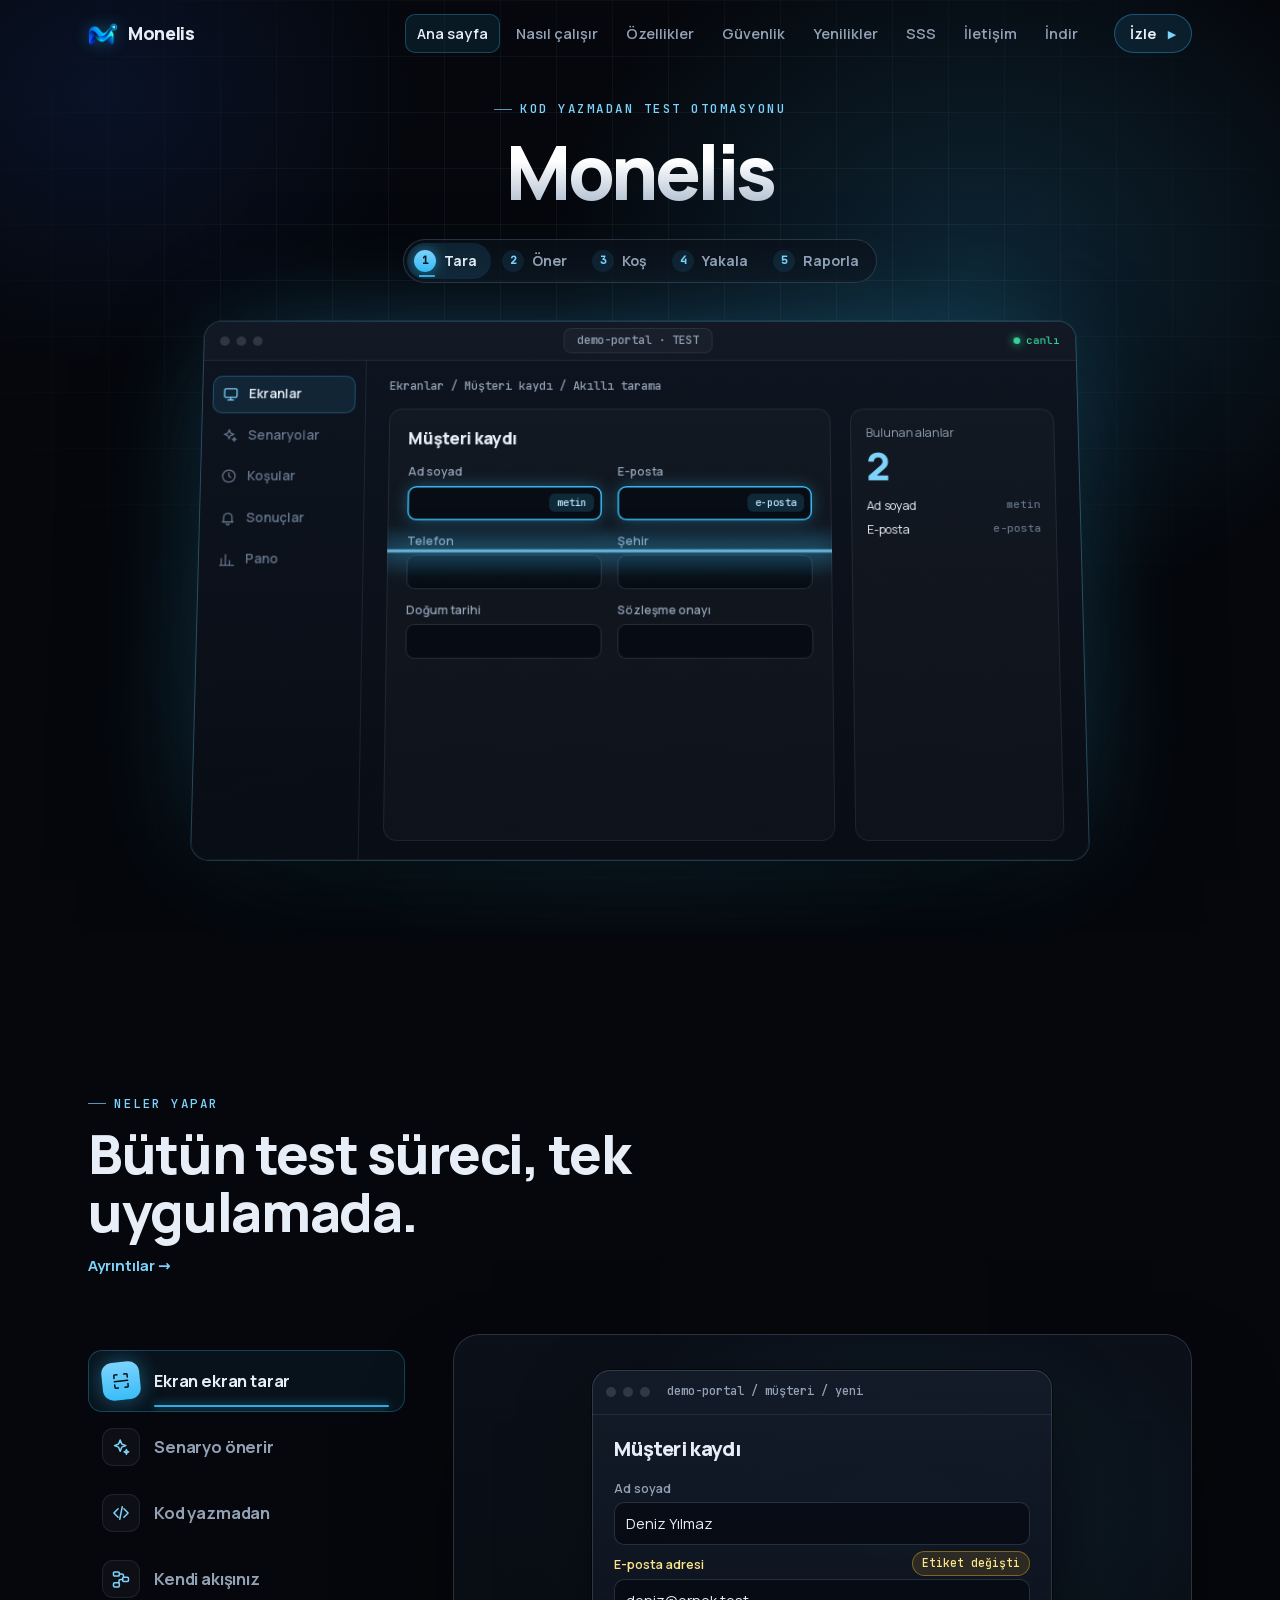
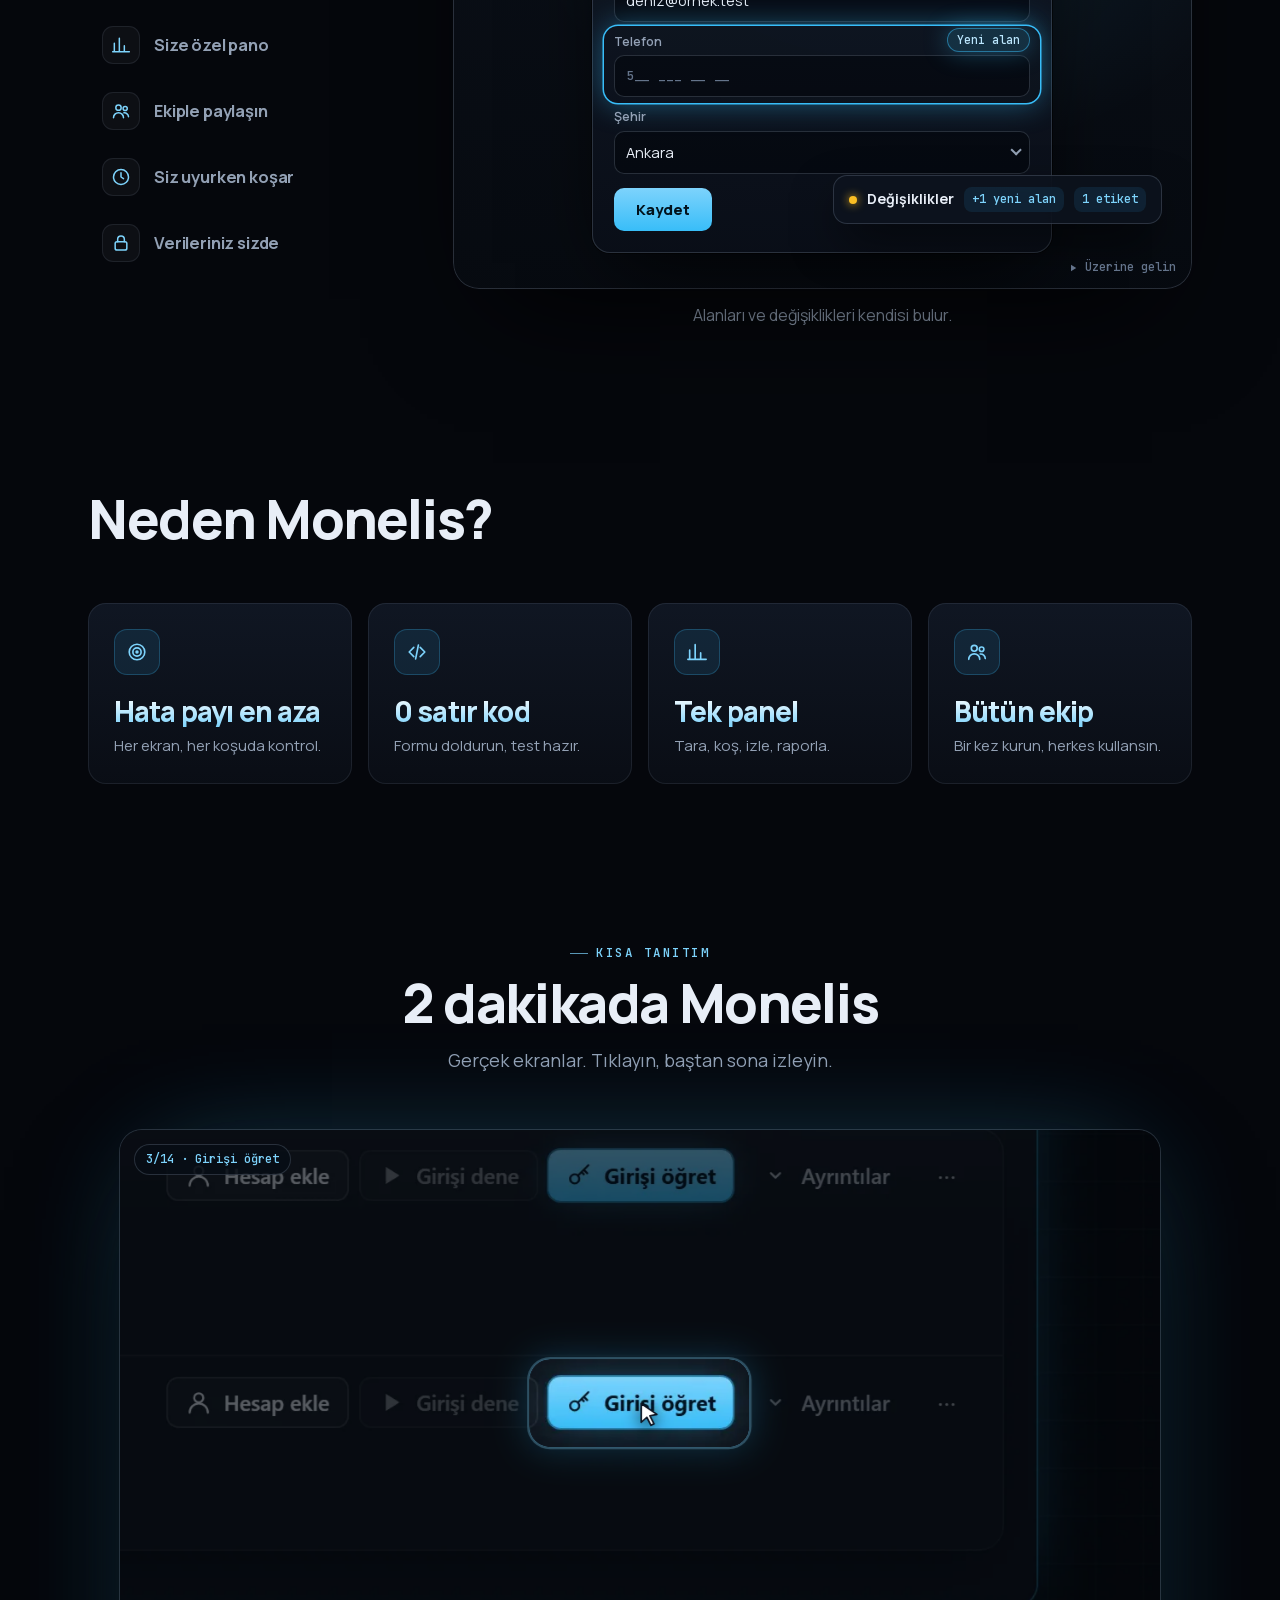
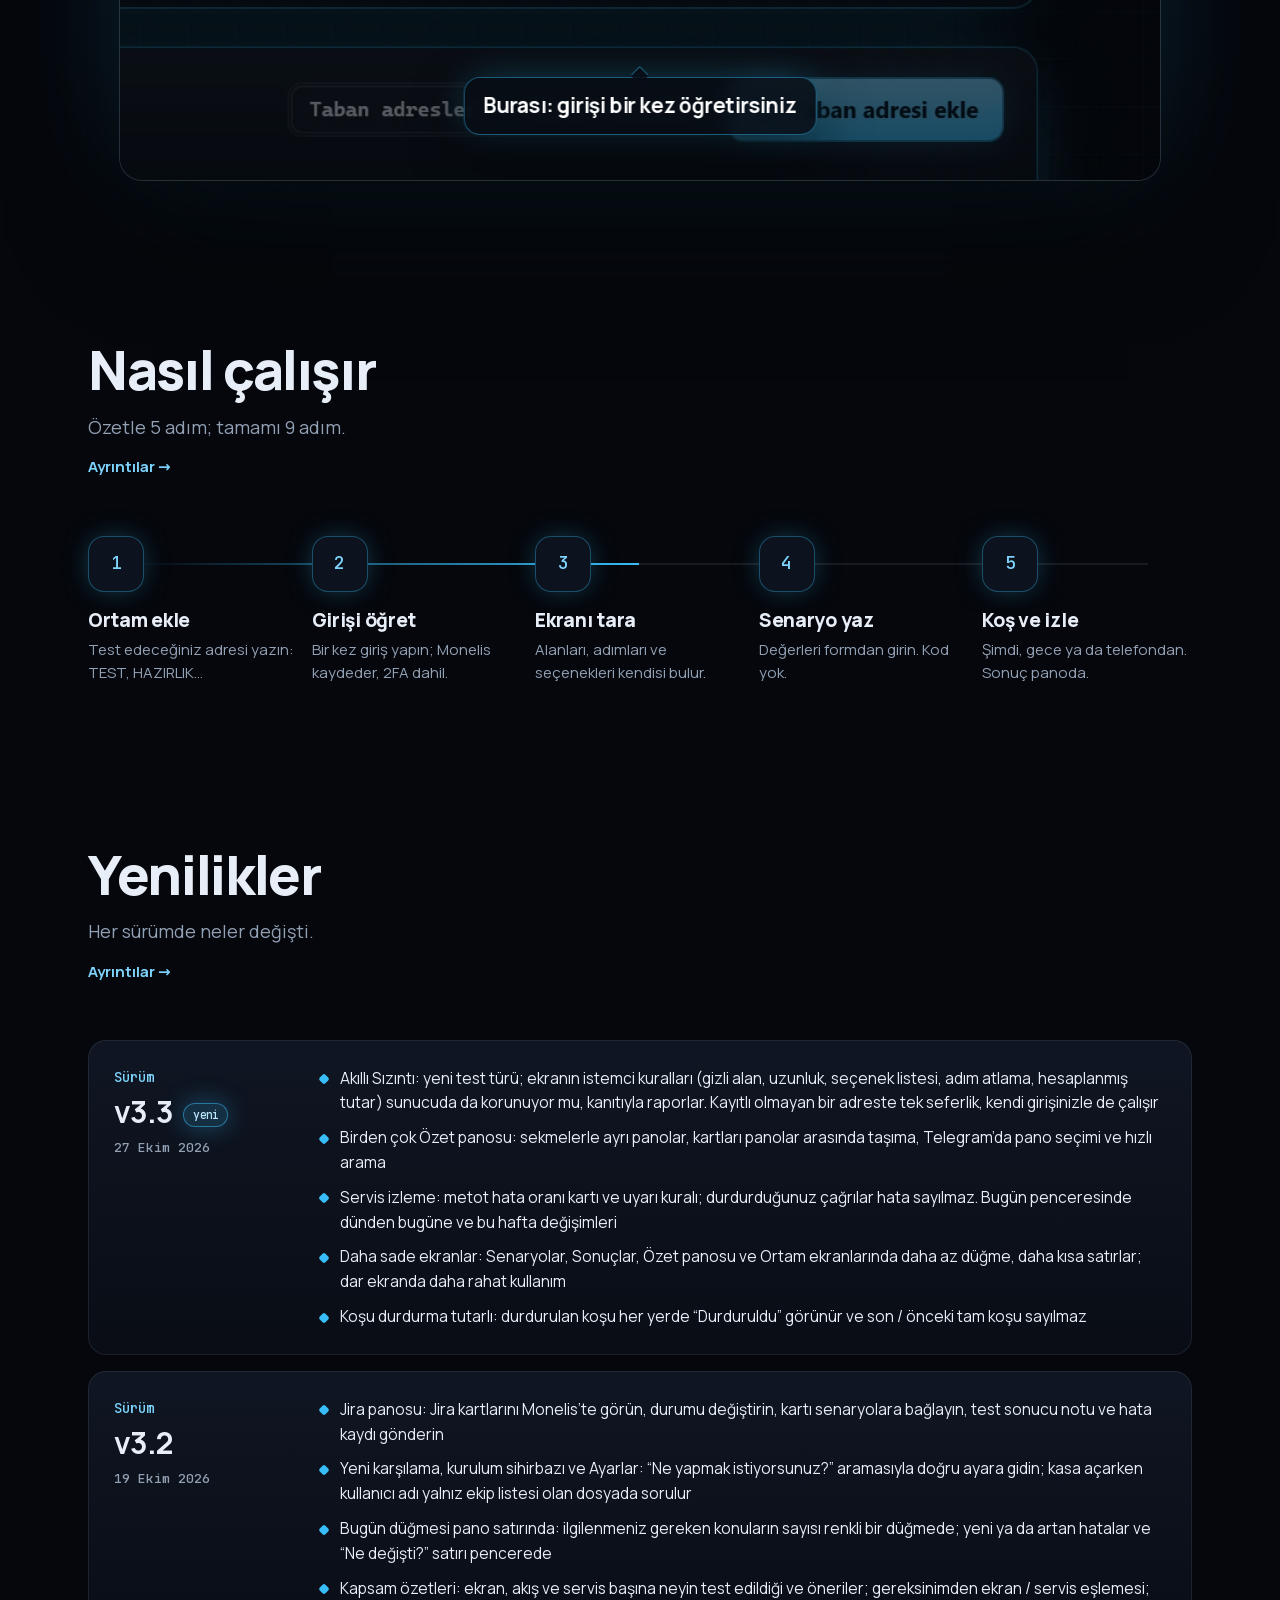
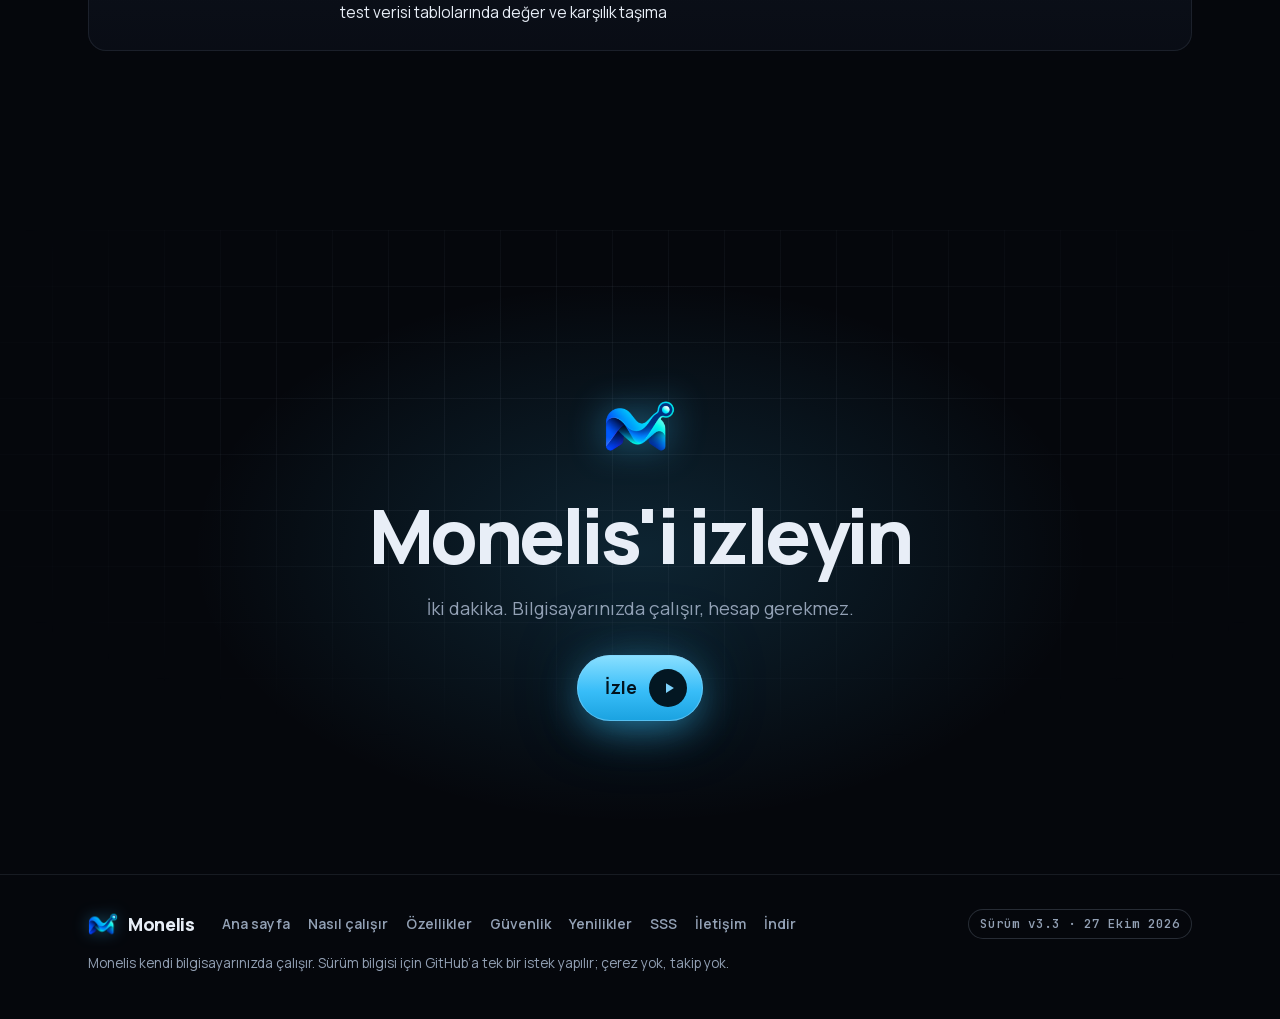
<file: index.html>
<!doctype html>
<html lang="tr">
<head>
  <meta charset="utf-8">
  <meta name="viewport" content="width=device-width, initial-scale=1, viewport-fit=cover">
  <title>Monelis</title>
  <meta name="description" content="Monelis: kod yazmadan web ekranı, SOAP/REST servis ve SQL testleri. Ekran değişikliklerini fark eder, gece koşar, sonucu telefonunuza gönderir. Kendi bilgisayarınızda, şifreli ve bulutsuz.">
  <meta name="theme-color" content="#05070c">
  <meta name="color-scheme" content="dark">
  <meta property="og:title" content="Monelis">
  <meta property="og:description" content="Kod yazmadan test otomasyonu. Kendi bilgisayarınızda, şifreli, bulutsuz.">
  <meta property="og:type" content="website">
  <meta property="og:image" content="assets/paylasim.png">
  <link rel="icon" href="assets/favicon.ico" sizes="16x16 32x32 48x48">
  <link rel="icon" type="image/png" sizes="32x32" href="assets/favicon-32.png">
  <link rel="icon" type="image/png" sizes="16x16" href="assets/favicon-16.png">
  <link rel="icon" type="image/png" sizes="48x48" href="assets/favicon-48.png">
  <link rel="preload" href="assets/yazitipleri/manrope-latin.woff2" as="font" type="font/woff2" crossorigin>
  <link rel="preload" href="assets/yazitipleri/manrope-latin-ext.woff2" as="font" type="font/woff2" crossorigin>
  <link rel="stylesheet" href="css/site.css">
  <script src="icerik.js" defer></script>
  <script src="assets/ekranlar/konumlar.js" defer></script>
  <script src="js/tur.js" defer></script>
  <script src="js/site.js" defer></script>
</head>
<body data-sayfa="ana">
  <a class="atla" href="#ana">İçeriğe geç</a>

  <!-- Monelis logosu (tekrar kullanılır; raster: assets/monelis-logo.png) -->
  <svg width="0" height="0" style="position:absolute" aria-hidden="true" focusable="false">
    <defs>
      <linearGradient id="kalkan-g" x1="0" y1="0" x2="1" y2="1">
        <stop offset="0" stop-color="#7dd3fc"/><stop offset=".55" stop-color="#38bdf8"/><stop offset="1" stop-color="#2563eb"/>
      </linearGradient>
      <symbol id="kalkan" viewBox="0 0 48 48"><image href="assets/monelis-logo.png" width="48" height="48"/></symbol>
      <symbol id="imlec" viewBox="0 0 24 24"><path d="M5 3l13.5 9.2-6.1 1.2 3.6 6.9-2.6 1.3-3.6-6.9L5 19z" fill="#fff" stroke="#0b1220" stroke-width="1.4" stroke-linejoin="round"/></symbol>
    </defs>
  </svg>

  <header class="ust" id="ust"></header>

  <main id="ana">
    <!-- ================= KAHRAMAN ================= -->
    <section class="kahraman" id="kahraman" aria-labelledby="kahraman-baslik">
      <div class="izgara-zemin" aria-hidden="true"></div>
      <div class="imlec-isigi" aria-hidden="true"></div>
      <div class="kahraman-ust">
        <span class="ust-etiket kahraman-etiket" data-metin="kahraman.etiket"></span>
        <h1 id="kahraman-baslik" class="kahraman-baslik" data-metin="kahraman.baslik">Monelis</h1>
      </div>
      <!-- Canlı demo: Monelis penceresinde tüm iş akışı döngüde oynar (Tara → Öner → Koş → Yakala → Raporla). -->
      <div class="demo" id="demo" aria-hidden="true">
        <ol class="demo-adimlar" id="demo-adimlar"></ol>
        <div class="demo-cerceve" id="demo-cerceve">
          <div class="demo-sahne" id="demo-sahne"></div>
        </div>
      </div>
    </section>

    <!-- ================= NELER YAPAR (üzerine gelince oynayan vitrin) ================= -->
    <section class="bolum vitrin" id="vitrin" aria-labelledby="vitrin-baslik">
      <div class="bolum-bas gorun" data-devami="ozellikler.html"><span class="ust-etiket" data-metin="vitrin.ust"></span><h2 id="vitrin-baslik" data-metin="vitrin.baslik"></h2></div>
      <div class="vitrin-kap gorun">
        <ol class="vitrin-liste" id="vitrin-liste" role="tablist" aria-label="Özellikler"></ol>
        <p class="vitrin-not" id="vitrin-not" aria-live="polite"></p>
        <div class="vitrin-sahne" id="vitrin-sahne">
          <div class="vitrin-panel" data-sahne="tarama" id="vitrin-tarama" role="tabpanel">
            <div class="sahne-gorsel tarama-gorsel" aria-hidden="true">
              <div class="pencere form-pencere">
                <div class="pencere-ust"><i></i><i></i><i></i><span class="pencere-adi">demo-portal / müşteri / yeni</span></div>
                <div class="form-govde">
                  <div class="form-baslik">Müşteri kaydı</div>
                  <div class="alan"><label>Ad soyad</label><div class="girdi">Deniz Yılmaz</div></div>
                  <div class="alan alan-etiket"><label><span class="eski">E-posta</span><span class="yeni">E-posta adresi</span></label><div class="girdi">deniz@ornek.test</div><span class="rozet rozet-sari">Etiket değişti</span></div>
                  <div class="alan alan-yeni"><div class="alan-ic"><label>Telefon</label><div class="girdi bos">5__ ___ __ __</div></div><span class="rozet rozet-mavi" data-metin="vitrin.liste.0.rozet">Yeni alan</span></div>
                  <div class="alan"><label>Şehir</label><div class="girdi secim">Ankara</div></div>
                  <div class="form-dugme">Kaydet</div>
                  <div class="tarama-isini"></div>
                </div>
              </div>
              <div class="fark-ozeti">
                <span class="nokta"></span><b>Değişiklikler</b>
                <span class="fark-cip" data-i="1">+1 yeni alan</span><span class="fark-cip" data-i="2">1 etiket</span>
              </div>
            </div>
          </div>
          <div class="vitrin-panel" data-sahne="oneri" id="vitrin-oneri" role="tabpanel">
            <div class="sahne-gorsel oneri-gorsel" aria-hidden="true">

            </div>
          </div>
          <div class="vitrin-panel" data-sahne="kodsuz" id="vitrin-kodsuz" role="tabpanel">
            <div class="sahne-gorsel kodsuz-gorsel" aria-hidden="true">
              <div class="pencere giris-pencere">
                <div class="pencere-ust"><i></i><i></i><i></i><span class="pencere-adi">demo-portal / giriş</span></div>
                <div class="giris-govde">
                  <svg class="giris-logo"><use href="#kalkan"/></svg>
                  <div class="alan"><label>Kullanıcı adı</label><div class="girdi" id="k-kullanici"><span class="yazi"></span><span class="imlec-cizgi"></span></div></div>
                  <div class="alan"><label>Parola</label><div class="girdi" id="k-parola"><span class="yazi"></span></div></div>
                  <div class="form-dugme giris-dugme">Giriş yap<span class="dalga"></span></div>
                </div>
                <svg class="sanal-imlec" id="k-imlec"><use href="#imlec"/></svg>
              </div>
              <div class="tarif-kart">
                <div class="tarif-baslik"><span class="kayit-nokta"></span>Giriş tarifi · TEST</div>
                <ol>
                  <li><b>1</b>Adres<code>/giris</code></li>
                  <li><b>2</b>Kullanıcı adı<code>#kullanici</code></li>
                  <li><b>3</b>Parola<code>#parola</code><em>kasada</em></li>
                  <li><b>4</b>Giriş düğmesi<code>button</code></li>
                  <li class="tamam"><b>✓</b>Başarı: “Oturumu kapat”</li>
                </ol>
              </div>
            </div>
          </div>
          <div class="vitrin-panel" data-sahne="akis" id="vitrin-akis" role="tabpanel">
            <div class="sahne-gorsel akis-gorsel" aria-hidden="true">

            </div>
          </div>
          <div class="vitrin-panel" data-sahne="pano" id="vitrin-pano" role="tabpanel">
            <div class="sahne-gorsel pano-gorsel" aria-hidden="true">

            </div>
          </div>
          <div class="vitrin-panel" data-sahne="ekip" id="vitrin-ekip" role="tabpanel">
            <div class="sahne-gorsel ekip-gorsel" aria-hidden="true">

            </div>
          </div>
          <div class="vitrin-panel" data-sahne="gece" id="vitrin-gece" role="tabpanel">
            <div class="sahne-gorsel gece-gorsel" aria-hidden="true">
              <div class="saat-kart">
                <div class="kadran">
                  <i class="akrep"></i><i class="yelkovan"></i><i class="merkez"></i>
                  <span class="ce c12"></span><span class="ce c3"></span><span class="ce c6"></span><span class="ce c9"></span>
                </div>
                <div class="dijital" id="g-saat">23:00</div>
                <ul class="plan-listesi">
                  <li data-i="0"><span class="durum"></span>Ekranlar<small>11 senaryo</small></li>
                  <li data-i="1"><span class="durum"></span>Servisler<small>SiparisServisi · Stok API</small></li>
                  <li data-i="2"><span class="durum"></span>SQL kontrolleri<small>3 sorgu</small></li>
                </ul>
              </div>
              <div class="pano-kart">
                <div class="pano-ust"><span>Koşu trendi</span><small>son 14 gece</small></div>
                <div class="cubuklar" id="g-cubuklar"></div>
              </div>
              <div class="sabah-kart">
                <span class="gunes"></span>
                <div><b data-metin="vitrin.liste.6.sabah.baslik"></b><span data-metin="vitrin.liste.6.sabah.satir"></span><small data-metin="vitrin.liste.6.sabah.dikkat"></small></div>
              </div>
            </div>
          </div>
          <div class="vitrin-panel" data-sahne="kasa" id="vitrin-kasa" role="tabpanel">
            <div class="sahne-gorsel kasa-gorsel" aria-hidden="true">
              <div class="kasa-sahne">
                <svg class="baglanti" viewBox="0 0 300 200" preserveAspectRatio="none"><path d="M4 196 C 90 180, 200 110, 296 6" fill="none" stroke="currentColor" stroke-width="2" stroke-dasharray="6 8" vector-effect="non-scaling-stroke"/></svg>
                <span class="kesik" aria-hidden="true">✕</span>
                <div class="bulut">
                  <svg viewBox="0 0 120 80"><path d="M32 68h58a20 20 0 0 0 2-39.9A28 28 0 0 0 38.5 22 23 23 0 0 0 32 68Z" fill="rgba(148,163,184,.06)" stroke="currentColor" stroke-width="3" stroke-linejoin="round"/></svg>
                  <span class="parca" style="--x:-40px;--y:-30px"></span><span class="parca" style="--x:30px;--y:-46px"></span><span class="parca" style="--x:52px;--y:10px"></span>
                  <span class="parca" style="--x:-56px;--y:16px"></span><span class="parca" style="--x:6px;--y:-60px"></span><span class="parca" style="--x:-14px;--y:40px"></span>
                </div>
                <div class="bilgisayar">
                  <div class="ekran-cerceve">
                    <div class="kasa">
                      <svg viewBox="0 0 120 140">
                        <path class="kilit-kol" d="M34 64V44a26 26 0 0 1 52 0v20" fill="none" stroke="url(#kalkan-g)" stroke-width="9" stroke-linecap="round"/>
                        <rect x="16" y="62" width="88" height="70" rx="16" fill="rgba(56,189,248,.1)" stroke="url(#kalkan-g)" stroke-width="3"/>
                        <circle cx="60" cy="92" r="8" fill="#38bdf8"/><path d="M60 98v14" stroke="#38bdf8" stroke-width="6" stroke-linecap="round"/>
                      </svg>
                      <span class="kasa-halka"></span>
                    </div>
                    <span class="kasa-etiket">AES-256</span>
                  </div>
                  <div class="taban"></div>
                  <small>Sizin bilgisayarınız</small>
                </div>
              </div>
            </div>
          </div>
          <span class="vitrin-ipucu" id="vitrin-ipucu" aria-hidden="true"><svg viewBox="0 0 24 24"><path d="M8 5.5v13l10.5-6.5z" fill="currentColor"/></svg><span></span></span>
        </div>
      </div>
    </section>

    <!-- ================= NEDEN MONELIS ================= -->
    <section class="bolum faydalar" id="faydalar" aria-labelledby="faydalar-baslik">
      <div class="bolum-bas gorun"><h2 id="faydalar-baslik" data-metin="faydalar.baslik"></h2></div>
      <div class="fayda-izgara" id="fayda-izgara"></div>
    </section>

    <!-- ================= KISA TANITIM (otomatik döngü) ================= -->
    <section class="tanitim bolum gorun" id="tanitim" aria-labelledby="tanitim-baslik">
      <div class="bolum-bas">
        <span class="ust-etiket" data-metin="tanitim.etiket"></span>
        <h2 id="tanitim-baslik" data-metin="tanitim.baslik"></h2>
        <p data-metin="tanitim.alt"></p>
      </div>
      <button class="tanitim-cerceve egik" type="button" id="tanitim-cerceve" data-egik aria-label="Tanıtım turunu oynat">
        <div class="tanitim-sahne" id="tanitim-sahne"></div>
        <span class="tanitim-oynat" aria-hidden="true"><svg viewBox="0 0 24 24"><path d="M8 5.5v13l10.5-6.5z" fill="currentColor"/></svg></span>
      </button>
    </section>

    <section class="bolum nasil" id="nasil" aria-labelledby="nasil-baslik">
      <div class="bolum-bas gorun" data-devami="nasil-calisir.html"><h2 id="nasil-baslik" data-metin="nasil.baslik"></h2><p data-metin="nasil.alt"></p></div>
      <ol class="surec" id="surec"></ol>
    </section>

    <section class="bolum yenilikler" id="yenilikler" aria-labelledby="yenilikler-baslik">
      <div class="bolum-bas gorun" data-devami="yenilikler.html"><h2 id="yenilikler-baslik" data-metin="yenilikler.baslik"></h2><p data-metin="yenilikler.alt"></p></div>
      <div class="surum-listesi" id="surum-listesi"></div>
    </section>

    <!-- 6) Kapanış -->
    <section class="kapanis" id="kapanis" aria-labelledby="kapanis-baslik">
      <div class="izgara-zemin" aria-hidden="true"></div>
      <div class="kapanis-ic gorun">
        <svg class="kalkan-buyuk kapanis-kalkan" aria-hidden="true"><use href="#kalkan"/></svg>
        <h2 id="kapanis-baslik" data-metin="kapanis.baslik"></h2>
        <p data-metin="kapanis.alt"></p>
        <button class="dugme dugme-ana izle-ac" type="button" data-manyetik>
          <span data-metin="kapanis.dugme">İzle</span>
          <span class="oynat-daire" aria-hidden="true"><svg viewBox="0 0 24 24"><path d="M8 5.5v13l10.5-6.5z" fill="currentColor"/></svg></span>
        </button>
      </div>
    </section>
  </main>

  <footer class="alt" id="alt"></footer>


  <noscript><p class="noscript">Monelis: kod yazmadan web, servis ve SQL testleri; kendi bilgisayarınızda, şifreli ve bulutsuz. Bu sayfanın animasyonları için JavaScript gerekir.</p></noscript>
</body>
</html>
</file>
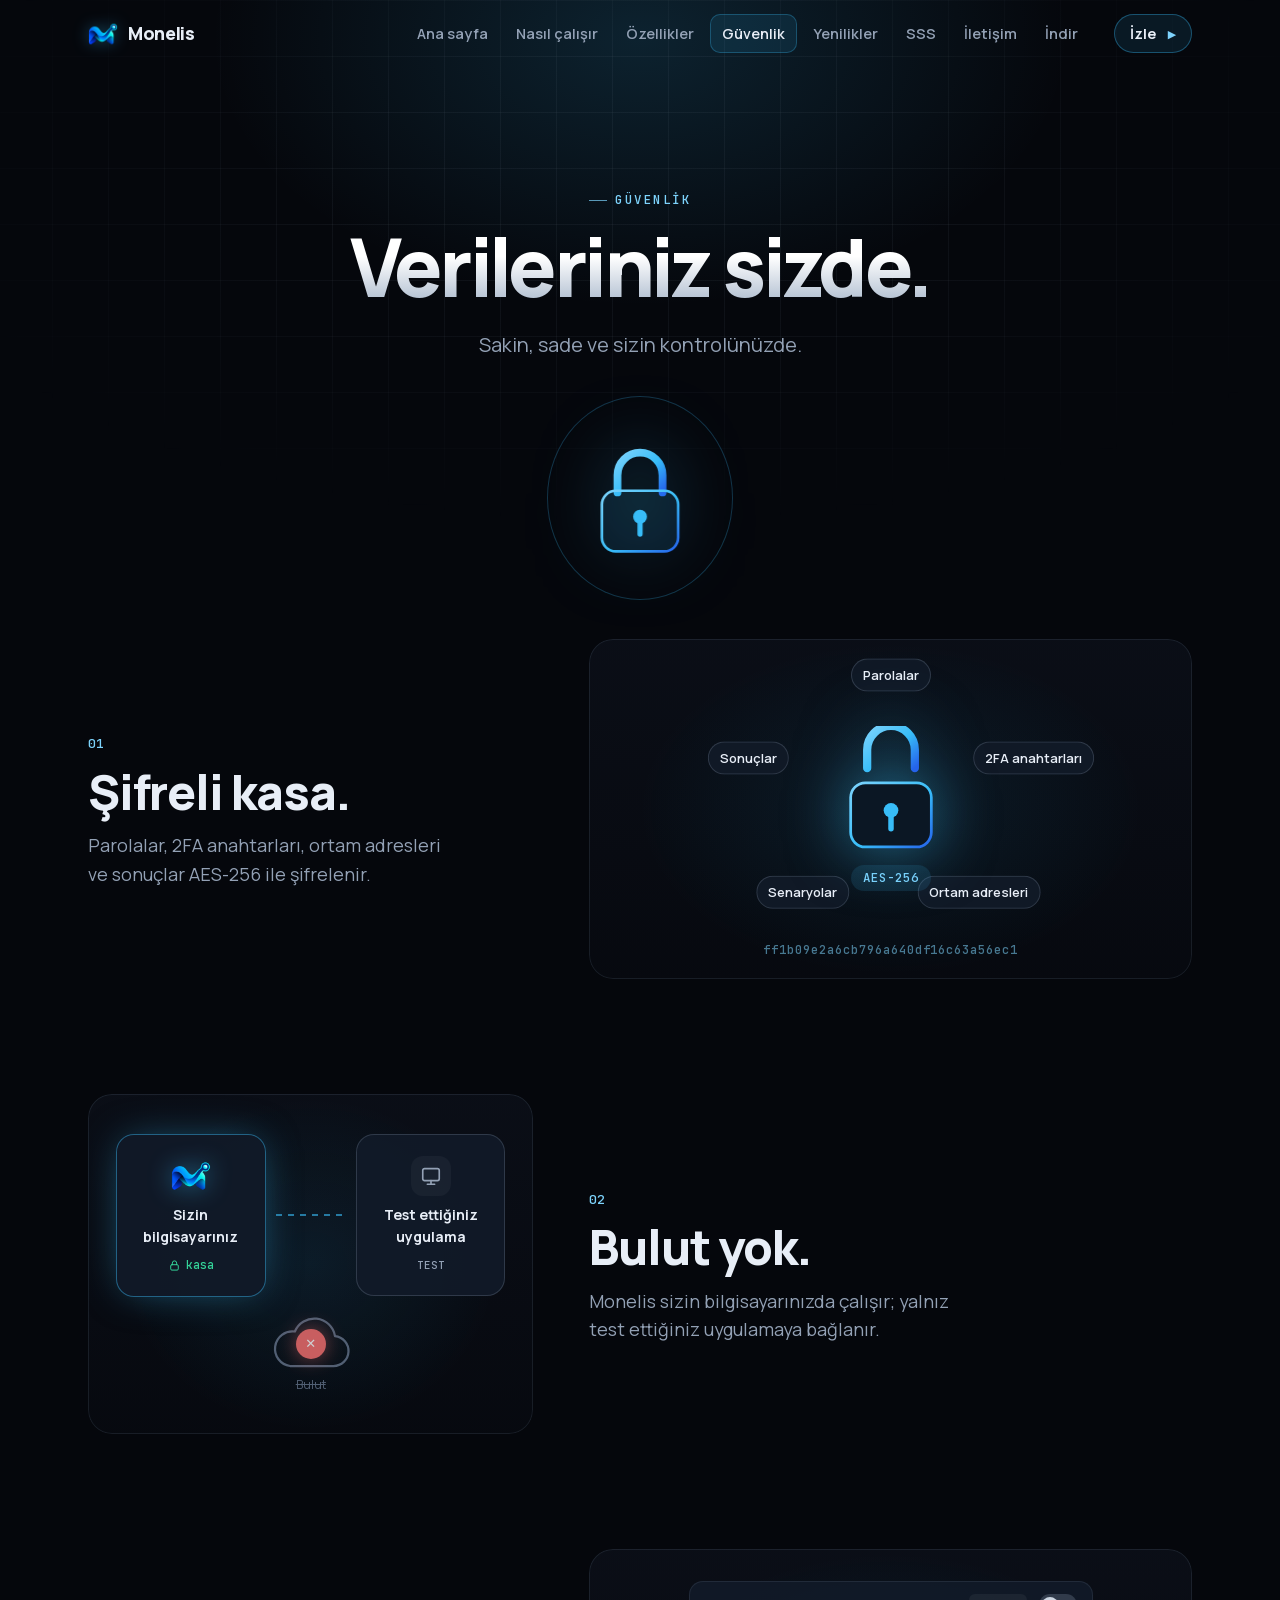
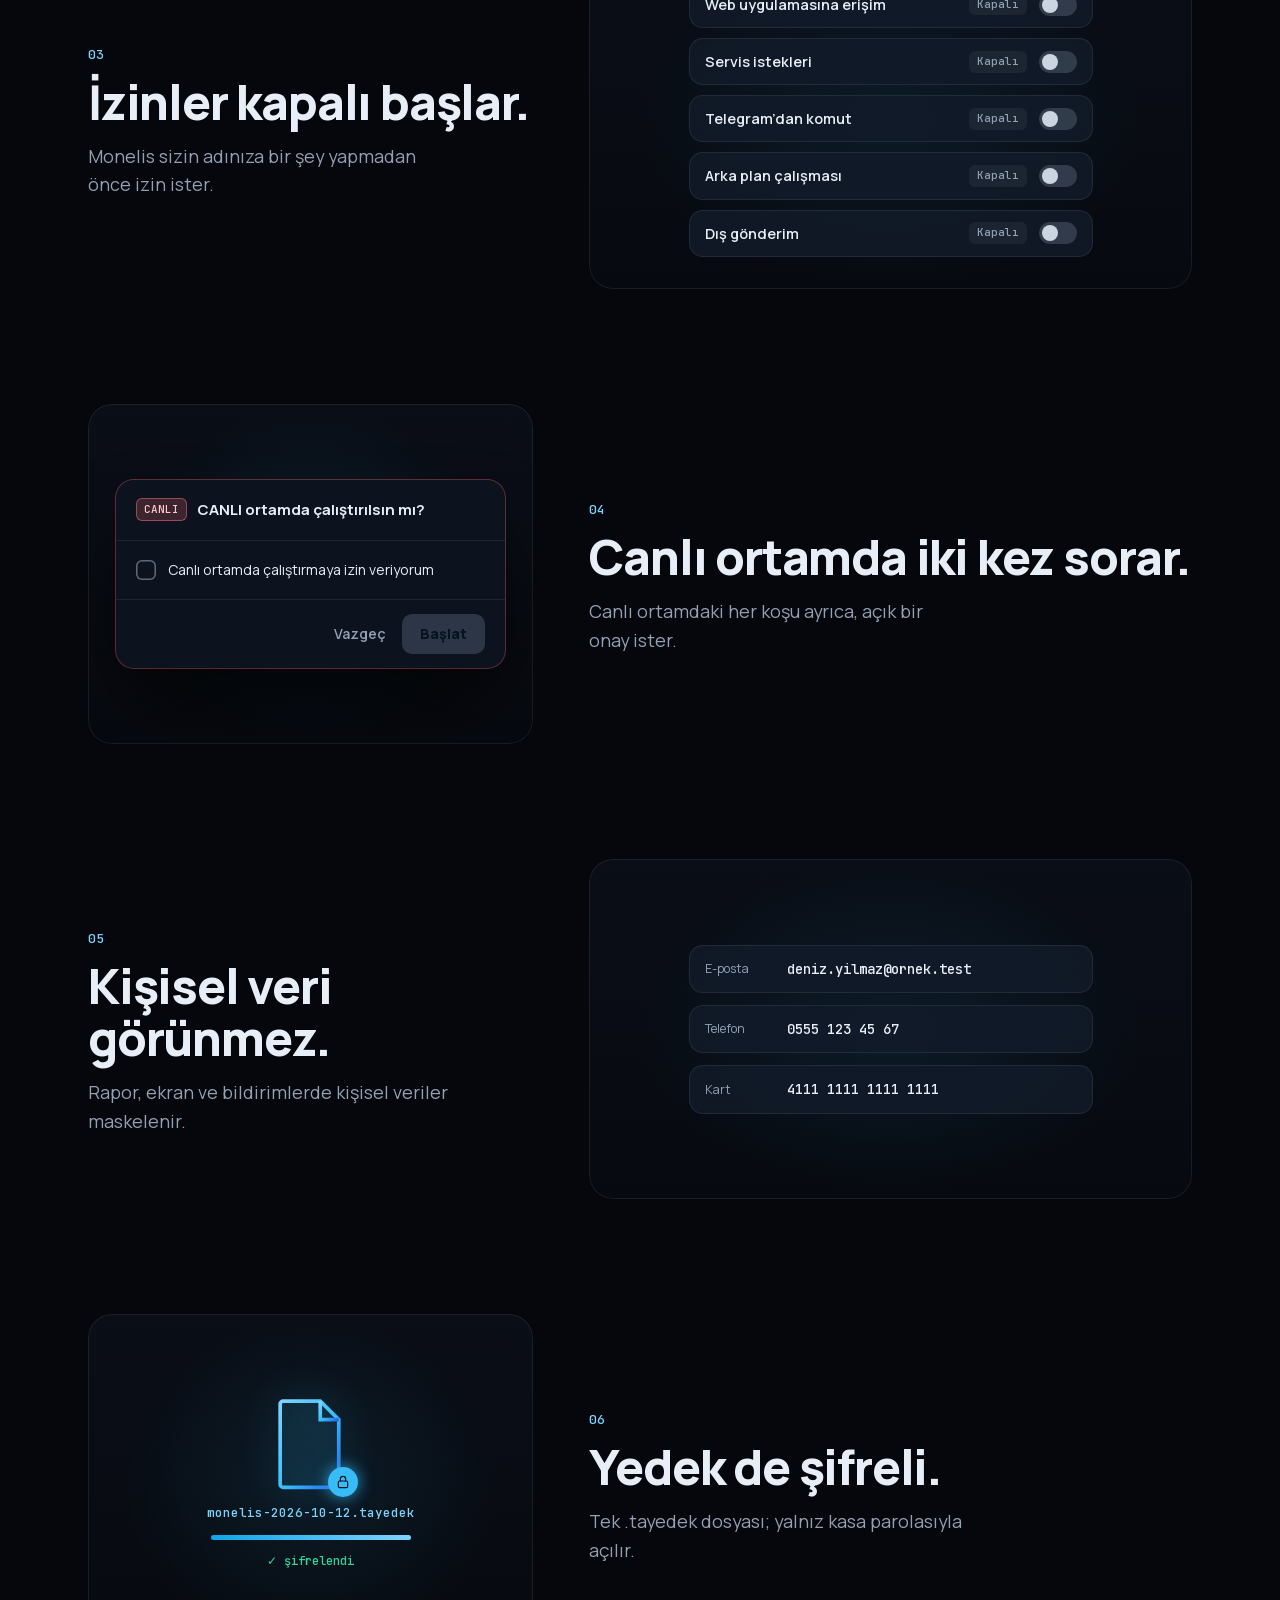
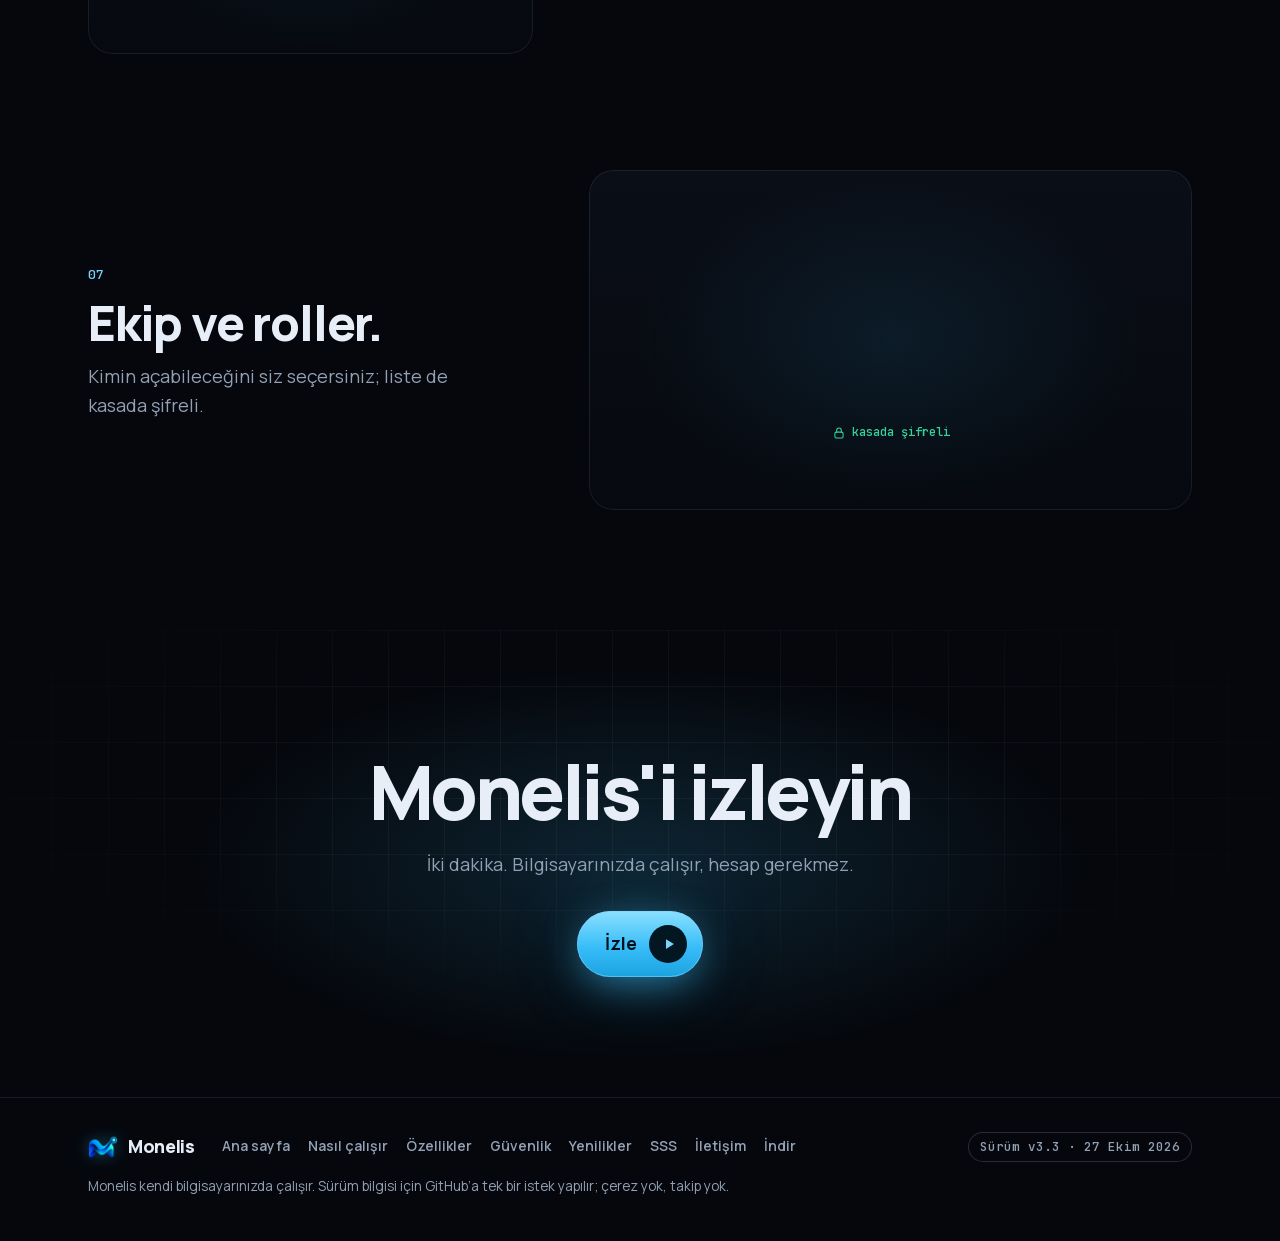
<file: guvenlik.html>
<!doctype html>
<html lang="tr">
<head>
  <meta charset="utf-8">
  <meta name="viewport" content="width=device-width, initial-scale=1, viewport-fit=cover">
  <title>Güvenlik — Monelis</title>
  <meta name="description" content="Monelis güvenliği: AES-256 şifreli yerel kasa, bulut yok, izinler kapalı başlar, canlı ortam onayı, kişisel veri maskesi, şifreli yedek, ekip rolleri.">
  <meta name="theme-color" content="#05070c">
  <meta name="color-scheme" content="dark">
  <meta property="og:title" content="Güvenlik — Monelis">
  <meta property="og:description" content="Monelis güvenliği: AES-256 şifreli yerel kasa, bulut yok, izinler kapalı başlar, canlı ortam onayı, kişisel veri maskesi, şifreli yedek, ekip rolleri.">
  <meta property="og:type" content="website">
  <meta property="og:image" content="assets/paylasim.png">
  <link rel="icon" href="assets/favicon.ico" sizes="16x16 32x32 48x48">
  <link rel="icon" type="image/png" sizes="32x32" href="assets/favicon-32.png">
  <link rel="icon" type="image/png" sizes="16x16" href="assets/favicon-16.png">
  <link rel="icon" type="image/png" sizes="48x48" href="assets/favicon-48.png">
  <link rel="preload" href="assets/yazitipleri/manrope-latin.woff2" as="font" type="font/woff2" crossorigin>
  <link rel="preload" href="assets/yazitipleri/manrope-latin-ext.woff2" as="font" type="font/woff2" crossorigin>
  <link rel="stylesheet" href="css/site.css">
  <script src="icerik.js" defer></script>
  <script src="assets/ekranlar/konumlar.js" defer></script>
  <script src="js/tur.js" defer></script>
  <script src="js/sayfalar.js" defer></script>
  <script src="js/site.js" defer></script>
</head>
<body data-sayfa="guvenlik">
  <a class="atla" href="#ana">İçeriğe geç</a>

  <!-- Monelis logosu (tekrar kullanılır; raster: assets/monelis-logo.png) -->
  <svg width="0" height="0" style="position:absolute" aria-hidden="true" focusable="false">
    <defs>
      <linearGradient id="kalkan-g" x1="0" y1="0" x2="1" y2="1">
        <stop offset="0" stop-color="#7dd3fc"/><stop offset=".55" stop-color="#38bdf8"/><stop offset="1" stop-color="#2563eb"/>
      </linearGradient>
      <symbol id="kalkan" viewBox="0 0 48 48"><image href="assets/monelis-logo.png" width="48" height="48"/></symbol>
      <symbol id="imlec" viewBox="0 0 24 24"><path d="M5 3l13.5 9.2-6.1 1.2 3.6 6.9-2.6 1.3-3.6-6.9L5 19z" fill="#fff" stroke="#0b1220" stroke-width="1.4" stroke-linejoin="round"/></symbol>
    </defs>
  </svg>

  <header class="ust" id="ust"></header>

  <main id="ana">
    <section class="sayfa-bas" aria-labelledby="sayfa-baslik">
      <div class="izgara-zemin" aria-hidden="true"></div>
      <div class="imlec-isigi" aria-hidden="true"></div>
      <div class="sayfa-bas-ic">
        <span class="ust-etiket" data-metin="guvenlikSayfa.ust"></span>
        <h1 id="sayfa-baslik" class="sayfa-baslik" data-metin="guvenlikSayfa.baslik"></h1>
        <p class="sayfa-alt" data-metin="guvenlikSayfa.alt"></p>
        <div class="bas-kasa" aria-hidden="true">
          <svg viewBox="0 0 120 140"><path class="kilit-kol" d="M34 64V44a26 26 0 0 1 52 0v20" fill="none" stroke="url(#kalkan-g)" stroke-width="9" stroke-linecap="round"/><rect x="16" y="62" width="88" height="70" rx="16" fill="rgba(56,189,248,.1)" stroke="url(#kalkan-g)" stroke-width="3"/><circle cx="60" cy="92" r="8" fill="#38bdf8"/><path d="M60 98v14" stroke="#38bdf8" stroke-width="6" stroke-linecap="round"/></svg>
        </div>
      </div>
    </section>
    <div class="guvenlik-bloklari" id="guvenlik-bloklari"></div>
    <section class="kapanis kapanis-kucuk" aria-labelledby="kapanis-baslik">
      <div class="izgara-zemin" aria-hidden="true"></div>
      <div class="kapanis-ic gorun">
        <h2 id="kapanis-baslik" data-metin="kapanis.baslik"></h2>
        <p data-metin="kapanis.alt"></p>
        <button class="dugme dugme-ana izle-ac" type="button" data-manyetik>
          <span data-metin="kapanis.dugme">İzle</span>
          <span class="oynat-daire" aria-hidden="true"><svg viewBox="0 0 24 24"><path d="M8 5.5v13l10.5-6.5z" fill="currentColor"/></svg></span>
        </button>
      </div>
    </section>
  </main>

  <footer class="alt" id="alt"></footer>
  <noscript><p class="noscript">Monelis verinizi kendi bilgisayarınızda, AES-256 şifreli kasada tutar; bulut yoktur, izinler kapalı başlar.</p></noscript>
</body>
</html>
</file>
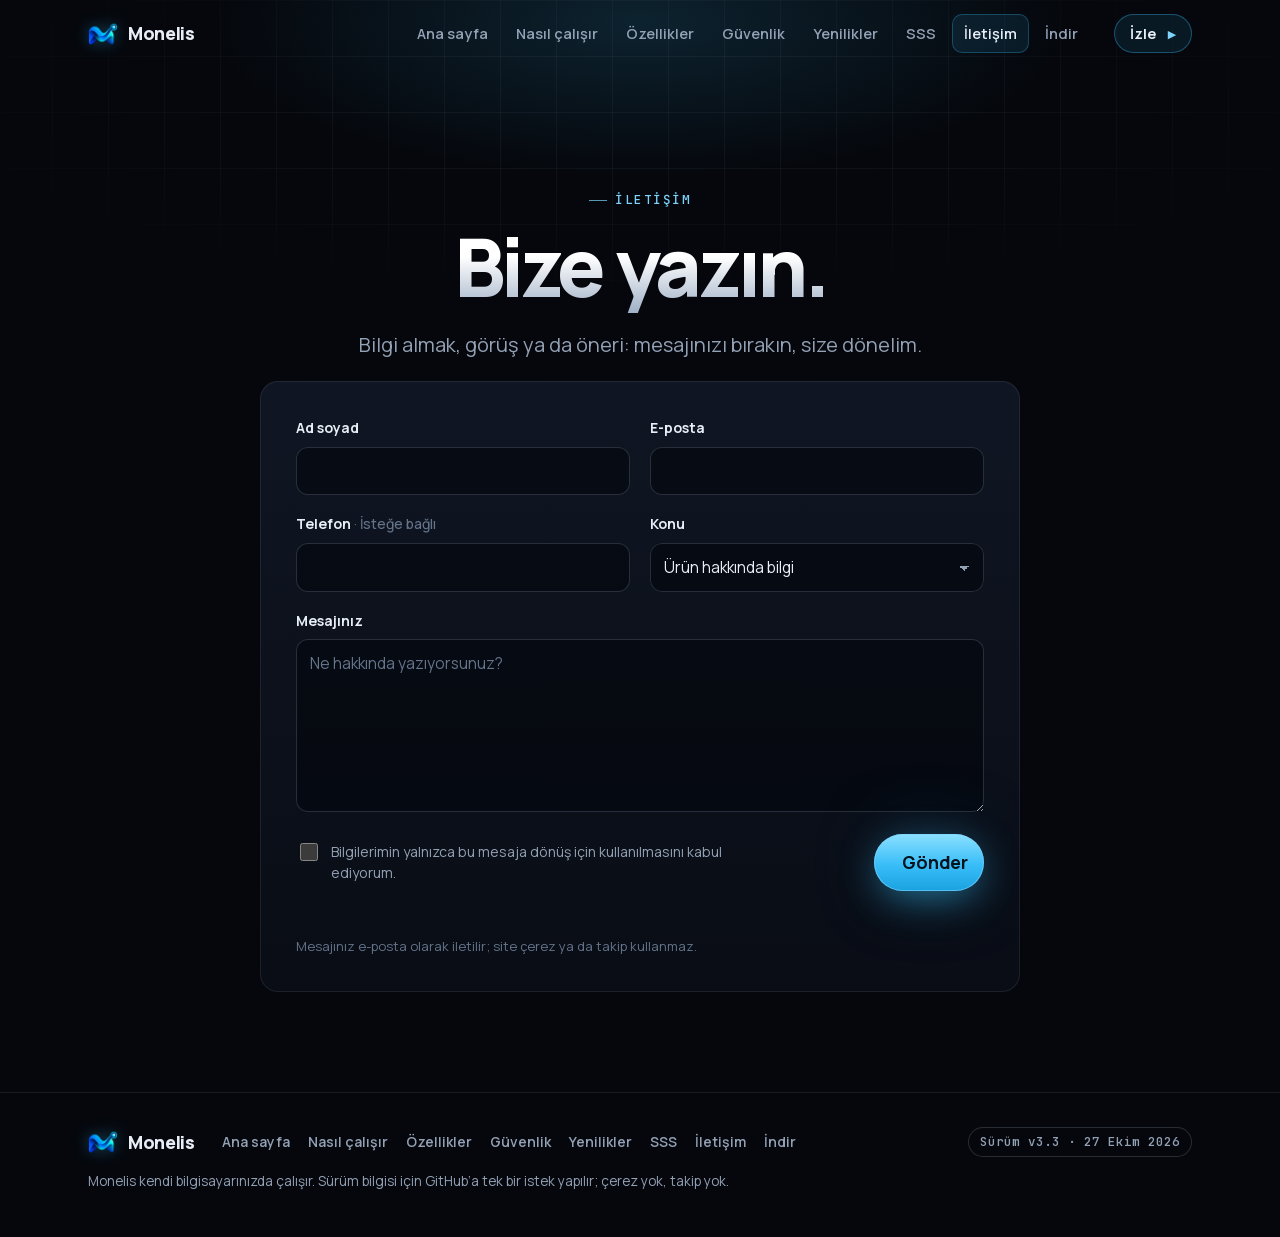
<file: iletisim.html>
<!doctype html>
<html lang="tr">
<head>
  <meta charset="utf-8">
  <meta name="viewport" content="width=device-width, initial-scale=1, viewport-fit=cover">
  <title>İletişim — Monelis</title>
  <meta name="description" content="Monelis hakkında bilgi almak, görüş ya da öneri iletmek için bize yazın.">
  <meta name="theme-color" content="#05070c">
  <meta name="color-scheme" content="dark">
  <meta property="og:title" content="İletişim — Monelis">
  <meta property="og:description" content="Monelis hakkında bilgi almak, görüş ya da öneri iletmek için bize yazın.">
  <meta property="og:type" content="website">
  <meta property="og:image" content="assets/paylasim.png">
  <link rel="icon" href="assets/favicon.ico" sizes="16x16 32x32 48x48">
  <link rel="icon" type="image/png" sizes="32x32" href="assets/favicon-32.png">
  <link rel="icon" type="image/png" sizes="16x16" href="assets/favicon-16.png">
  <link rel="icon" type="image/png" sizes="48x48" href="assets/favicon-48.png">
  <link rel="preload" href="assets/yazitipleri/manrope-latin.woff2" as="font" type="font/woff2" crossorigin>
  <link rel="preload" href="assets/yazitipleri/manrope-latin-ext.woff2" as="font" type="font/woff2" crossorigin>
  <link rel="stylesheet" href="css/site.css">
  <script src="icerik.js" defer></script>
  <script src="assets/ekranlar/konumlar.js" defer></script>
  <script src="js/tur.js" defer></script>
  <script src="js/sayfalar.js" defer></script>
  <script src="js/site.js" defer></script>
</head>
<body data-sayfa="iletisim">
  <a class="atla" href="#ana">İçeriğe geç</a>

  <!-- Monelis logosu (tekrar kullanılır; raster: assets/monelis-logo.png) -->
  <svg width="0" height="0" style="position:absolute" aria-hidden="true" focusable="false">
    <defs>
      <linearGradient id="kalkan-g" x1="0" y1="0" x2="1" y2="1">
        <stop offset="0" stop-color="#7dd3fc"/><stop offset=".55" stop-color="#38bdf8"/><stop offset="1" stop-color="#2563eb"/>
      </linearGradient>
      <symbol id="kalkan" viewBox="0 0 48 48"><image href="assets/monelis-logo.png" width="48" height="48"/></symbol>
      <symbol id="imlec" viewBox="0 0 24 24"><path d="M5 3l13.5 9.2-6.1 1.2 3.6 6.9-2.6 1.3-3.6-6.9L5 19z" fill="#fff" stroke="#0b1220" stroke-width="1.4" stroke-linejoin="round"/></symbol>
    </defs>
  </svg>

  <header class="ust" id="ust"></header>

  <main id="ana">
    <section class="sayfa-bas sayfa-bas-kisa" aria-labelledby="sayfa-baslik">
      <div class="izgara-zemin" aria-hidden="true"></div>
      <div class="imlec-isigi" aria-hidden="true"></div>
      <div class="sayfa-bas-ic">
        <span class="ust-etiket" data-metin="iletisimSayfa.ust"></span>
        <h1 id="sayfa-baslik" class="sayfa-baslik" data-metin="iletisimSayfa.baslik"></h1>
        <p class="sayfa-alt" data-metin="iletisimSayfa.alt"></p>
      </div>
    </section>
    <section class="bolum iletisim" aria-label="İletişim formu">
      <div class="iletisim-kap" id="iletisim-kap"></div>
    </section>
  </main>

  <footer class="alt" id="alt"></footer>
  <noscript><p class="noscript">İletişim formu için JavaScript gerekir.</p></noscript>
</body>
</html>
</file>
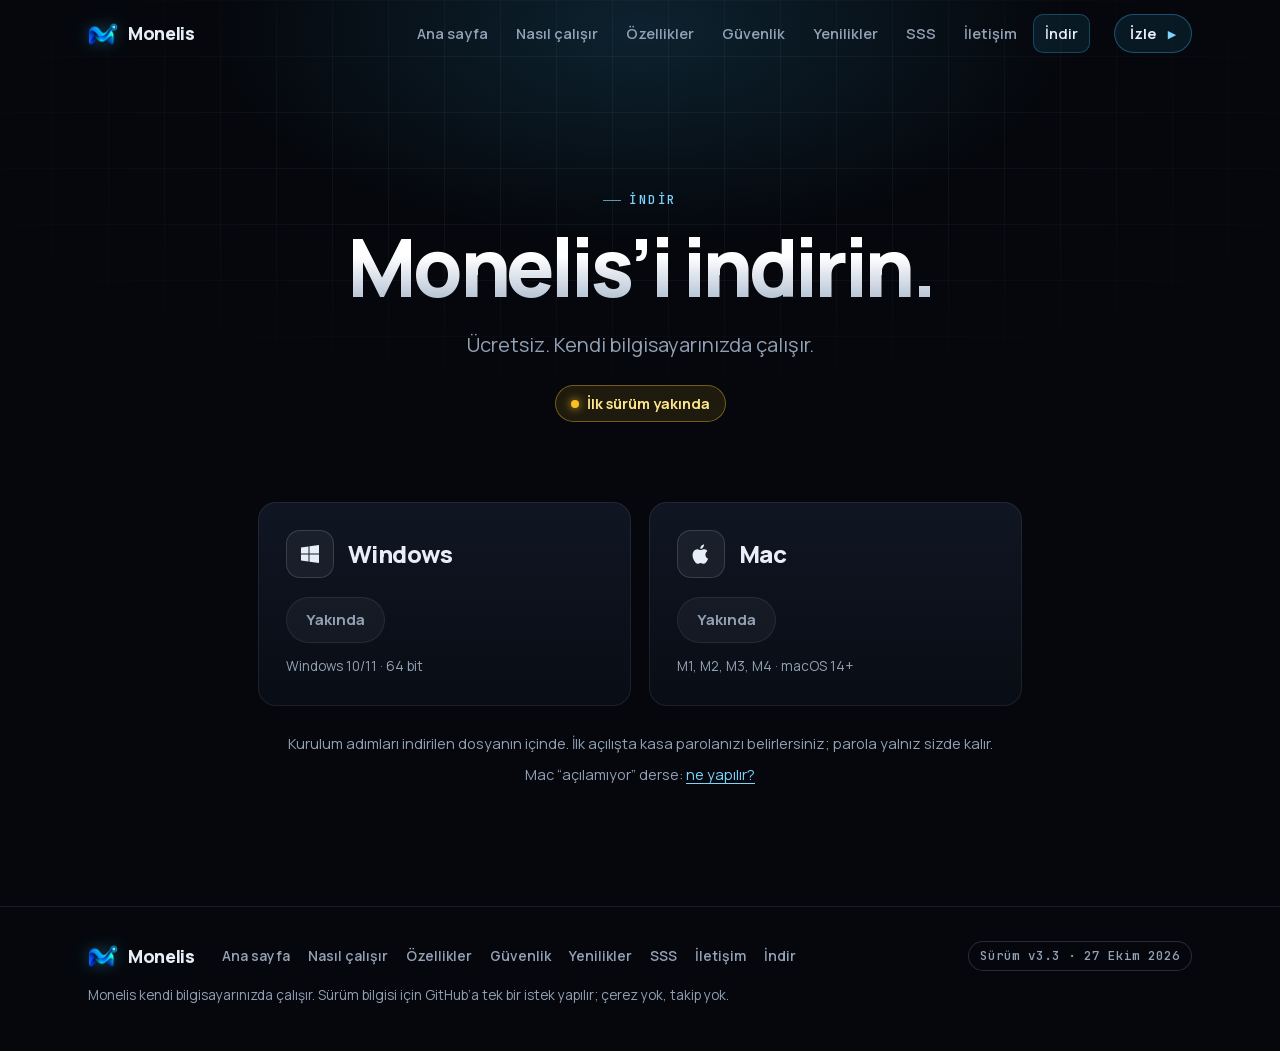
<file: indir.html>
<!doctype html>
<html lang="tr">
<head>
  <meta charset="utf-8">
  <meta name="viewport" content="width=device-width, initial-scale=1, viewport-fit=cover">
  <title>İndir — Monelis</title>
  <meta name="description" content="Monelis’i indirin: Windows 10/11 ve Mac (Apple Silicon, Intel). Kurulum üç adım.">
  <meta name="theme-color" content="#05070c">
  <meta name="color-scheme" content="dark">
  <meta property="og:title" content="İndir — Monelis">
  <meta property="og:description" content="Monelis’i indirin: Windows 10/11 ve Mac (Apple Silicon, Intel). Kurulum üç adım.">
  <meta property="og:type" content="website">
  <meta property="og:image" content="assets/paylasim.png">
  <link rel="icon" href="assets/favicon.ico" sizes="16x16 32x32 48x48">
  <link rel="icon" type="image/png" sizes="32x32" href="assets/favicon-32.png">
  <link rel="icon" type="image/png" sizes="16x16" href="assets/favicon-16.png">
  <link rel="icon" type="image/png" sizes="48x48" href="assets/favicon-48.png">
  <link rel="preload" href="assets/yazitipleri/manrope-latin.woff2" as="font" type="font/woff2" crossorigin>
  <link rel="preload" href="assets/yazitipleri/manrope-latin-ext.woff2" as="font" type="font/woff2" crossorigin>
  <link rel="stylesheet" href="css/site.css">
  <script src="icerik.js" defer></script>
  <script src="assets/ekranlar/konumlar.js" defer></script>
  <script src="js/tur.js" defer></script>
  <script src="js/sayfalar.js" defer></script>
  <script src="js/site.js" defer></script>
</head>
<body data-sayfa="indir">
  <a class="atla" href="#ana">İçeriğe geç</a>

  <!-- Monelis logosu (tekrar kullanılır; raster: assets/monelis-logo.png) -->
  <svg width="0" height="0" style="position:absolute" aria-hidden="true" focusable="false">
    <defs>
      <linearGradient id="kalkan-g" x1="0" y1="0" x2="1" y2="1">
        <stop offset="0" stop-color="#7dd3fc"/><stop offset=".55" stop-color="#38bdf8"/><stop offset="1" stop-color="#2563eb"/>
      </linearGradient>
      <symbol id="kalkan" viewBox="0 0 48 48"><image href="assets/monelis-logo.png" width="48" height="48"/></symbol>
      <symbol id="imlec" viewBox="0 0 24 24"><path d="M5 3l13.5 9.2-6.1 1.2 3.6 6.9-2.6 1.3-3.6-6.9L5 19z" fill="#fff" stroke="#0b1220" stroke-width="1.4" stroke-linejoin="round"/></symbol>
    </defs>
  </svg>

  <header class="ust" id="ust"></header>

  <main id="ana">
    <section class="sayfa-bas" aria-labelledby="sayfa-baslik">
      <div class="izgara-zemin" aria-hidden="true"></div>
      <div class="imlec-isigi" aria-hidden="true"></div>
      <div class="sayfa-bas-ic">
        <span class="ust-etiket" data-metin="indir.ust"></span>
        <h1 id="sayfa-baslik" class="sayfa-baslik" data-metin="indir.baslik"></h1>
        <p class="sayfa-alt" data-metin="indir.alt"></p>
        <p class="indir-durum" id="indir-durum" aria-live="polite"></p>
      </div>
    </section>
    <section class="bolum indir-bolumu" aria-label="İndirme ve kurulum">
      <div class="indir-izgara" id="indir-izgara"></div>
      <p class="indir-ilk gorun" data-metin="indir.ilkAcilis"></p>
    </section>
  </main>

  <footer class="alt" id="alt"></footer>
  <noscript><p class="noscript">İndirme: https://github.com/monelisapp/indir/releases/latest</p></noscript>
</body>
</html>
</file>
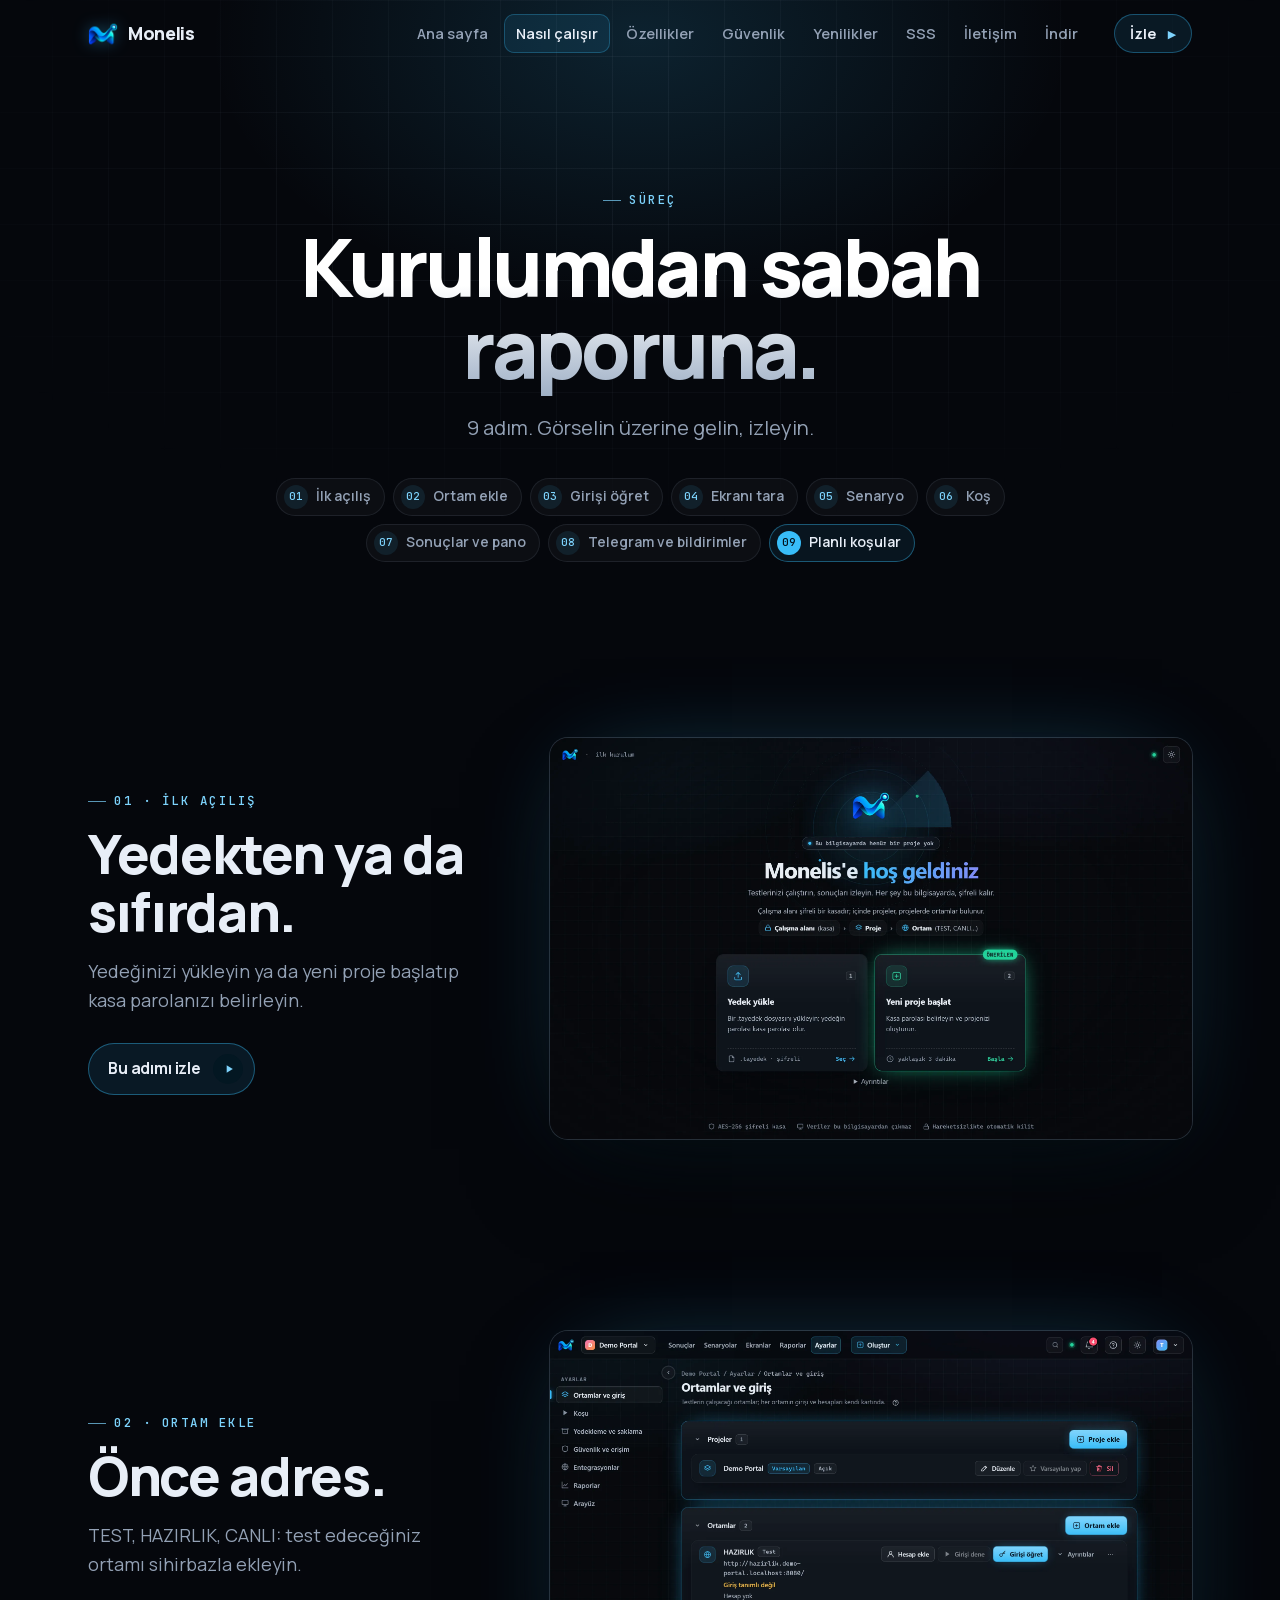
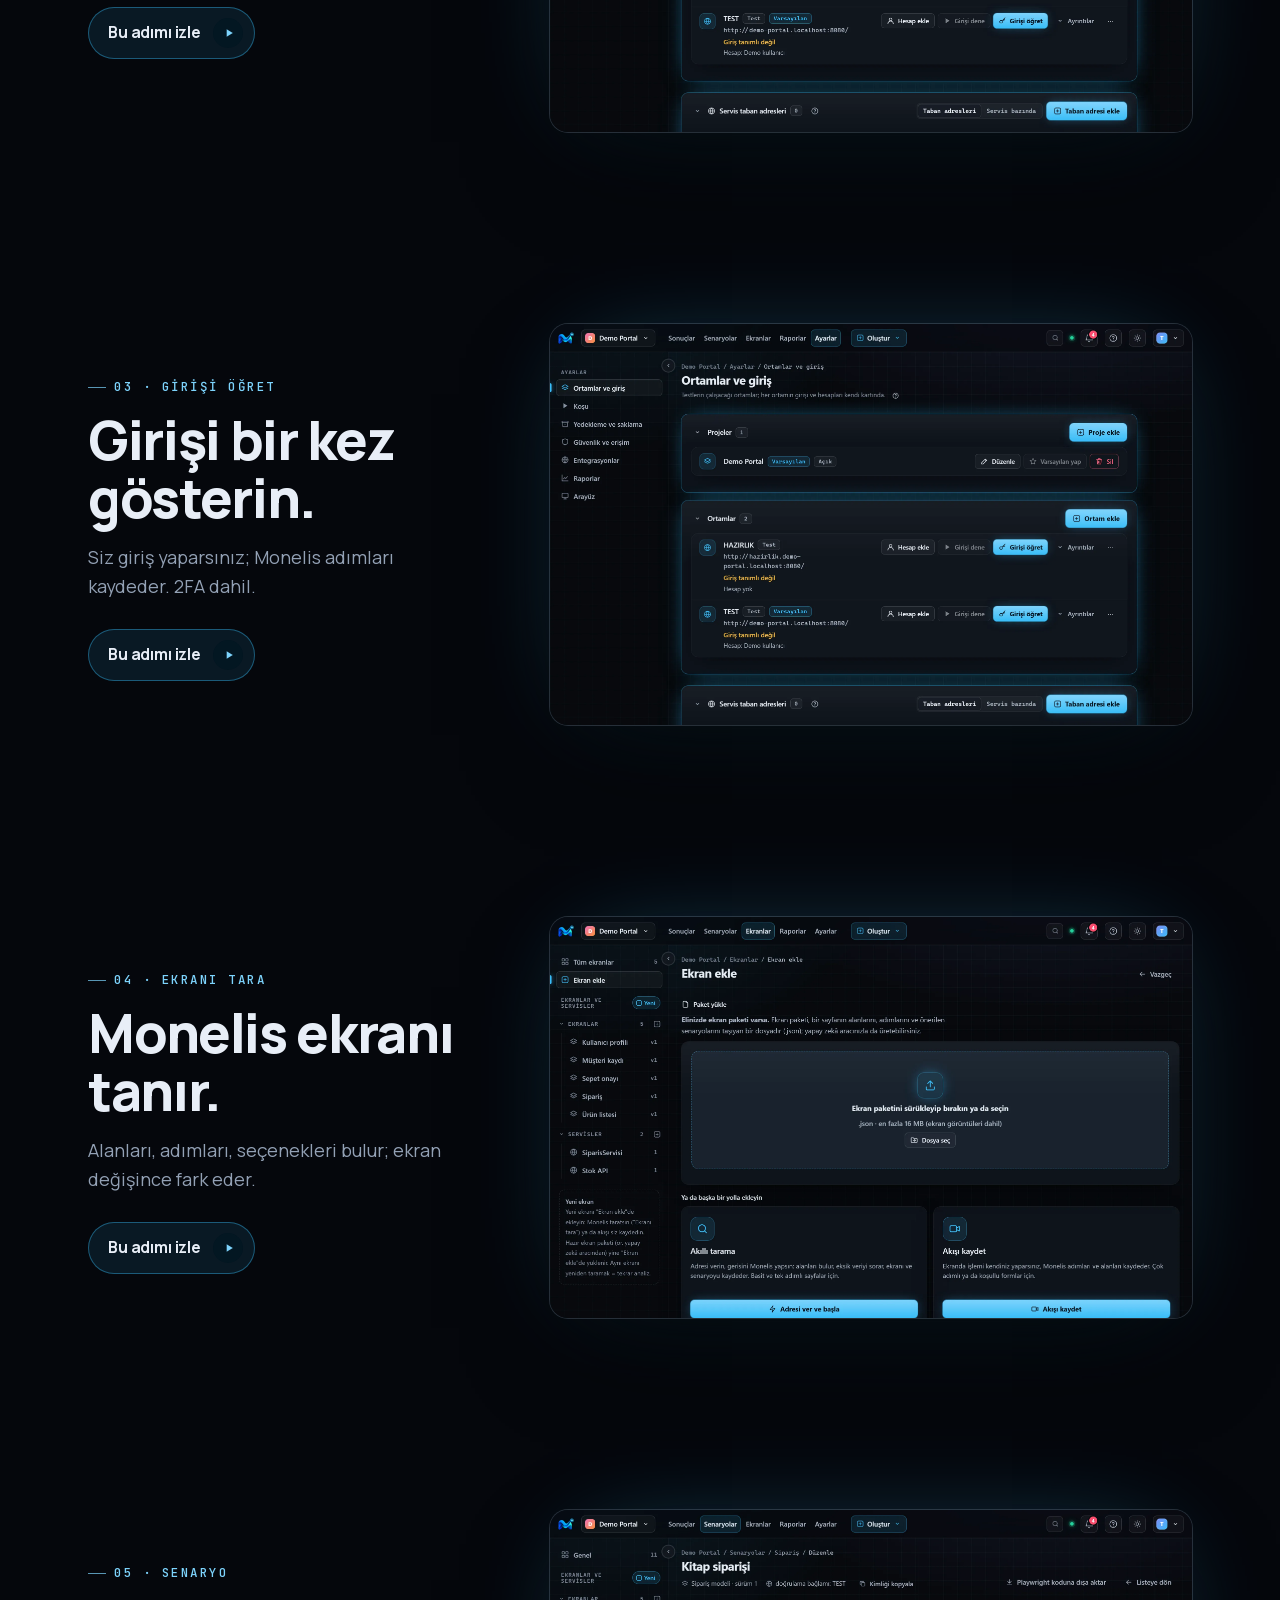
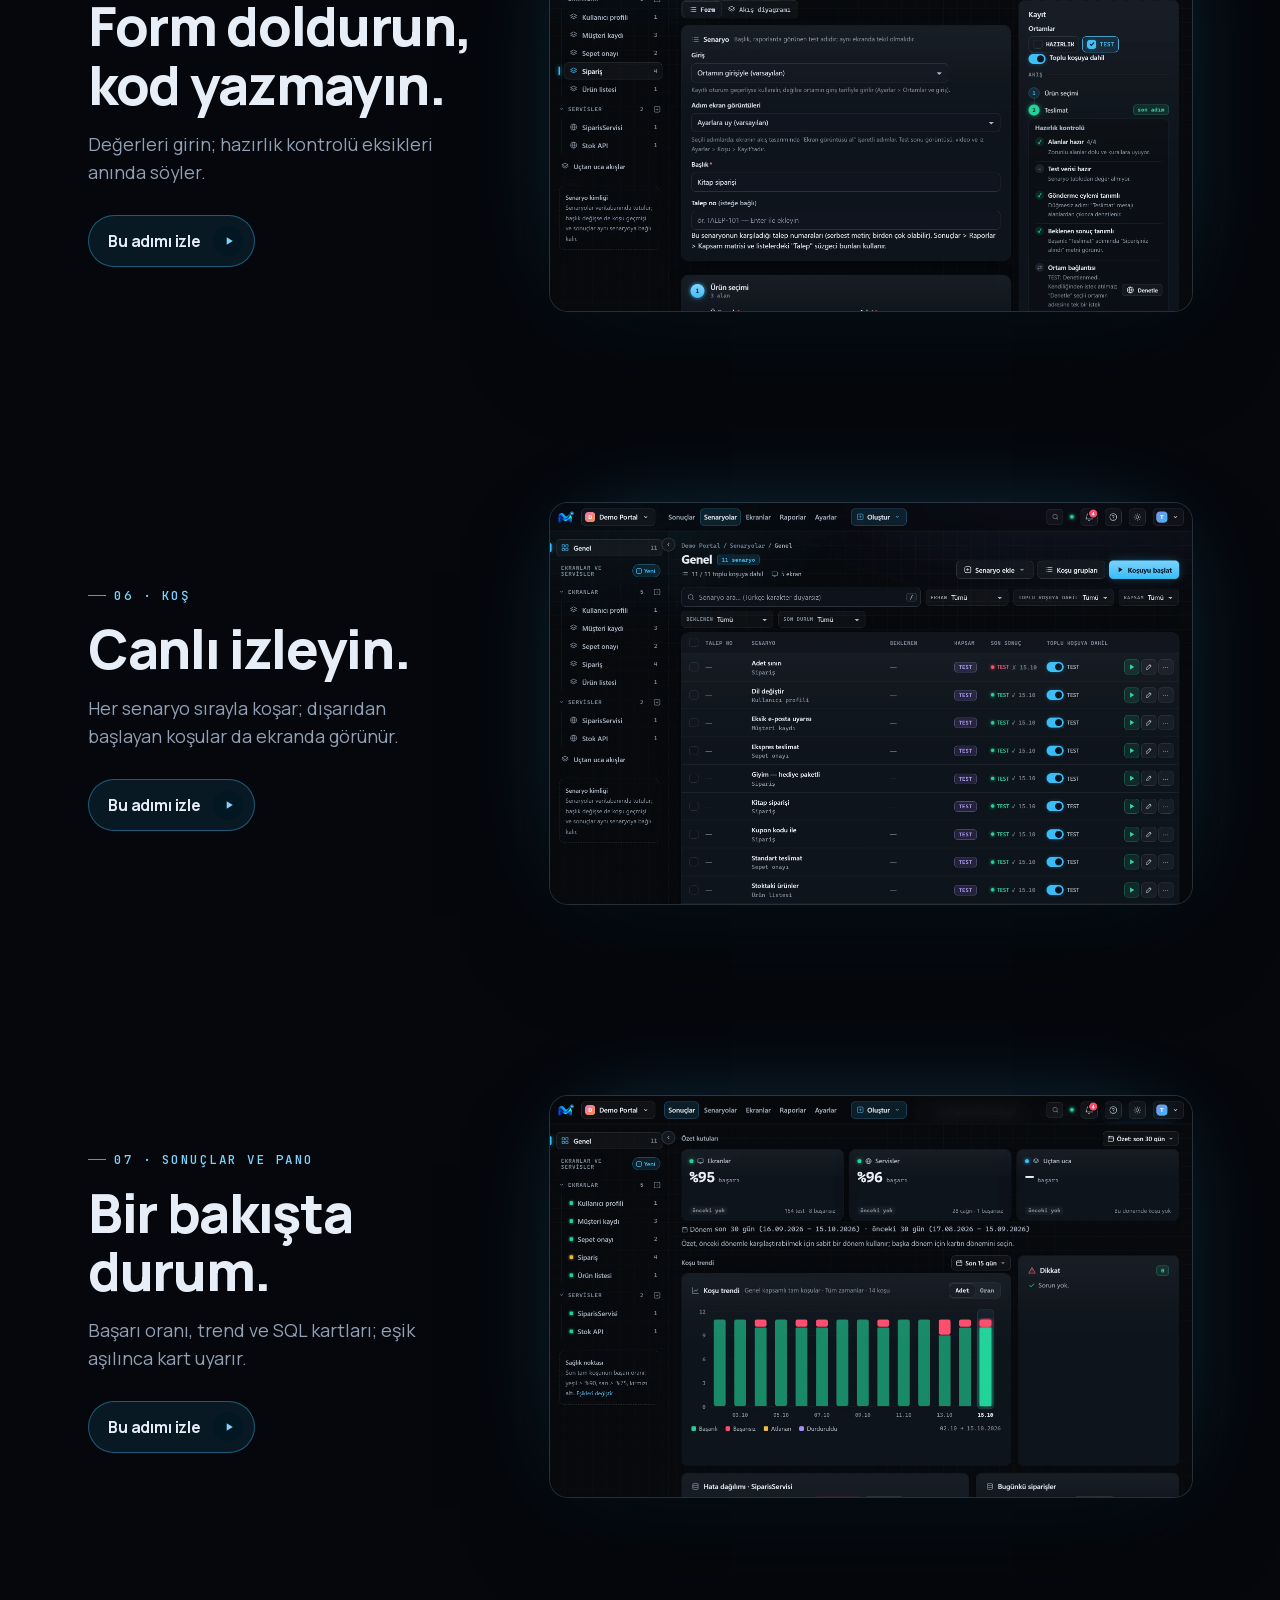
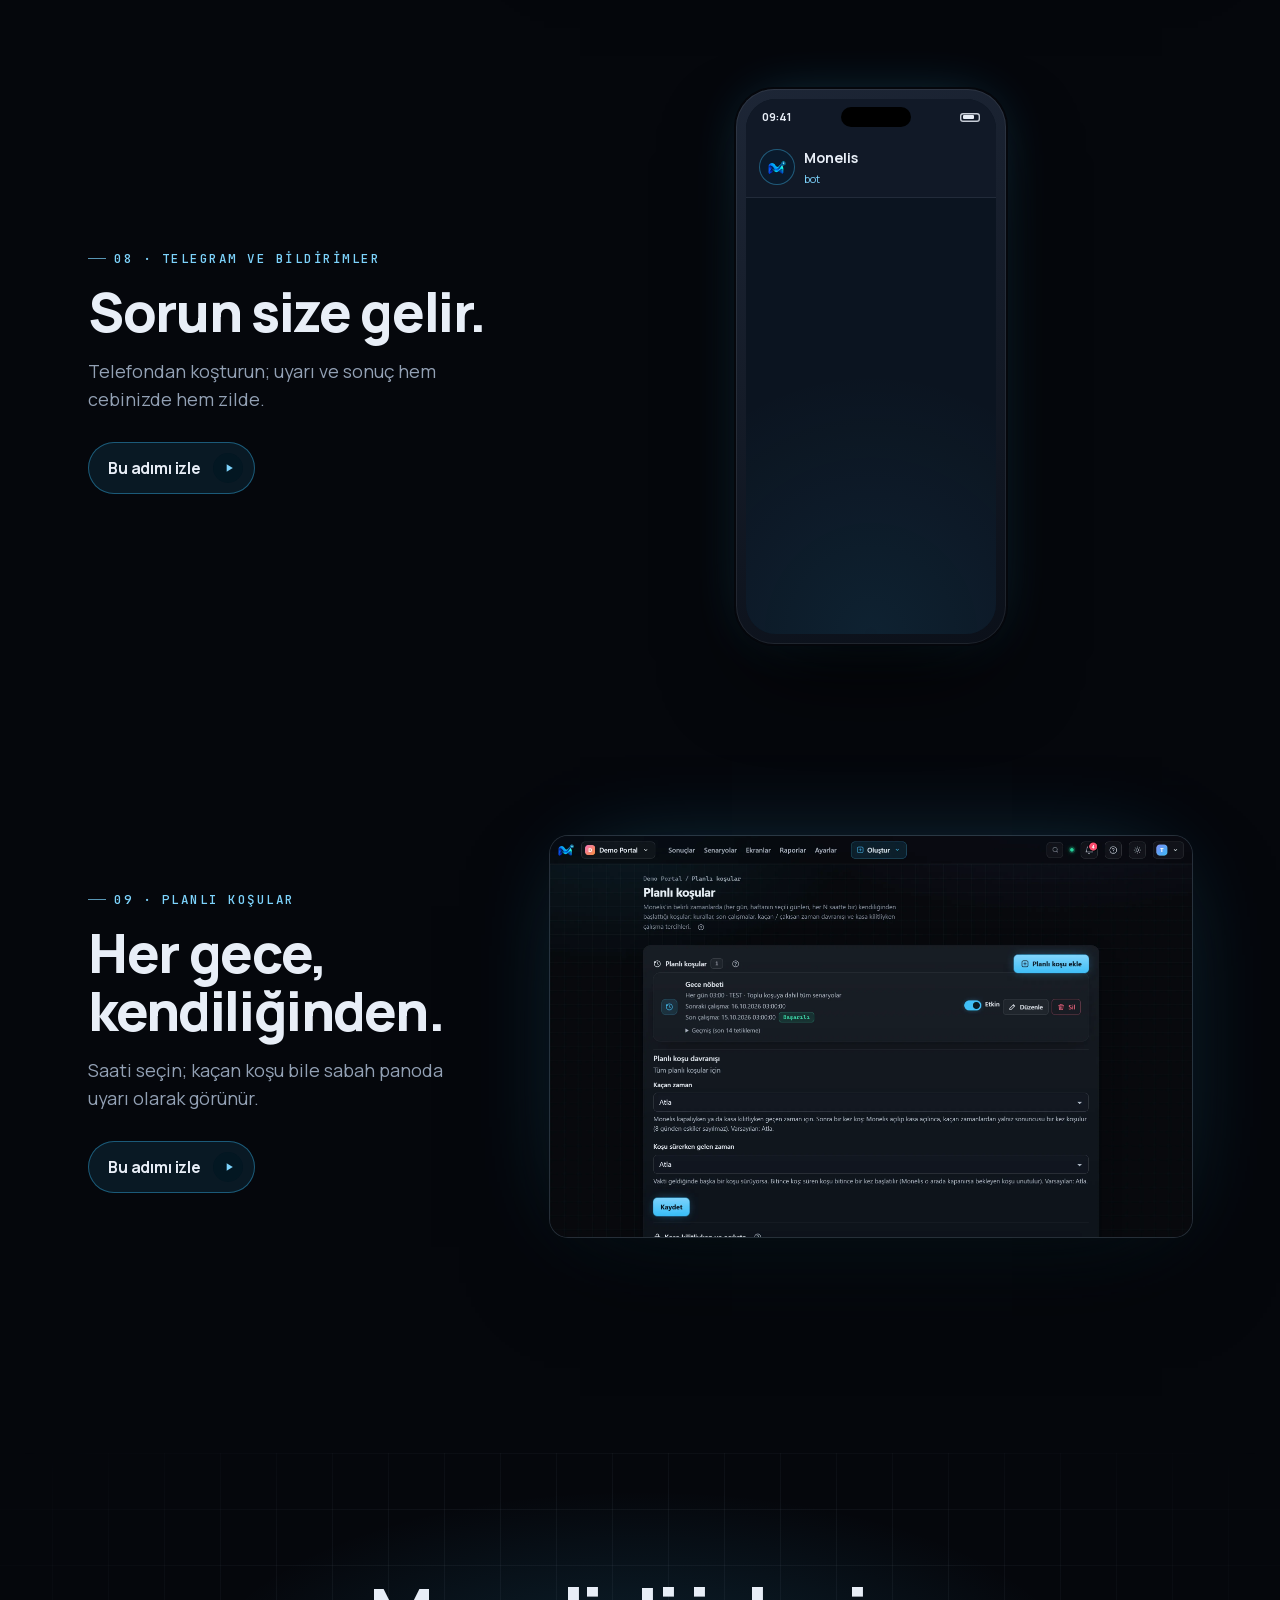
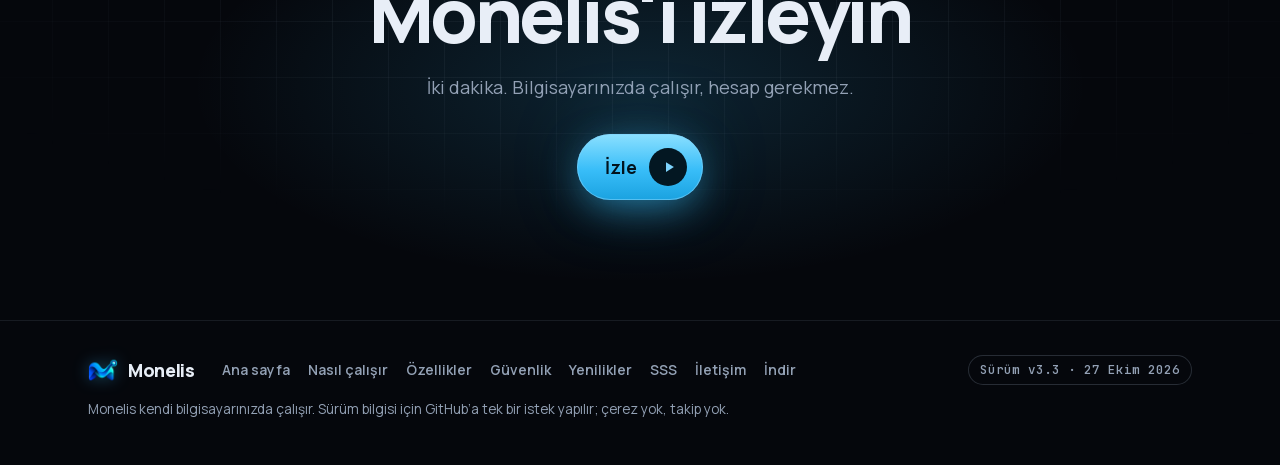
<file: nasil-calisir.html>
<!doctype html>
<html lang="tr">
<head>
  <meta charset="utf-8">
  <meta name="viewport" content="width=device-width, initial-scale=1, viewport-fit=cover">
  <title>Nasıl çalışır — Monelis</title>
  <meta name="description" content="Monelis nasıl çalışır: ortam ekle, girişi öğret, ekranı tara, senaryo yaz, koş, panoda izle, Telegram ve planlı koşular.">
  <meta name="theme-color" content="#05070c">
  <meta name="color-scheme" content="dark">
  <meta property="og:title" content="Nasıl çalışır — Monelis">
  <meta property="og:description" content="Monelis nasıl çalışır: ortam ekle, girişi öğret, ekranı tara, senaryo yaz, koş, panoda izle, Telegram ve planlı koşular.">
  <meta property="og:type" content="website">
  <meta property="og:image" content="assets/paylasim.png">
  <link rel="icon" href="assets/favicon.ico" sizes="16x16 32x32 48x48">
  <link rel="icon" type="image/png" sizes="32x32" href="assets/favicon-32.png">
  <link rel="icon" type="image/png" sizes="16x16" href="assets/favicon-16.png">
  <link rel="icon" type="image/png" sizes="48x48" href="assets/favicon-48.png">
  <link rel="preload" href="assets/yazitipleri/manrope-latin.woff2" as="font" type="font/woff2" crossorigin>
  <link rel="preload" href="assets/yazitipleri/manrope-latin-ext.woff2" as="font" type="font/woff2" crossorigin>
  <link rel="stylesheet" href="css/site.css">
  <script src="icerik.js" defer></script>
  <script src="assets/ekranlar/konumlar.js" defer></script>
  <script src="js/tur.js" defer></script>
  <script src="js/sayfalar.js" defer></script>
  <script src="js/site.js" defer></script>
</head>
<body data-sayfa="nasil">
  <a class="atla" href="#ana">İçeriğe geç</a>

  <!-- Monelis logosu (tekrar kullanılır; raster: assets/monelis-logo.png) -->
  <svg width="0" height="0" style="position:absolute" aria-hidden="true" focusable="false">
    <defs>
      <linearGradient id="kalkan-g" x1="0" y1="0" x2="1" y2="1">
        <stop offset="0" stop-color="#7dd3fc"/><stop offset=".55" stop-color="#38bdf8"/><stop offset="1" stop-color="#2563eb"/>
      </linearGradient>
      <symbol id="kalkan" viewBox="0 0 48 48"><image href="assets/monelis-logo.png" width="48" height="48"/></symbol>
      <symbol id="imlec" viewBox="0 0 24 24"><path d="M5 3l13.5 9.2-6.1 1.2 3.6 6.9-2.6 1.3-3.6-6.9L5 19z" fill="#fff" stroke="#0b1220" stroke-width="1.4" stroke-linejoin="round"/></symbol>
    </defs>
  </svg>

  <header class="ust" id="ust"></header>

  <main id="ana">
    <section class="sayfa-bas" aria-labelledby="sayfa-baslik">
      <div class="izgara-zemin" aria-hidden="true"></div>
      <div class="imlec-isigi" aria-hidden="true"></div>
      <div class="sayfa-bas-ic">
        <span class="ust-etiket" data-metin="nasilSayfa.ust"></span>
        <h1 id="sayfa-baslik" class="sayfa-baslik" data-metin="nasilSayfa.baslik"></h1>
        <p class="sayfa-alt" data-metin="nasilSayfa.alt"></p>
        <ol class="adim-cipleri" id="adim-cipleri" aria-label="Adımlar"></ol>
      </div>
    </section>
    <div class="ilerleme-cubugu" aria-hidden="true"><span id="ilerleme"></span></div>
    <div class="adim-hikaye" id="adim-hikaye"></div>
    <section class="kapanis kapanis-kucuk" aria-labelledby="kapanis-baslik">
      <div class="izgara-zemin" aria-hidden="true"></div>
      <div class="kapanis-ic gorun">
        <h2 id="kapanis-baslik" data-metin="kapanis.baslik"></h2>
        <p data-metin="kapanis.alt"></p>
        <button class="dugme dugme-ana izle-ac" type="button" data-manyetik>
          <span data-metin="kapanis.dugme">İzle</span>
          <span class="oynat-daire" aria-hidden="true"><svg viewBox="0 0 24 24"><path d="M8 5.5v13l10.5-6.5z" fill="currentColor"/></svg></span>
        </button>
      </div>
    </section>
  </main>

  <footer class="alt" id="alt"></footer>
  <noscript><p class="noscript">Monelis dokuz adımda çalışır: ilk açılış (yedek yükle ya da yeni proje), ortam ekle, girişi öğret, ekranı tara, senaryo yaz, koş, sonuçlar ve pano, Telegram, planlı koşular.</p></noscript>
</body>
</html>
</file>
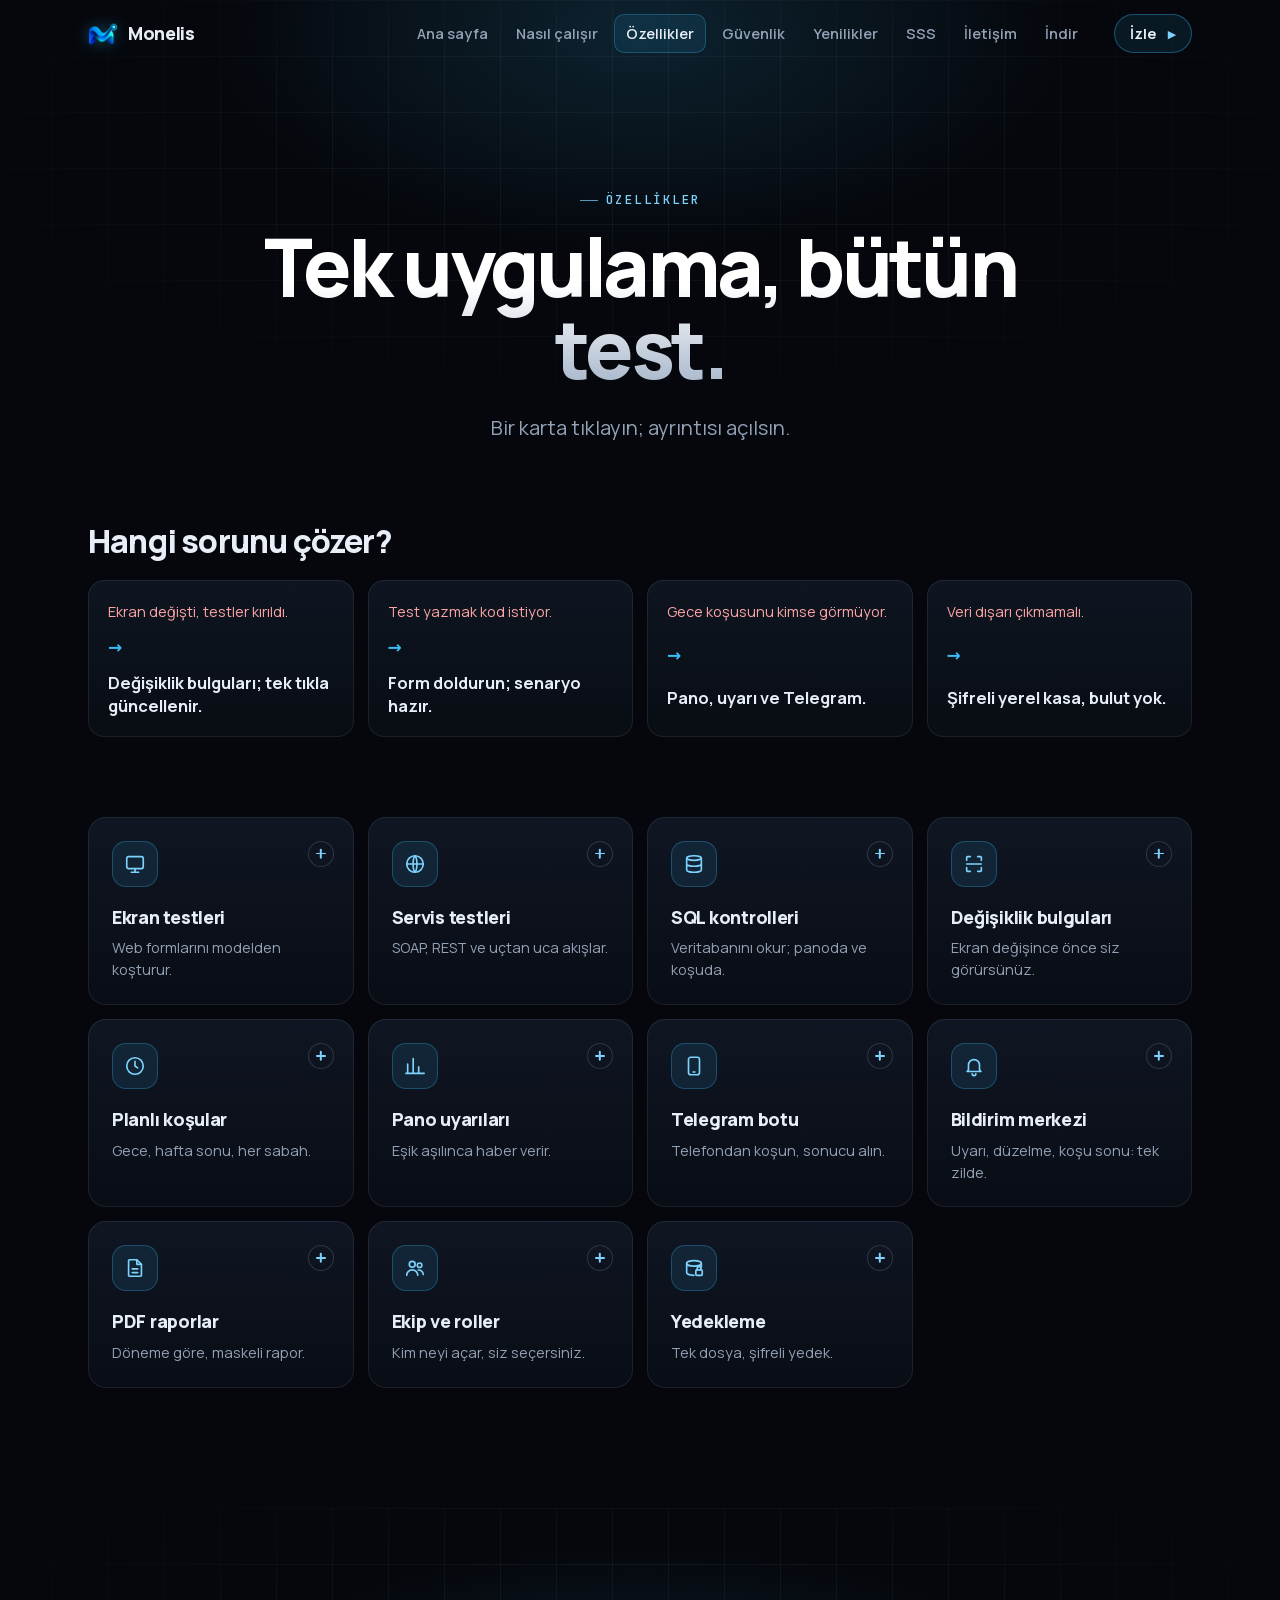
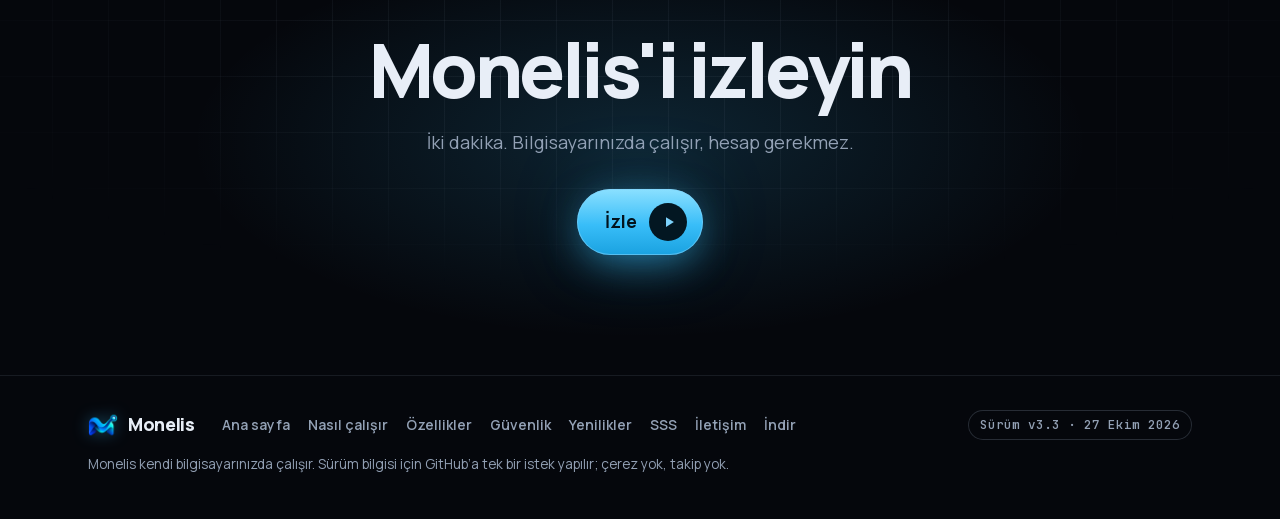
<file: ozellikler.html>
<!doctype html>
<html lang="tr">
<head>
  <meta charset="utf-8">
  <meta name="viewport" content="width=device-width, initial-scale=1, viewport-fit=cover">
  <title>Özellikler — Monelis</title>
  <meta name="description" content="Monelis özellikleri: ekran ve servis testleri, SQL kontrolleri, değişiklik bulguları, planlı koşular, pano ve uyarılar, Telegram, raporlar, ekip, yedekleme.">
  <meta name="theme-color" content="#05070c">
  <meta name="color-scheme" content="dark">
  <meta property="og:title" content="Özellikler — Monelis">
  <meta property="og:description" content="Monelis özellikleri: ekran ve servis testleri, SQL kontrolleri, değişiklik bulguları, planlı koşular, pano ve uyarılar, Telegram, raporlar, ekip, yedekleme.">
  <meta property="og:type" content="website">
  <meta property="og:image" content="assets/paylasim.png">
  <link rel="icon" href="assets/favicon.ico" sizes="16x16 32x32 48x48">
  <link rel="icon" type="image/png" sizes="32x32" href="assets/favicon-32.png">
  <link rel="icon" type="image/png" sizes="16x16" href="assets/favicon-16.png">
  <link rel="icon" type="image/png" sizes="48x48" href="assets/favicon-48.png">
  <link rel="preload" href="assets/yazitipleri/manrope-latin.woff2" as="font" type="font/woff2" crossorigin>
  <link rel="preload" href="assets/yazitipleri/manrope-latin-ext.woff2" as="font" type="font/woff2" crossorigin>
  <link rel="stylesheet" href="css/site.css">
  <script src="icerik.js" defer></script>
  <script src="assets/ekranlar/konumlar.js" defer></script>
  <script src="js/tur.js" defer></script>
  <script src="js/sayfalar.js" defer></script>
  <script src="js/site.js" defer></script>
</head>
<body data-sayfa="ozellikler">
  <a class="atla" href="#ana">İçeriğe geç</a>

  <!-- Monelis logosu (tekrar kullanılır; raster: assets/monelis-logo.png) -->
  <svg width="0" height="0" style="position:absolute" aria-hidden="true" focusable="false">
    <defs>
      <linearGradient id="kalkan-g" x1="0" y1="0" x2="1" y2="1">
        <stop offset="0" stop-color="#7dd3fc"/><stop offset=".55" stop-color="#38bdf8"/><stop offset="1" stop-color="#2563eb"/>
      </linearGradient>
      <symbol id="kalkan" viewBox="0 0 48 48"><image href="assets/monelis-logo.png" width="48" height="48"/></symbol>
      <symbol id="imlec" viewBox="0 0 24 24"><path d="M5 3l13.5 9.2-6.1 1.2 3.6 6.9-2.6 1.3-3.6-6.9L5 19z" fill="#fff" stroke="#0b1220" stroke-width="1.4" stroke-linejoin="round"/></symbol>
    </defs>
  </svg>

  <header class="ust" id="ust"></header>

  <main id="ana">
    <section class="sayfa-bas" aria-labelledby="sayfa-baslik">
      <div class="izgara-zemin" aria-hidden="true"></div>
      <div class="imlec-isigi" aria-hidden="true"></div>
      <div class="sayfa-bas-ic">
        <span class="ust-etiket" data-metin="ozellikSayfa.ust"></span>
        <h1 id="sayfa-baslik" class="sayfa-baslik" data-metin="ozellikSayfa.baslik"></h1>
        <p class="sayfa-alt" data-metin="ozellikSayfa.alt"></p>
      </div>
    </section>
    <section class="bolum sorun-seridi" aria-labelledby="sorun-baslik">
      <h2 id="sorun-baslik" class="serit-baslik gorun" data-metin="ozellikSayfa.sorunBaslik"></h2>
      <ol class="sorun-listesi" id="sorun-listesi"></ol>
    </section>
    <section class="bolum ozellik-bolumu" aria-label="Özellikler">
      <div class="ozellik-izgara" id="ozellik-izgara"></div>
    </section>
    <section class="kapanis kapanis-kucuk" aria-labelledby="kapanis-baslik">
      <div class="izgara-zemin" aria-hidden="true"></div>
      <div class="kapanis-ic gorun">
        <h2 id="kapanis-baslik" data-metin="kapanis.baslik"></h2>
        <p data-metin="kapanis.alt"></p>
        <button class="dugme dugme-ana izle-ac" type="button" data-manyetik>
          <span data-metin="kapanis.dugme">İzle</span>
          <span class="oynat-daire" aria-hidden="true"><svg viewBox="0 0 24 24"><path d="M8 5.5v13l10.5-6.5z" fill="currentColor"/></svg></span>
        </button>
      </div>
    </section>
  </main>

  <footer class="alt" id="alt"></footer>
  <noscript><p class="noscript">Monelis: ekran ve servis testleri, SQL kontrolleri, değişiklik bulguları, planlı koşular, pano, Telegram, raporlar, ekip ve yedekleme.</p></noscript>
</body>
</html>
</file>
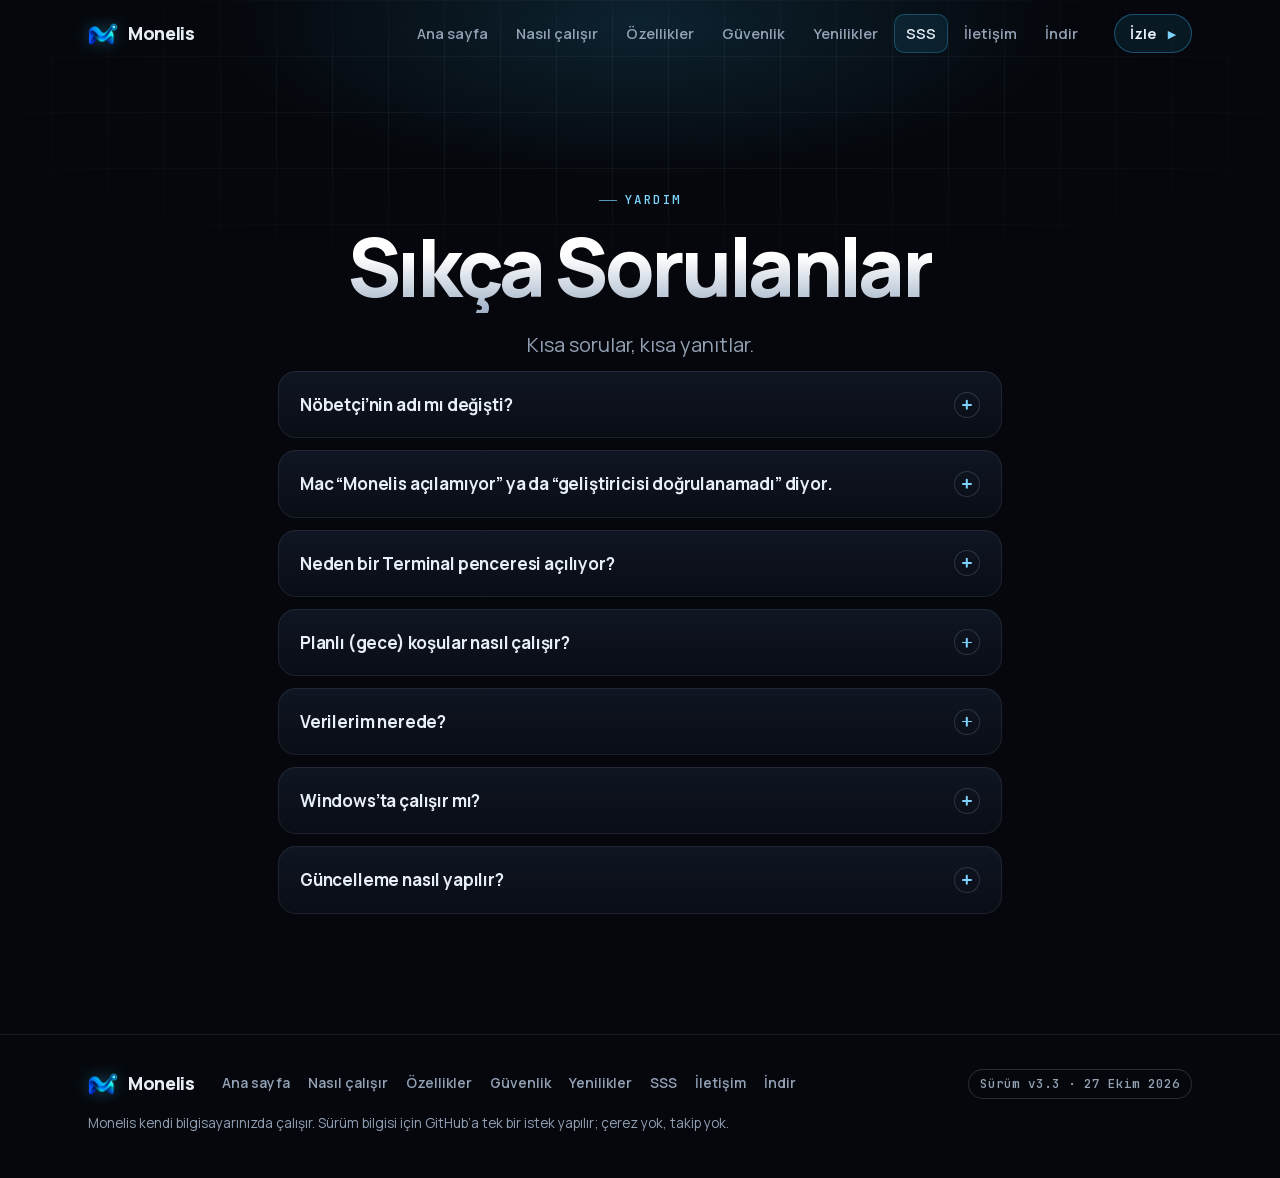
<file: sss.html>
<!doctype html>
<html lang="tr">
<head>
  <meta charset="utf-8">
  <meta name="viewport" content="width=device-width, initial-scale=1, viewport-fit=cover">
  <title>Sıkça Sorulanlar — Monelis</title>
  <meta name="description" content="Monelis hakkında sıkça sorulanlar: Mac açılış uyarısı, Terminal penceresi, planlı koşular, veriler ve güncelleme.">
  <meta name="theme-color" content="#05070c">
  <meta name="color-scheme" content="dark">
  <meta property="og:title" content="Sıkça Sorulanlar — Monelis">
  <meta property="og:description" content="Monelis hakkında sıkça sorulanlar: Mac açılış uyarısı, Terminal penceresi, planlı koşular, veriler ve güncelleme.">
  <meta property="og:type" content="website">
  <meta property="og:image" content="assets/paylasim.png">
  <link rel="icon" href="assets/favicon.ico" sizes="16x16 32x32 48x48">
  <link rel="icon" type="image/png" sizes="32x32" href="assets/favicon-32.png">
  <link rel="icon" type="image/png" sizes="16x16" href="assets/favicon-16.png">
  <link rel="icon" type="image/png" sizes="48x48" href="assets/favicon-48.png">
  <link rel="preload" href="assets/yazitipleri/manrope-latin.woff2" as="font" type="font/woff2" crossorigin>
  <link rel="preload" href="assets/yazitipleri/manrope-latin-ext.woff2" as="font" type="font/woff2" crossorigin>
  <link rel="stylesheet" href="css/site.css">
  <script src="icerik.js" defer></script>
  <script src="assets/ekranlar/konumlar.js" defer></script>
  <script src="js/tur.js" defer></script>
  <script src="js/sayfalar.js" defer></script>
  <script src="js/site.js" defer></script>
</head>
<body data-sayfa="sss">
  <a class="atla" href="#ana">İçeriğe geç</a>

  <!-- Monelis logosu (tekrar kullanılır; raster: assets/monelis-logo.png) -->
  <svg width="0" height="0" style="position:absolute" aria-hidden="true" focusable="false">
    <defs>
      <linearGradient id="kalkan-g" x1="0" y1="0" x2="1" y2="1">
        <stop offset="0" stop-color="#7dd3fc"/><stop offset=".55" stop-color="#38bdf8"/><stop offset="1" stop-color="#2563eb"/>
      </linearGradient>
      <symbol id="kalkan" viewBox="0 0 48 48"><image href="assets/monelis-logo.png" width="48" height="48"/></symbol>
      <symbol id="imlec" viewBox="0 0 24 24"><path d="M5 3l13.5 9.2-6.1 1.2 3.6 6.9-2.6 1.3-3.6-6.9L5 19z" fill="#fff" stroke="#0b1220" stroke-width="1.4" stroke-linejoin="round"/></symbol>
    </defs>
  </svg>

  <header class="ust" id="ust"></header>

  <main id="ana">
    <section class="sayfa-bas sayfa-bas-kisa" aria-labelledby="sayfa-baslik">
      <div class="izgara-zemin" aria-hidden="true"></div>
      <div class="imlec-isigi" aria-hidden="true"></div>
      <div class="sayfa-bas-ic">
        <span class="ust-etiket" data-metin="sssSayfa.ust"></span>
        <h1 id="sayfa-baslik" class="sayfa-baslik" data-metin="sssSayfa.baslik"></h1>
        <p class="sayfa-alt" data-metin="sssSayfa.alt"></p>
      </div>
    </section>
    <section class="bolum sss-bolumu" aria-label="Sorular ve yanıtlar">
      <div class="sss-liste" id="sss-liste"></div>
    </section>
  </main>

  <footer class="alt" id="alt"></footer>
  <noscript><p class="noscript">Sıkça sorulanları görmek için JavaScript gerekir.</p></noscript>
</body>
</html>
</file>
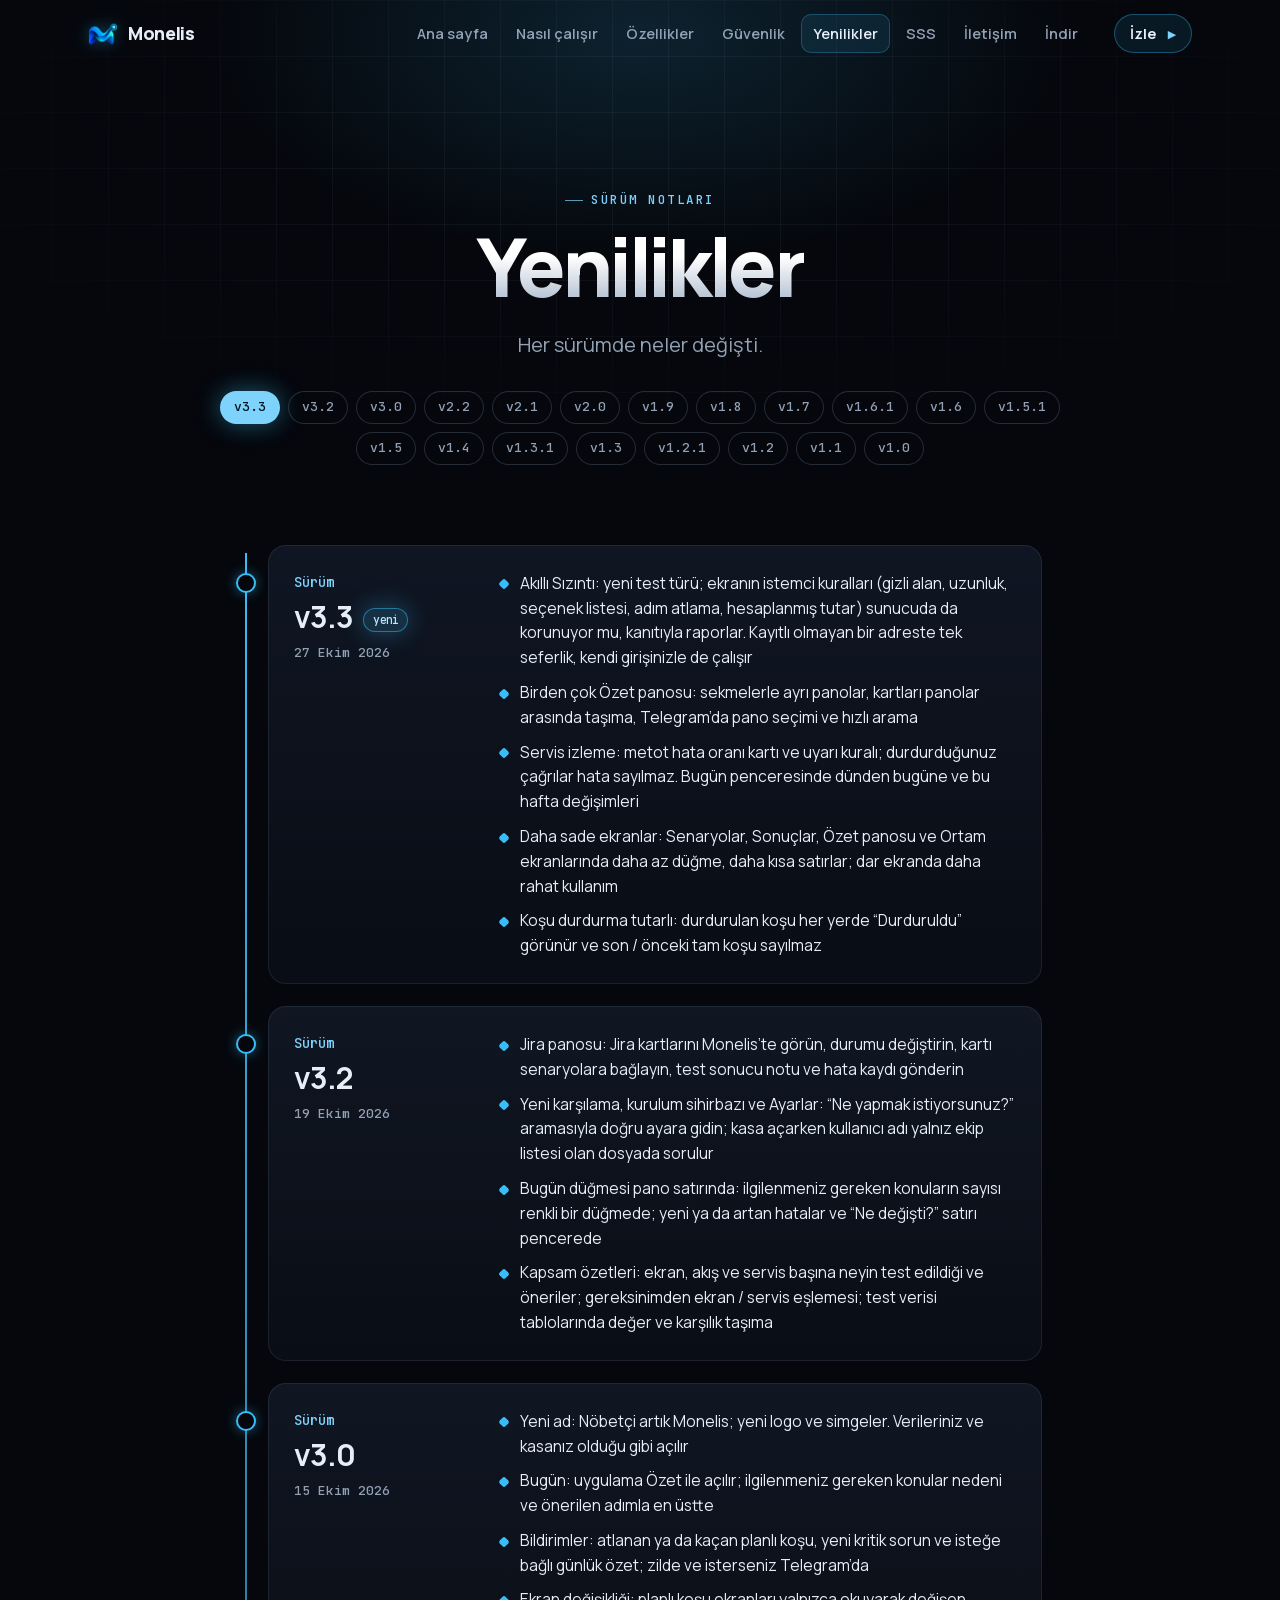
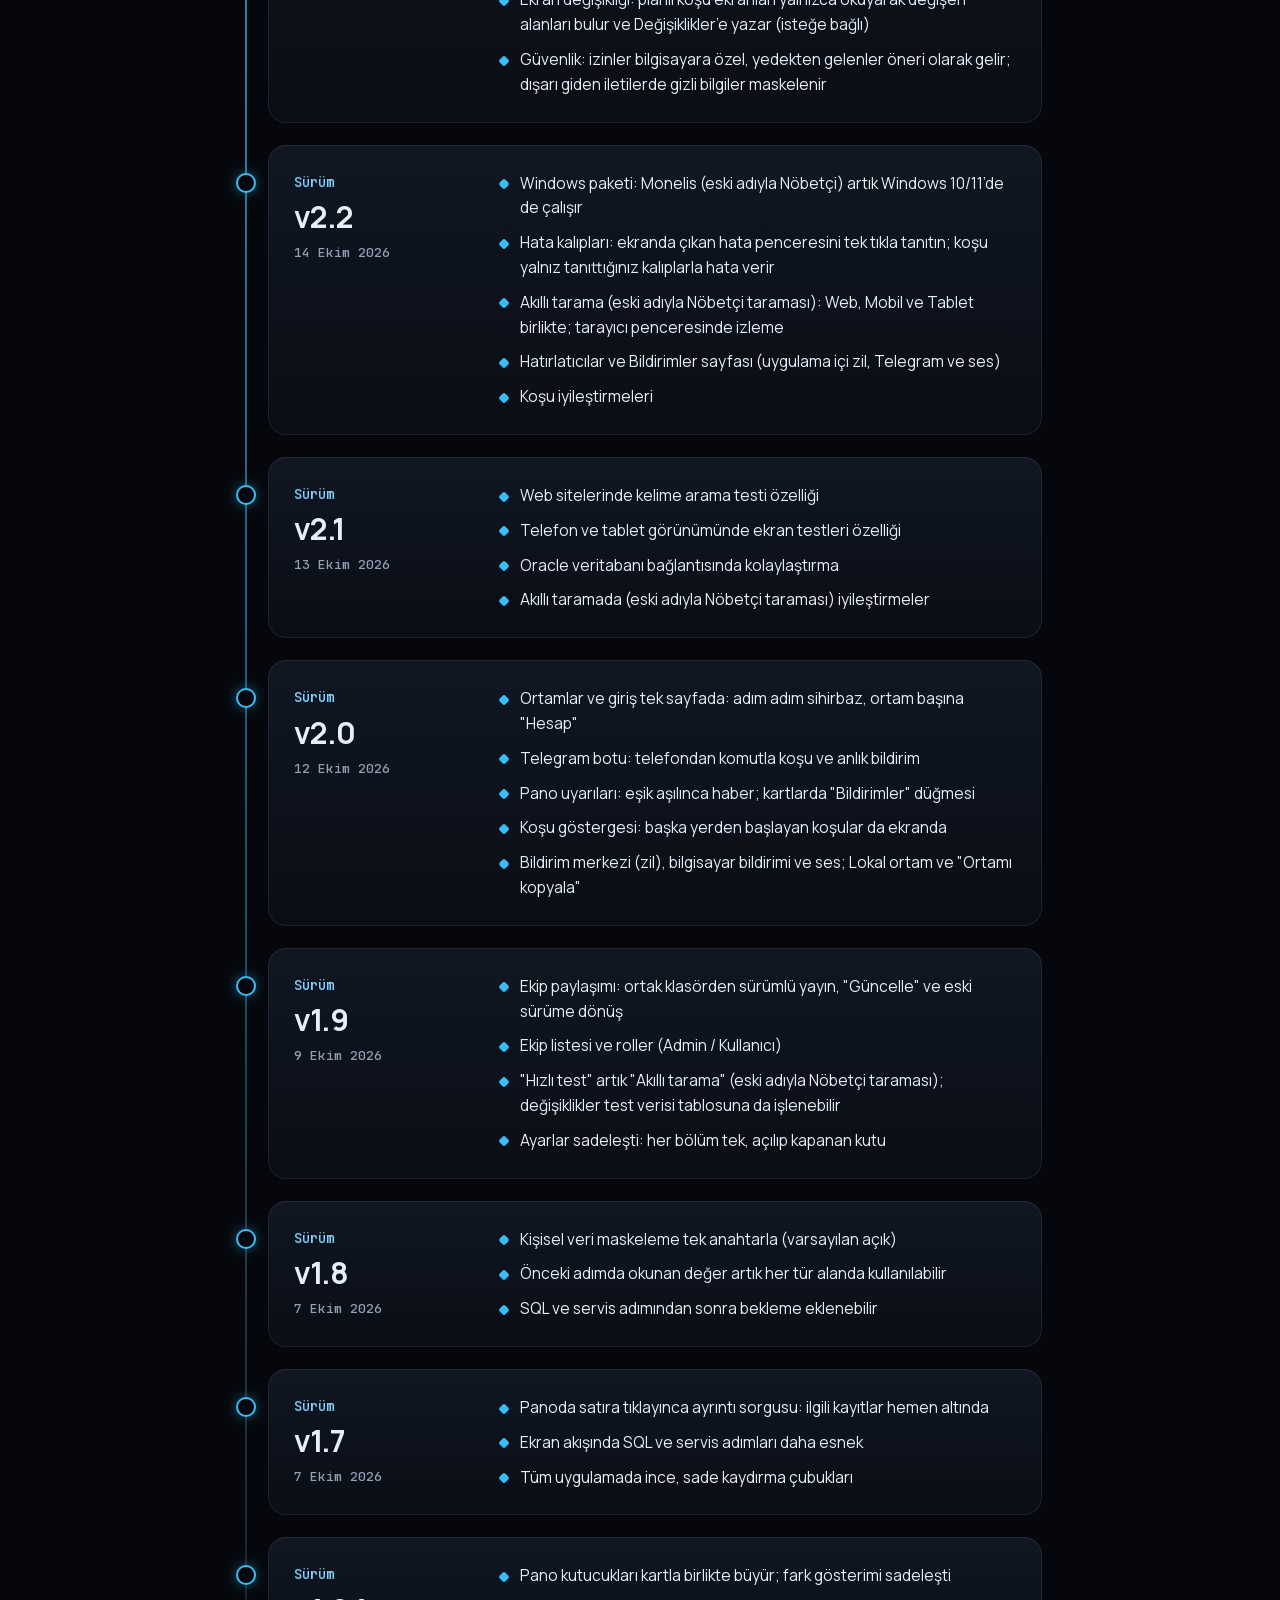
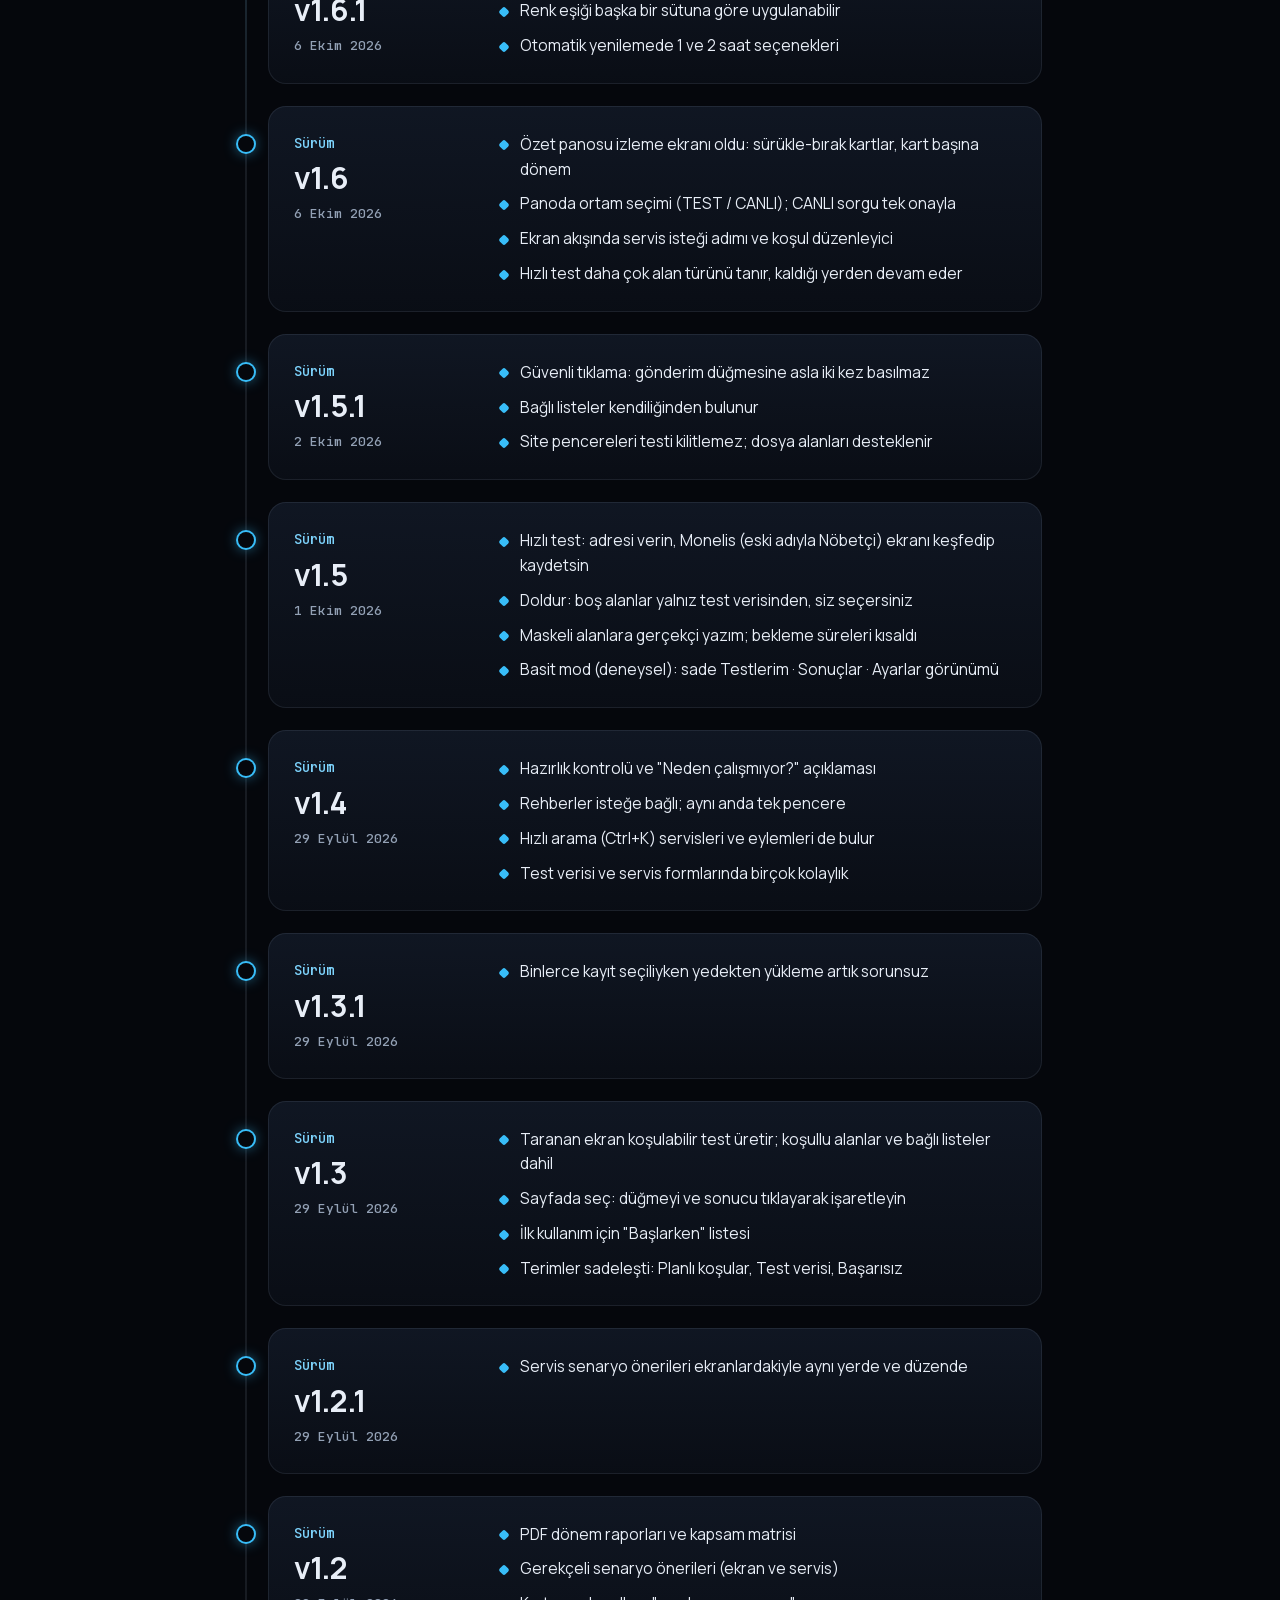
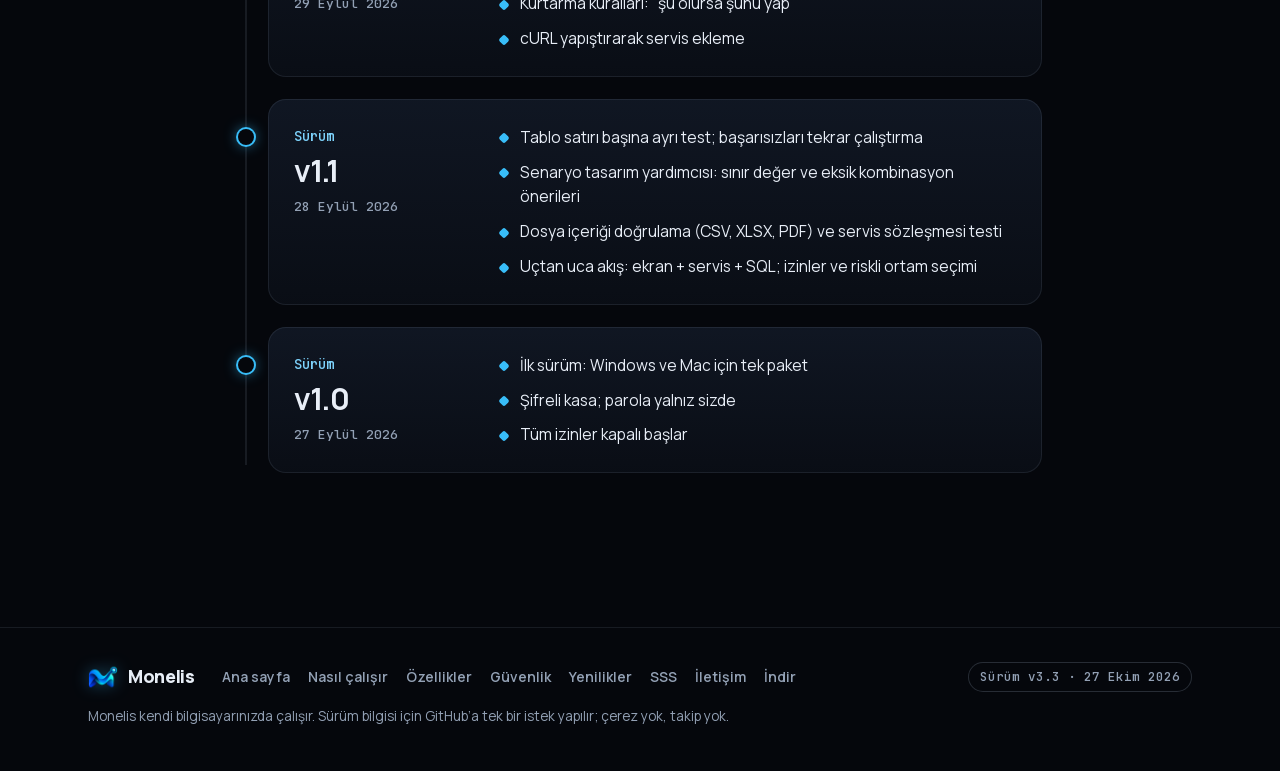
<file: yenilikler.html>
<!doctype html>
<html lang="tr">
<head>
  <meta charset="utf-8">
  <meta name="viewport" content="width=device-width, initial-scale=1, viewport-fit=cover">
  <title>Yenilikler — Monelis</title>
  <meta name="description" content="Monelis sürüm notları: her sürümde neler değişti.">
  <meta name="theme-color" content="#05070c">
  <meta name="color-scheme" content="dark">
  <meta property="og:title" content="Yenilikler — Monelis">
  <meta property="og:description" content="Monelis sürüm notları: her sürümde neler değişti.">
  <meta property="og:type" content="website">
  <meta property="og:image" content="assets/paylasim.png">
  <link rel="icon" href="assets/favicon.ico" sizes="16x16 32x32 48x48">
  <link rel="icon" type="image/png" sizes="32x32" href="assets/favicon-32.png">
  <link rel="icon" type="image/png" sizes="16x16" href="assets/favicon-16.png">
  <link rel="icon" type="image/png" sizes="48x48" href="assets/favicon-48.png">
  <link rel="preload" href="assets/yazitipleri/manrope-latin.woff2" as="font" type="font/woff2" crossorigin>
  <link rel="preload" href="assets/yazitipleri/manrope-latin-ext.woff2" as="font" type="font/woff2" crossorigin>
  <link rel="stylesheet" href="css/site.css">
  <script src="icerik.js" defer></script>
  <script src="assets/ekranlar/konumlar.js" defer></script>
  <script src="js/tur.js" defer></script>
  <script src="js/sayfalar.js" defer></script>
  <script src="js/site.js" defer></script>
</head>
<body data-sayfa="yenilikler">
  <a class="atla" href="#ana">İçeriğe geç</a>

  <!-- Monelis logosu (tekrar kullanılır; raster: assets/monelis-logo.png) -->
  <svg width="0" height="0" style="position:absolute" aria-hidden="true" focusable="false">
    <defs>
      <linearGradient id="kalkan-g" x1="0" y1="0" x2="1" y2="1">
        <stop offset="0" stop-color="#7dd3fc"/><stop offset=".55" stop-color="#38bdf8"/><stop offset="1" stop-color="#2563eb"/>
      </linearGradient>
      <symbol id="kalkan" viewBox="0 0 48 48"><image href="assets/monelis-logo.png" width="48" height="48"/></symbol>
      <symbol id="imlec" viewBox="0 0 24 24"><path d="M5 3l13.5 9.2-6.1 1.2 3.6 6.9-2.6 1.3-3.6-6.9L5 19z" fill="#fff" stroke="#0b1220" stroke-width="1.4" stroke-linejoin="round"/></symbol>
    </defs>
  </svg>

  <header class="ust" id="ust"></header>

  <main id="ana">
    <section class="sayfa-bas" aria-labelledby="sayfa-baslik">
      <div class="izgara-zemin" aria-hidden="true"></div>
      <div class="imlec-isigi" aria-hidden="true"></div>
      <div class="sayfa-bas-ic">
        <span class="ust-etiket" data-metin="yenilikSayfa.ust"></span>
        <h1 id="sayfa-baslik" class="sayfa-baslik" data-metin="yenilikSayfa.baslik"></h1>
        <p class="sayfa-alt" data-metin="yenilikSayfa.alt"></p>
        <nav class="surum-cipleri" id="surum-cipleri" aria-label="Sürümler"></nav>
      </div>
    </section>
    <section class="bolum zaman-cizgisi-bolumu" aria-label="Sürüm notları"><ol class="zaman-cizgisi" id="zaman-cizgisi"></ol></section>
  </main>

  <footer class="alt" id="alt"></footer>
  <noscript><p class="noscript">Monelis sürüm notları.</p></noscript>
</body>
</html>
</file>
<file: css/site.css>
/* MONELIS TANITIM SİTESİ — "komuta merkezi / gece nöbeti" görünümü. Tek vurgu rengi (camgöbeği), başarı yeşili, tehlike kırmızısı. */

/* Yazı tipleri sitenin içindedir (Google Fonts'tan indirildi; SIL OFL 1.1 — assets/yazitipleri/OFL-*.txt). Dış istek yok. */
@font-face { font-family: "Manrope"; font-style: normal; font-weight: 400 800; font-display: swap; src: url(../assets/yazitipleri/manrope-latin.woff2) format("woff2");
  unicode-range: U+0000-00FF, U+0131, U+0152-0153, U+02BB-02BC, U+02C6, U+02DA, U+02DC, U+0304, U+0308, U+0329, U+2000-206F, U+20AC, U+2122, U+2191, U+2193, U+2212, U+2215, U+FEFF, U+FFFD; }
@font-face { font-family: "Manrope"; font-style: normal; font-weight: 400 800; font-display: swap; src: url(../assets/yazitipleri/manrope-latin-ext.woff2) format("woff2");
  unicode-range: U+0100-02BA, U+02BD-02C5, U+02C7-02CC, U+02CE-02D7, U+02DD-02FF, U+0304, U+0308, U+0329, U+1D00-1DBF, U+1E00-1E9F, U+1EF2-1EFF, U+2020, U+20A0-20AB, U+20AD-20C4, U+2113, U+2C60-2C7F, U+A720-A7FF; }
@font-face { font-family: "JetBrains Mono"; font-style: normal; font-weight: 500; font-display: swap; src: url(../assets/yazitipleri/jetbrains-mono-latin.woff2) format("woff2");
  unicode-range: U+0000-00FF, U+0131, U+0152-0153, U+02BB-02BC, U+02C6, U+02DA, U+02DC, U+0304, U+0308, U+0329, U+2000-206F, U+20AC, U+2122, U+2191, U+2193, U+2212, U+2215, U+FEFF, U+FFFD; }
@font-face { font-family: "JetBrains Mono"; font-style: normal; font-weight: 500; font-display: swap; src: url(../assets/yazitipleri/jetbrains-mono-latin-ext.woff2) format("woff2");
  unicode-range: U+0100-02BA, U+02BD-02C5, U+02C7-02CC, U+02CE-02D7, U+02DD-02FF, U+0304, U+0308, U+0329, U+1D00-1DBF, U+1E00-1E9F, U+1EF2-1EFF, U+2020, U+20A0-20AB, U+20AD-20C4, U+2113, U+2C60-2C7F, U+A720-A7FF; }

:root {
  --zemin: #05070c;
  --zemin-2: #080c14;
  --panel: rgba(14, 20, 31, 0.78);
  --panel-dolu: #0d131e;
  --panel-2: #111a28;
  --cizgi: rgba(148, 163, 184, 0.13);
  --cizgi-guclu: rgba(148, 163, 184, 0.24);
  --metin: #e8eef7;
  --soluk: #93a1b5;
  --cok-soluk: #64748b;
  --vurgu: #38bdf8;
  --vurgu-2: #7dd3fc;
  --vurgu-koyu: #0ea5e9;
  --vurgu-isik: rgba(56, 189, 248, 0.35);
  --iyi: #34d399;
  --kotu: #f87171;
  --sari: #fbbf24;
  --yaricap: 18px;
  --yazi: "Manrope", ui-sans-serif, system-ui, -apple-system, "Segoe UI", sans-serif;
  --mono: "JetBrains Mono", ui-monospace, SFMono-Regular, Menlo, monospace;
  --kenar: clamp(16px, 4vw, 48px);
  --en: 1200px;
  --yavas: cubic-bezier(0.22, 1, 0.36, 1);
  color-scheme: dark;
}

*, *::before, *::after { box-sizing: border-box; }
html { -webkit-text-size-adjust: 100%; scroll-behavior: smooth; }
body {
  margin: 0; background: var(--zemin); color: var(--metin); font-family: var(--yazi); font-size: 17px; line-height: 1.6;
  -webkit-font-smoothing: antialiased; text-rendering: optimizeLegibility; overflow-x: hidden;
}
@supports (overflow: clip) { body { overflow-x: clip; } }
img, svg { display: block; max-width: 100%; }
button { font: inherit; color: inherit; }
a { color: var(--vurgu-2); text-decoration: none; }
h1, h2, h3 { margin: 0; letter-spacing: -0.025em; line-height: 1.08; font-weight: 800; }
p { margin: 0; }
:focus-visible { outline: 2px solid var(--vurgu-2); outline-offset: 3px; border-radius: 10px; }
.atla { position: absolute; left: 12px; top: -60px; z-index: 100; padding: 10px 14px; background: var(--vurgu); color: #021018; border-radius: 10px; font-weight: 700; }
.atla:focus { top: 12px; }
.noscript { padding: 24px var(--kenar); color: var(--soluk); }

/* ---------- ortak ---------- */
.ust-etiket { display: inline-flex; align-items: center; gap: 8px; font-family: var(--mono); font-size: 12.5px; letter-spacing: 0.12em; text-transform: uppercase; color: var(--vurgu-2); }
.ust-etiket::before { content: ""; width: 18px; height: 1px; background: currentColor; opacity: 0.7; }

.dugme {
  --mx: 0px; --my: 0px;
  position: relative; display: inline-flex; align-items: center; gap: 12px; border: 0; cursor: pointer; border-radius: 999px;
  font-weight: 700; letter-spacing: -0.01em; overflow: hidden; isolation: isolate; transform: translate(var(--mx), var(--my));
  transition: transform 0.35s var(--yavas), box-shadow 0.35s var(--yavas), background 0.3s;
}
.dugme-ana {
  padding: 14px 16px 14px 28px; font-size: 18px; color: #02131d;
  background: linear-gradient(180deg, #8be0ff, #38bdf8 55%, #1aa2e0);
  box-shadow: 0 0 0 1px rgba(125, 211, 252, 0.6) inset, 0 10px 40px -8px rgba(56, 189, 248, 0.65), 0 0 80px -20px rgba(56, 189, 248, 0.6);
}
.dugme-ana:hover { box-shadow: 0 0 0 1px rgba(186, 230, 253, 0.9) inset, 0 16px 50px -8px rgba(56, 189, 248, 0.85), 0 0 120px -20px rgba(56, 189, 248, 0.8); }
.oynat-daire { display: grid; place-items: center; width: 38px; height: 38px; border-radius: 50%; background: #031722; color: var(--vurgu-2); transition: transform 0.4s var(--yavas); }
.oynat-daire svg { width: 18px; height: 18px; margin-left: 2px; }
.dugme-ana:hover .oynat-daire { transform: scale(1.08) rotate(-8deg); }
.dugme-kucuk { padding: 8px 16px; font-size: 14.5px; color: var(--metin); background: rgba(56, 189, 248, 0.1); box-shadow: 0 0 0 1px rgba(56, 189, 248, 0.35) inset; }
.dugme-kucuk:hover { background: rgba(56, 189, 248, 0.18); }
.oynat-ikon { font-size: 11px; color: var(--vurgu-2); }
.dalga-izi { position: absolute; border-radius: 50%; pointer-events: none; transform: scale(0); background: rgba(255, 255, 255, 0.45); animation: dalga 0.65s var(--yavas) forwards; z-index: -1; }
@keyframes dalga { to { transform: scale(1); opacity: 0; } }

.ikon-dugme { display: grid; place-items: center; width: 40px; height: 40px; border-radius: 12px; border: 1px solid var(--cizgi); background: rgba(255, 255, 255, 0.03); cursor: pointer; transition: background 0.2s, border-color 0.2s; }
.ikon-dugme:hover { background: rgba(56, 189, 248, 0.1); border-color: rgba(56, 189, 248, 0.4); }
.ikon-dugme svg { width: 20px; height: 20px; }

.rozet { display: inline-flex; align-items: center; gap: 6px; padding: 3px 10px; border-radius: 999px; font-family: var(--mono); font-size: 11.5px; font-weight: 500; white-space: nowrap; }
.rozet-mavi { color: #bae6fd; background: rgba(56, 189, 248, 0.16); box-shadow: 0 0 0 1px rgba(56, 189, 248, 0.5) inset, 0 0 24px rgba(56, 189, 248, 0.35); }
.rozet-sari { color: #fde68a; background: rgba(251, 191, 36, 0.12); box-shadow: 0 0 0 1px rgba(251, 191, 36, 0.4) inset; }

.izgara-zemin {
  position: absolute; inset: 0; pointer-events: none;
  background-image: linear-gradient(rgba(148, 163, 184, 0.07) 1px, transparent 1px), linear-gradient(90deg, rgba(148, 163, 184, 0.07) 1px, transparent 1px);
  background-size: 56px 56px; background-position: center top;
  mask-image: radial-gradient(ellipse 80% 70% at 50% 30%, #000 30%, transparent 75%);
  -webkit-mask-image: radial-gradient(ellipse 80% 70% at 50% 30%, #000 30%, transparent 75%);
}

/* pencere (sahte uygulama çerçevesi) */
.pencere {
  position: relative; border-radius: var(--yaricap); background: linear-gradient(180deg, rgba(20, 28, 42, 0.92), rgba(10, 15, 24, 0.94));
  box-shadow: 0 0 0 1px var(--cizgi-guclu) inset, 0 30px 80px -20px rgba(0, 0, 0, 0.8), 0 0 0 1px rgba(0, 0, 0, 0.6);
  backdrop-filter: blur(12px); -webkit-backdrop-filter: blur(12px); overflow: hidden;
}
.pencere-ust { display: flex; align-items: center; gap: 7px; padding: 12px 14px; border-bottom: 1px solid var(--cizgi); }
.pencere-ust i { width: 10px; height: 10px; border-radius: 50%; background: rgba(148, 163, 184, 0.22); }
.pencere-adi { margin-left: 10px; font-family: var(--mono); font-size: 12px; color: var(--soluk); white-space: nowrap; overflow: hidden; text-overflow: ellipsis; }
.egik { --rx: 0deg; --ry: 0deg; transform: perspective(1000px) rotateX(var(--rx)) rotateY(var(--ry)); transition: transform 0.6s var(--yavas); will-change: transform; }

/* ---------- üst çubuk ---------- */
.ust { position: fixed; inset: 0 0 auto; z-index: 50; transition: background 0.3s, box-shadow 0.3s, backdrop-filter 0.3s; }
.ust.dolu { background: rgba(5, 7, 12, 0.72); backdrop-filter: blur(14px) saturate(140%); -webkit-backdrop-filter: blur(14px) saturate(140%); box-shadow: 0 1px 0 var(--cizgi); }
.ust-ic { max-width: var(--en); margin: 0 auto; padding: 14px var(--kenar); display: flex; align-items: center; gap: 24px; }
.marka { display: inline-flex; align-items: center; gap: 10px; color: var(--metin); font-weight: 800; font-size: 18px; letter-spacing: -0.02em; }
.marka-logo { width: 30px; height: 30px; filter: drop-shadow(0 0 8px rgba(56, 189, 248, 0.35)); }
.ana-menu { margin-left: auto; }
.menu { display: flex; gap: 4px; list-style: none; margin: 0; padding: 0; }
.menu a { display: block; padding: 8px 12px; border-radius: 10px; color: var(--soluk); font-size: 14.5px; font-weight: 600; transition: color 0.2s, background 0.2s; }
.menu a:hover { color: var(--metin); background: rgba(255, 255, 255, 0.04); }
.menu a[aria-current="page"] { color: var(--metin); background: rgba(56, 189, 248, 0.1); box-shadow: 0 0 0 1px rgba(56, 189, 248, 0.28) inset; }
.menu-dugme { display: none; }

/* ---------- kahraman ---------- */
.kahraman { position: relative; min-height: 100svh; display: flex; flex-direction: column; align-items: center; justify-content: flex-start; padding: clamp(84px, 11svh, 124px) var(--kenar) clamp(40px, 6svh, 70px); overflow: hidden; }
.gorunmez { position: absolute; width: 1px; height: 1px; margin: -1px; padding: 0; overflow: hidden; clip: rect(0 0 0 0); white-space: nowrap; border: 0; }

/* giriş: canlı demo */
.kahraman-ust { position: relative; z-index: 2; display: grid; justify-items: center; text-align: center; gap: 0; }
.kahraman-etiket { margin-bottom: clamp(6px, 1.4svh, 14px); opacity: 0; animation: belir 0.8s 0.05s var(--yavas) forwards; }
.demo { position: relative; z-index: 1; width: min(1100px, 100%); margin-top: clamp(14px, 2.6svh, 30px); opacity: 0; animation: belir 1.1s 0.35s var(--yavas) forwards; }
.demo::before { content: ""; position: absolute; left: 8%; right: 8%; top: 18%; bottom: -6%; border-radius: 50%; background: radial-gradient(closest-side, rgba(56, 189, 248, 0.32), transparent); filter: blur(40px); pointer-events: none; }
.demo-adimlar { position: relative; list-style: none; margin: 0 auto clamp(10px, 2svh, 18px); padding: 4px; display: flex; justify-content: center; gap: 4px; width: max-content; max-width: 100%; border-radius: 999px; background: rgba(10, 15, 24, 0.7); box-shadow: 0 0 0 1px var(--cizgi-guclu) inset; backdrop-filter: blur(10px); -webkit-backdrop-filter: blur(10px); }
.demo-adim { position: relative; display: inline-flex; align-items: center; gap: 8px; padding: 7px 14px 7px 7px; border: 0; border-radius: 999px; overflow: hidden; background: none; color: var(--soluk); font: inherit; font-size: 14px; font-weight: 700; cursor: pointer; transition: color 0.3s, background 0.3s; }
.demo-adim b { display: grid; place-items: center; width: 22px; height: 22px; border-radius: 50%; font-family: var(--mono); font-size: 11px; color: var(--vurgu-2); background: rgba(56, 189, 248, 0.1); transition: all 0.3s; }
.demo-adim.gecti b { color: #052e1f; background: var(--iyi); }
.demo-adim.etkin { color: var(--metin); background: rgba(56, 189, 248, 0.12); }
.demo-adim.etkin b { color: #02131d; background: linear-gradient(180deg, #7dd3fc, #38bdf8); box-shadow: 0 0 14px rgba(56, 189, 248, 0.6); }
.demo-adim-cubuk { position: absolute; left: 12px; right: 12px; bottom: 2px; height: 2px; border-radius: 2px; background: var(--vurgu); transform-origin: left; transform: scaleX(var(--ilerleme, 0)); opacity: 0; }
.demo-adim.etkin .demo-adim-cubuk { opacity: 0.9; }
.demo-cerceve { position: relative; width: 100%; perspective: 1600px; }
.demo-sahne { --rx: 6deg; --ry: 0deg; position: absolute; left: 50%; top: 0; width: 1080px; height: 580px; margin-left: -540px; transform-origin: 50% 0; }
.demo-pencere { position: absolute; left: 90px; top: 0; width: 900px; height: 560px; border-radius: 18px; overflow: hidden; background: linear-gradient(180deg, #0e1520, #090d15); box-shadow: 0 0 0 1px rgba(125, 211, 252, 0.28), 0 50px 120px -30px rgba(0, 0, 0, 0.95), 0 0 120px -40px rgba(56, 189, 248, 0.6); transform: perspective(1800px) rotateX(var(--rx)) rotateY(var(--ry)); transform-origin: 50% 100%; transition: transform 0.8s var(--yavas); }
.dp-ust { display: flex; align-items: center; gap: 7px; height: 42px; padding: 0 16px; border-bottom: 1px solid var(--cizgi); background: rgba(255, 255, 255, 0.015); }
.dp-ust i { width: 10px; height: 10px; border-radius: 50%; background: rgba(148, 163, 184, 0.22); }
.dp-adres { margin: 0 auto; padding: 4px 14px; border-radius: 8px; font-family: var(--mono); font-size: 12px; color: var(--soluk); background: rgba(255, 255, 255, 0.03); box-shadow: 0 0 0 1px var(--cizgi) inset; }
.dp-canli { display: inline-flex; align-items: center; gap: 6px; font-family: var(--mono); font-size: 11px; color: var(--iyi); }
.dp-canli b { width: 7px; height: 7px; border-radius: 50%; background: var(--iyi); box-shadow: 0 0 10px var(--iyi); animation: yanip 1.6s infinite; }
.dp-govde { display: grid; grid-template-columns: 168px 1fr; height: calc(100% - 42px); }
.dp-yan { display: grid; align-content: start; gap: 4px; padding: 16px 10px; border-right: 1px solid var(--cizgi); }
.dp-menu { display: flex; align-items: center; gap: 10px; padding: 9px 10px; border-radius: 10px; font-size: 13.5px; font-weight: 600; color: var(--cok-soluk); transition: color 0.3s, background 0.3s, box-shadow 0.3s; }
.dp-menu svg { width: 17px; height: 17px; }
.dp-menu.etkin { color: var(--metin); background: rgba(56, 189, 248, 0.1); box-shadow: 0 0 0 1px rgba(56, 189, 248, 0.3) inset; }
.dp-menu.etkin svg { color: var(--vurgu-2); }
.dp-ana { position: relative; padding: 18px 24px; min-width: 0; }
.dp-yol { font-family: var(--mono); font-size: 12px; color: var(--soluk); margin-bottom: 14px; }
.dp-ekranlar { position: relative; height: calc(100% - 34px); }
.dp-ekran { position: absolute; inset: 0; opacity: 0; visibility: hidden; transform: translateY(10px); transition: opacity 0.45s, transform 0.55s var(--yavas), visibility 0s 0.45s; }
.dp-ekran.acik { opacity: 1; visibility: visible; transform: none; transition: opacity 0.45s, transform 0.55s var(--yavas), visibility 0s; }
/* Tara */
.de-tara { display: grid; grid-template-columns: 1fr 210px; gap: 20px; }
.dt-form { position: relative; padding: 18px 20px; border-radius: 14px; background: rgba(255, 255, 255, 0.02); box-shadow: 0 0 0 1px var(--cizgi) inset; overflow: hidden; }
.dt-baslik { font-weight: 800; font-size: 17px; margin-bottom: 12px; }
.dt-alanlar { display: grid; grid-template-columns: 1fr 1fr; gap: 12px 16px; }
.dt-alan { position: relative; display: grid; gap: 5px; }
.dt-alan label { font-size: 12px; font-weight: 600; color: var(--soluk); }
.dt-girdi { height: 36px; border-radius: 9px; background: rgba(2, 6, 12, 0.6); box-shadow: 0 0 0 1px var(--cizgi-guclu) inset; transition: box-shadow 0.35s; }
.dt-cip { position: absolute; right: 8px; bottom: 9px; padding: 1px 8px; border-radius: 6px; font-family: var(--mono); font-size: 10.5px; color: #bae6fd; background: rgba(56, 189, 248, 0.16); opacity: 0; transform: scale(0.8); transition: opacity 0.3s, transform 0.4s var(--yavas); }
.dt-alan.bulundu .dt-girdi { box-shadow: 0 0 0 1.5px var(--vurgu) inset, 0 0 18px -4px rgba(56, 189, 248, 0.6); }
.dt-alan.bulundu .dt-cip { opacity: 1; transform: none; }
.dt-isin { position: absolute; left: 0; right: 0; top: 4%; height: 56px; margin-top: -28px; pointer-events: none; opacity: 0; transition: opacity 0.3s; background: linear-gradient(180deg, transparent, rgba(56, 189, 248, 0.16) 45%, rgba(125, 211, 252, 0.95) 50%, rgba(56, 189, 248, 0.16) 55%, transparent); filter: drop-shadow(0 0 12px rgba(56, 189, 248, 0.8)); }
.dt-yan { position: relative; display: grid; align-content: start; gap: 6px; padding: 16px; border-radius: 14px; background: rgba(255, 255, 255, 0.02); box-shadow: 0 0 0 1px var(--cizgi) inset; transition: box-shadow 0.4s; }
.dt-yan small { font-size: 12px; color: var(--soluk); }
.dt-sayi { font-size: 40px; line-height: 1; font-weight: 800; color: var(--vurgu-2); font-variant-numeric: tabular-nums; }
.dt-liste { list-style: none; margin: 6px 0 0; padding: 0; display: grid; gap: 5px; }
.dt-liste li { display: flex; justify-content: space-between; font-size: 12.5px; opacity: 0; transform: translateX(10px); transition: opacity 0.3s, transform 0.4s var(--yavas); }
.dt-liste li.acik { opacity: 1; transform: none; }
.dt-liste em { font-style: normal; font-family: var(--mono); font-size: 11px; color: var(--cok-soluk); }
.dt-hazir { margin-top: 10px; padding: 7px 10px; border-radius: 9px; font-size: 12.5px; font-weight: 700; color: #a7f3d0; background: rgba(52, 211, 153, 0.12); opacity: 0; transform: translateY(6px); transition: opacity 0.35s, transform 0.45s var(--yavas); }
.dt-yan.hazir { box-shadow: 0 0 0 1.5px rgba(52, 211, 153, 0.45) inset; }
.dt-yan.hazir .dt-hazir { opacity: 1; transform: none; }
/* Öner */
.do-bas { display: flex; align-items: center; gap: 12px; margin-bottom: 14px; font-size: 16px; }
.do-yildiz { display: grid; place-items: center; width: 34px; height: 34px; border-radius: 10px; color: #fde68a; background: rgba(251, 191, 36, 0.12); box-shadow: 0 0 0 1px rgba(251, 191, 36, 0.35) inset; }
.do-yildiz svg { width: 18px; height: 18px; }
.do-sayac { margin-left: auto; display: grid; justify-items: center; padding: 6px 16px; border-radius: 12px; box-shadow: 0 0 0 1px rgba(52, 211, 153, 0.4) inset; }
.do-sayac small { font-size: 11px; color: var(--soluk); }
.do-sayac b { font-size: 26px; line-height: 1.1; color: var(--iyi); font-variant-numeric: tabular-nums; }
.do-sayac.vurus b { animation: vurus 0.45s var(--yavas); }
.do-liste { display: grid; gap: 10px; }
.do-satir { display: grid; grid-template-columns: 130px 1fr auto; align-items: center; gap: 14px; padding: 13px 14px; border-radius: 12px; background: rgba(255, 255, 255, 0.025); box-shadow: 0 0 0 1px var(--cizgi) inset; font-size: 14.5px; opacity: 0; transform: translateX(24px); transition: opacity 0.4s, transform 0.5s var(--yavas), background 0.3s, box-shadow 0.3s; }
.do-satir.acik { opacity: 1; transform: none; }
.do-tur { font-family: var(--mono); font-size: 11.5px; color: var(--vurgu-2); padding: 3px 8px; border-radius: 7px; background: rgba(56, 189, 248, 0.1); justify-self: start; }
.do-ekle { font-size: 12.5px; font-weight: 800; color: #02131d; padding: 6px 14px; border-radius: 8px; background: linear-gradient(180deg, #7dd3fc, #38bdf8); transition: all 0.3s; }
.do-satir.eklendi { background: rgba(16, 185, 129, 0.07); box-shadow: 0 0 0 1px rgba(52, 211, 153, 0.35) inset; }
.do-satir.eklendi .do-ekle { color: var(--iyi); background: rgba(52, 211, 153, 0.14); }
/* Koş */
.dk-ust { display: flex; align-items: center; gap: 10px; font-size: 16px; }
.dk-donen { width: 15px; height: 15px; border-radius: 50%; border: 2px solid rgba(56, 189, 248, 0.25); border-top-color: var(--vurgu); animation: don 0.9s linear infinite; }
.dk-ust.bitti .dk-donen { animation: none; border-color: var(--iyi); background: var(--iyi); box-shadow: 0 0 12px var(--iyi); }
.dk-yuzde { margin-left: auto; font-family: var(--mono); font-size: 13px; color: var(--vurgu-2); }
.dk-cubuk { margin: 14px 0 16px; height: 6px; border-radius: 6px; background: rgba(148, 163, 184, 0.14); overflow: hidden; }
.dk-cubuk span { display: block; height: 100%; width: 0; border-radius: inherit; background: linear-gradient(90deg, #0ea5e9, #7dd3fc); box-shadow: 0 0 16px rgba(56, 189, 248, 0.8); transition: width 0.5s var(--yavas); }
.dk-liste { list-style: none; margin: 0; padding: 0; display: grid; gap: 8px; }
.dk-liste li { display: flex; align-items: center; gap: 12px; padding: 12px 14px; border-radius: 12px; font-size: 14.5px; color: var(--soluk); background: rgba(255, 255, 255, 0.02); box-shadow: 0 0 0 1px var(--cizgi) inset; transition: color 0.3s, background 0.3s, box-shadow 0.3s; }
.dk-liste li::before { content: ""; flex: none; width: 20px; height: 20px; border-radius: 50%; box-shadow: 0 0 0 1.5px var(--cizgi-guclu) inset; background-position: center; background-repeat: no-repeat; }
.dk-sure { margin-left: auto; font-family: var(--mono); font-size: 12px; opacity: 0; transition: opacity 0.3s; }
.dk-liste li.kosuyor { color: var(--metin); background: rgba(56, 189, 248, 0.07); box-shadow: 0 0 0 1px rgba(56, 189, 248, 0.35) inset; }
.dk-liste li.kosuyor::before { box-shadow: none; border: 2px solid rgba(56, 189, 248, 0.25); border-top-color: var(--vurgu); animation: don 0.8s linear infinite; }
.dk-liste li.gecti { color: var(--metin); }
.dk-liste li.gecti::before { box-shadow: none; background-color: rgba(52, 211, 153, 0.18); background-image: url("data:image/svg+xml,%3Csvg xmlns='http://www.w3.org/2000/svg' viewBox='0 0 20 20'%3E%3Cpath d='M5.5 10.5l3 3 6-7' fill='none' stroke='%2334d399' stroke-width='2.2' stroke-linecap='round' stroke-linejoin='round'/%3E%3C/svg%3E"); animation: tik 0.45s var(--yavas); }
.dk-liste li.kaldi { color: #fecaca; background: rgba(248, 113, 113, 0.07); box-shadow: 0 0 0 1px rgba(248, 113, 113, 0.4) inset; }
.dk-liste li.kaldi::before { box-shadow: none; background-color: rgba(248, 113, 113, 0.2); background-image: url("data:image/svg+xml,%3Csvg xmlns='http://www.w3.org/2000/svg' viewBox='0 0 20 20'%3E%3Cpath d='M6.5 6.5l7 7M13.5 6.5l-7 7' fill='none' stroke='%23f87171' stroke-width='2.2' stroke-linecap='round'/%3E%3C/svg%3E"); animation: tik 0.45s var(--yavas); }
.dk-liste li.gecti .dk-sure, .dk-liste li.kaldi .dk-sure { opacity: 0.8; }
/* Yakala */
.de-yakala { display: grid; align-content: start; gap: 12px; opacity: 0; }
.de-yakala.acik { opacity: 0.25; }
.de-yakala.acik.dy-acik { opacity: 1; }
.dy-bas { display: flex; align-items: center; gap: 12px; font-size: 18px; }
.dy-rozet { padding: 3px 10px; border-radius: 999px; font-family: var(--mono); font-size: 12px; color: #fecaca; background: rgba(248, 113, 113, 0.16); box-shadow: 0 0 0 1px rgba(248, 113, 113, 0.5) inset; transition: all 0.35s; }
.dy-duzeldi .dy-rozet { color: #a7f3d0; background: rgba(52, 211, 153, 0.14); box-shadow: 0 0 0 1px rgba(52, 211, 153, 0.5) inset; }
.dy-tekrar { margin-left: auto; padding: 7px 14px; border-radius: 9px; font-size: 13px; font-weight: 800; color: #02131d; background: linear-gradient(180deg, #7dd3fc, #38bdf8); transition: transform 0.15s; }
.dy-tekrar.basildi { transform: scale(0.93); box-shadow: 0 0 0 6px rgba(56, 189, 248, 0.25); }
.dy-neden { margin: 0; font-size: 13.5px; color: #fca5a5; transition: color 0.3s; }
.dy-duzeldi .dy-neden { color: var(--cok-soluk); text-decoration: line-through; }
.dy-karsilastir { display: grid; grid-template-columns: 1fr 1fr; gap: 16px; }
.dy-karsilastir figure { margin: 0; display: grid; gap: 6px; }
.dy-karsilastir figcaption { font-family: var(--mono); font-size: 11.5px; color: var(--soluk); }
.dy-ekran { position: relative; display: grid; align-content: start; gap: 8px; height: 230px; padding: 16px; border-radius: 12px; background: rgba(255, 255, 255, 0.02); box-shadow: 0 0 0 1px var(--cizgi) inset; overflow: hidden; }
.dy-ekran i { height: 9px; border-radius: 4px; background: rgba(148, 163, 184, 0.15); }
.dy-ekran i:nth-child(2) { width: 70%; } .dy-ekran i:nth-child(3) { width: 45%; }
.dy-onay { margin-top: 30px; justify-self: center; padding: 10px 16px; border-radius: 10px; font-size: 13.5px; font-weight: 700; color: #a7f3d0; background: rgba(52, 211, 153, 0.12); box-shadow: 0 0 0 1px rgba(52, 211, 153, 0.4) inset; }
.dy-bekliyor { margin-top: 34px; justify-self: center; width: 30px; height: 30px; border-radius: 50%; border: 3px solid rgba(148, 163, 184, 0.2); border-top-color: var(--soluk); animation: don 1.1s linear infinite; }
.dy-isaret { position: absolute; left: 28%; right: 28%; top: 44%; height: 70px; border-radius: 12px; box-shadow: 0 0 0 2px var(--kotu), 0 0 30px rgba(248, 113, 113, 0.5); opacity: 0; transform: scale(1.3); transition: opacity 0.4s, transform 0.5s var(--yavas); }
.dy-isaretli .dy-isaret { opacity: 1; transform: none; }
.dy-duzeldi .dy-isaret { opacity: 0; }
.dy-duzeldi .gorulen .dy-bekliyor { display: none; }
.dy-duzeldi .gorulen .dy-ekran::after { content: "✓ Ödeme onaylandı"; margin-top: 30px; justify-self: center; padding: 10px 16px; border-radius: 10px; font-size: 13.5px; font-weight: 700; color: #a7f3d0; background: rgba(52, 211, 153, 0.12); box-shadow: 0 0 0 1px rgba(52, 211, 153, 0.4) inset; animation: tik 0.45s var(--yavas); }
/* Raporla */
.dr-izgara { display: grid; grid-template-columns: 200px 1fr; grid-template-rows: auto auto; gap: 12px; }
.dr-kutu { display: grid; align-content: space-between; gap: 6px; min-height: 104px; padding: 14px 16px; border-radius: 14px; background: rgba(255, 255, 255, 0.025); box-shadow: 0 0 0 1px var(--cizgi) inset; }
.dr-kutu small { font-size: 12px; color: var(--soluk); }
.dr-kutu b { font-size: 30px; font-weight: 800; letter-spacing: -0.02em; font-variant-numeric: tabular-nums; }
.dr-basari b { font-size: 46px; color: var(--iyi); }
.dr-trend { grid-row: span 2; }
.dr-trend .cubuklar { height: 180px; }
.dr-izgara > .dr-kutu:nth-child(3), .dr-izgara > .dr-kutu:nth-child(4) { grid-column: auto; }
.dr-izgara { grid-template-areas: "basari trend" "ekran trend" "servis trend"; grid-template-rows: auto auto auto; }
.dr-basari { grid-area: basari; } .dr-trend { grid-area: trend; } .dr-izgara > .dr-kutu:nth-child(3) { grid-area: ekran; min-height: 80px; } .dr-izgara > .dr-kutu:nth-child(4) { grid-area: servis; min-height: 80px; }
.dr-sabah { position: absolute; right: 0; bottom: 6px; display: flex; align-items: center; gap: 12px; padding: 12px 18px; border-radius: 14px; font-size: 15px; background: rgba(20, 26, 38, 0.95); box-shadow: 0 0 0 1px rgba(251, 191, 36, 0.4) inset, 0 20px 50px -15px rgba(0, 0, 0, 0.9), 0 0 50px -20px rgba(251, 191, 36, 0.5); opacity: 0; transform: translateY(14px); transition: opacity 0.45s, transform 0.55s var(--yavas); }
.dr-sabah.acik { opacity: 1; transform: none; }
.dr-sabah .gunes { width: 28px; height: 28px; }
/* bildirim ve telefon */
.dp-bildirim { position: absolute; left: 50%; bottom: 18px; margin-left: -150px; display: flex; align-items: center; gap: 10px; padding: 11px 16px; border-radius: 14px; font-size: 13.5px; font-weight: 700; background: rgba(30, 41, 59, 0.94); backdrop-filter: blur(12px); -webkit-backdrop-filter: blur(12px); box-shadow: 0 0 0 1px rgba(248, 113, 113, 0.45) inset, 0 20px 50px -15px rgba(0, 0, 0, 0.9); opacity: 0; transform: translateY(14px); transition: opacity 0.4s, transform 0.5s var(--yavas); }
.dp-bildirim.acik { opacity: 1; transform: none; }
.dp-bildirim-ikon { display: grid; color: var(--kotu); } .dp-bildirim-ikon svg { width: 16px; height: 16px; }
.demo-telefon { position: absolute; right: 0; top: 150px; width: 200px; opacity: 0; transform: translateX(40px) rotate(4deg); transition: opacity 0.5s, transform 0.7s var(--yavas); }
.demo-telefon.acik { opacity: 1; transform: rotate(4deg); }
.dt-cerceve { aspect-ratio: 9 / 18.5; padding: 9px; border-radius: 34px; background: linear-gradient(160deg, #1d2636, #0b1019); box-shadow: 0 0 0 1px rgba(255, 255, 255, 0.08) inset, 0 0 0 2px #05070c, 0 40px 90px -20px rgba(0, 0, 0, 0.95), 0 0 60px -20px rgba(56, 189, 248, 0.4); }
.dt-ekran { height: 100%; border-radius: 27px; overflow: hidden; display: flex; flex-direction: column; background: #0b1420; }
.dt-ust { display: flex; align-items: center; gap: 8px; padding: 34px 12px 10px; background: rgba(17, 26, 40, 0.95); border-bottom: 1px solid var(--cizgi); font-size: 13px; }
.dt-ust svg { width: 22px; height: 22px; } .dt-ust small { font-size: 10.5px; color: var(--vurgu-2); }
.dt-akis { flex: 1; display: flex; flex-direction: column; justify-content: flex-end; gap: 7px; padding: 10px 9px; }
.dt-balon { max-width: 88%; padding: 7px 10px; border-radius: 13px 13px 13px 4px; font-size: 11.5px; line-height: 1.35; background: #172233; box-shadow: 0 0 0 1px var(--cizgi) inset; display: none; }
.dt-balon.ben { align-self: flex-end; border-radius: 13px 13px 4px 13px; background: linear-gradient(180deg, #2b6cb0, #2563eb); box-shadow: none; }
.dt-balon.acik { display: block; animation: balon 0.45s var(--yavas); }
.dt-balon:last-child.acik { background: rgba(16, 185, 129, 0.18); box-shadow: 0 0 0 1px rgba(52, 211, 153, 0.45) inset; }
@media (max-width: 700px) { .demo-adim { padding: 6px 10px 6px 6px; font-size: 12.5px; gap: 6px; } .demo-adim b { width: 20px; height: 20px; } .demo-adimlar { gap: 2px; } }
@media (max-width: 420px) { .demo-adim span { display: none; } .demo-adim { padding: 6px; } .demo-adim.etkin span { display: inline; } .demo-adim.etkin { padding-right: 12px; } }
.izle-hap { --mx: 0px; --my: 0px; position: relative; display: inline-flex; align-items: center; gap: 10px; padding: 6px 18px 6px 6px; border: 0; border-radius: 999px; font: inherit; font-size: 15px; font-weight: 700; letter-spacing: 0.01em; color: var(--metin); cursor: pointer; background: rgba(13, 20, 31, 0.6); backdrop-filter: blur(10px); -webkit-backdrop-filter: blur(10px); box-shadow: 0 0 0 1px rgba(125, 211, 252, 0.35) inset, 0 10px 30px -12px rgba(56, 189, 248, 0.5); transform: translate(var(--mx), var(--my)); transition: transform 0.4s var(--yavas), box-shadow 0.3s, background 0.3s; }
.izle-hap:hover { background: rgba(14, 30, 48, 0.8); box-shadow: 0 0 0 1px rgba(125, 211, 252, 0.7) inset, 0 14px 40px -12px rgba(56, 189, 248, 0.8); }
.izle-hap:focus-visible { outline: 2px solid var(--vurgu); outline-offset: 3px; }
.izle-hap-ikon { position: relative; display: grid; place-items: center; width: 32px; height: 32px; border-radius: 50%; color: #02131d; background: linear-gradient(180deg, #7dd3fc, #38bdf8); box-shadow: 0 0 18px rgba(56, 189, 248, 0.6); }
.izle-hap-ikon svg { width: 13px; height: 13px; margin-left: 2px; }
.indir-hap { text-decoration: none; }
.indir-hap .izle-hap-ikon { color: var(--vurgu-2); background: rgba(56, 189, 248, 0.14); box-shadow: 0 0 0 1px rgba(125, 211, 252, 0.4) inset; }
.indir-hap .izle-hap-ikon::after { display: none; }
.indir-hap .izle-hap-ikon svg { width: 16px; height: 16px; margin: 0; }
.izle-hap-ikon::after { content: ""; position: absolute; inset: -5px; border-radius: 50%; border: 1px solid rgba(125, 211, 252, 0.6); animation: hap-nabiz 2.4s ease-out infinite; }
@keyframes hap-nabiz { from { transform: scale(0.85); opacity: 0.9; } to { transform: scale(1.5); opacity: 0; } }
.kahraman .kahraman-eylem { flex: none; gap: 12px; margin-top: clamp(16px, 2.6svh, 26px); justify-content: center; position: relative; z-index: 2; }
.kahraman::before {
  content: ""; position: absolute; inset: -20% -10% auto; height: 120%; pointer-events: none;
  background: radial-gradient(40% 45% at 72% 40%, rgba(56, 189, 248, 0.16), transparent 70%), radial-gradient(30% 35% at 15% 25%, rgba(37, 99, 235, 0.12), transparent 70%);
}
.imlec-isigi {
  --x: 50%; --y: 40%;
  position: absolute; inset: 0; pointer-events: none; opacity: 0; transition: opacity 0.6s;
  background: radial-gradient(520px circle at var(--x) var(--y), rgba(56, 189, 248, 0.1), transparent 60%);
}
:hover > .imlec-isigi { opacity: 1; }
.kalkan-buyuk { width: 76px; height: 76px; filter: drop-shadow(0 0 18px rgba(56, 189, 248, 0.45)); animation: nefes-kalkan 4.2s ease-in-out infinite; }
@keyframes nefes { 0%, 100% { opacity: 0.45; transform: scale(0.9); } 50% { opacity: 1; transform: scale(1.12); } }
@keyframes nefes-kalkan { 0%, 100% { filter: drop-shadow(0 0 10px rgba(56, 189, 248, 0.35)); } 50% { filter: drop-shadow(0 0 26px rgba(56, 189, 248, 0.85)); } }
.kahraman-baslik { position: relative; z-index: 2; flex: none; margin: 0 auto; text-align: center; font-size: clamp(38px, min(6.2vw, 8.4svh), 84px); letter-spacing: -0.045em; line-height: 1.05; color: #f1f5fb; }
.kahraman-baslik .kelime { background: linear-gradient(180deg, #ffffff 35%, #9fb0c6); -webkit-background-clip: text; background-clip: text; color: transparent; padding-bottom: 0.06em; }
.kahraman-baslik .kelime { display: inline-block; opacity: 0; transform: translateY(0.4em); filter: blur(8px); animation: kelime 0.9s var(--yavas) forwards; }
@keyframes kelime { to { opacity: 1; transform: none; filter: none; } }
.kahraman-eylem { margin-top: 38px; display: flex; align-items: center; gap: 18px; flex-wrap: wrap; opacity: 0; animation: belir 0.9s 0.9s var(--yavas) forwards; }
@keyframes belir { from { opacity: 0; transform: translateY(14px); } to { opacity: 1; transform: none; } }
.asagi { position: absolute; left: 50%; bottom: 26px; width: 26px; height: 42px; margin-left: -13px; border: 1.5px solid var(--cizgi-guclu); border-radius: 14px; }
.asagi span { position: absolute; left: 50%; top: 8px; width: 4px; height: 8px; margin-left: -2px; border-radius: 2px; background: var(--vurgu); animation: kaydir 1.8s ease-in-out infinite; }
@keyframes kaydir { 0% { opacity: 0; transform: translateY(0); } 30% { opacity: 1; } 100% { opacity: 0; transform: translateY(14px); } }

/* canlı mini arayüz */
@keyframes yanip { 50% { opacity: 0.35; } }
.bitti .donen { animation: none; border-color: var(--iyi); background: var(--iyi); box-shadow: 0 0 12px var(--iyi); }
.bitti.kaldi .donen { border-color: var(--kotu); background: var(--kotu); box-shadow: 0 0 12px var(--kotu); }
@keyframes don { to { transform: rotate(360deg); } }
.cubuk { margin: 14px 0 16px; height: 6px; border-radius: 6px; background: rgba(148, 163, 184, 0.14); overflow: hidden; }
.cubuk span { display: block; height: 100%; width: 0; border-radius: inherit; background: linear-gradient(90deg, #0ea5e9, #7dd3fc); box-shadow: 0 0 16px rgba(56, 189, 248, 0.8); transition: width 0.6s var(--yavas); }
.adim-listesi li.gecti .sure, .adim-listesi li.kaldi .sure { opacity: 0.8; }
@keyframes tik { from { transform: scale(0.3); } 60% { transform: scale(1.2); } to { transform: scale(1); } }

/* telefon */
.telefon { position: relative; width: 240px; }
.telefon-cerceve { position: relative; aspect-ratio: 9 / 18.5; border-radius: 38px; padding: 10px; background: linear-gradient(160deg, #1d2636, #0b1019); box-shadow: 0 0 0 1px rgba(255, 255, 255, 0.08) inset, 0 0 0 2px #05070c, 0 40px 90px -20px rgba(0, 0, 0, 0.9), 0 0 60px -20px rgba(56, 189, 248, 0.4); }
.telefon-ust { position: absolute; z-index: 3; left: 0; right: 0; top: 18px; display: flex; justify-content: space-between; align-items: center; padding: 0 26px; font-size: 11px; font-weight: 700; }
.centik { width: 70px; height: 20px; border-radius: 20px; background: #000; }
.pil { width: 20px; height: 9px; border-radius: 3px; box-shadow: 0 0 0 1.4px rgba(232, 238, 247, 0.85) inset; position: relative; }
.pil::after { content: ""; position: absolute; inset: 2.5px 6px 2.5px 2.5px; border-radius: 1px; background: #e8eef7; }
.bildirim { padding: 12px 12px 12px; border-radius: 18px; background: rgba(30, 41, 59, 0.72); backdrop-filter: blur(16px); -webkit-backdrop-filter: blur(16px); box-shadow: 0 0 0 1px rgba(255, 255, 255, 0.08) inset; font-size: 12.5px; opacity: 0; transform: translateY(-16px) scale(0.96); transition: opacity 0.45s var(--yavas), transform 0.55s var(--yavas); }
.bildirim.acik { opacity: 1; transform: none; }

/* ---------- bölümler ---------- */
.bolum { position: relative; max-width: var(--en); margin: 0 auto; padding: clamp(80px, 12vw, 150px) var(--kenar) 0; }
.bolum-bas { max-width: 640px; margin-bottom: clamp(36px, 5vw, 56px); }
.bolum-bas h2 { font-size: clamp(32px, 4.4vw, 54px); margin-top: 10px; }
.bolum-bas p { margin-top: 14px; font-size: clamp(16.5px, 1.4vw, 19px); color: var(--soluk); }
.gorun { opacity: 0; transform: translateY(26px); transition: opacity 0.9s var(--yavas), transform 0.9s var(--yavas); }
.gorun.gorundu { opacity: 1; transform: none; }

/* tanıtım döngüsü */
.tanitim { text-align: center; }
.tanitim .bolum-bas { margin-left: auto; margin-right: auto; }
.tanitim-cerceve { position: relative; display: block; width: 100%; max-width: 1040px; margin: 0 auto; padding: 0; border: 0; background: none; cursor: pointer; border-radius: 22px; }
.tanitim-sahne { position: relative; border-radius: 22px; overflow: hidden; aspect-ratio: 16 / 10; background: var(--panel-dolu); box-shadow: 0 0 0 1px var(--cizgi-guclu), 0 50px 120px -30px rgba(0, 0, 0, 0.9), 0 0 120px -40px rgba(56, 189, 248, 0.45); }
.tanitim-oynat { position: absolute; z-index: 5; left: 50%; top: 50%; width: 84px; height: 84px; margin: -42px 0 0 -42px; display: grid; place-items: center; border-radius: 50%; color: #02131d; background: rgba(125, 211, 252, 0.92); box-shadow: 0 0 0 10px rgba(56, 189, 248, 0.18), 0 20px 60px rgba(56, 189, 248, 0.5); opacity: 0; transform: scale(0.8); transition: opacity 0.35s, transform 0.45s var(--yavas); }
.tanitim-oynat svg { width: 32px; height: 32px; margin-left: 4px; }
.tanitim-cerceve:focus-visible .tanitim-oynat { opacity: 1; transform: none; }

/* ---------- vitrin: "Neler yapar" (üzerine gelince oynar) ---------- */
.vitrin-kap { display: grid; grid-template-columns: minmax(0, 0.6fr) minmax(0, 1.4fr); grid-template-rows: auto auto; column-gap: clamp(24px, 4vw, 48px); row-gap: 14px; align-items: center; }
.vitrin-liste { grid-row: 1; grid-column: 1; }
.vitrin-sahne { grid-row: 1; grid-column: 2; }
.vitrin-liste { list-style: none; margin: 0; padding: 0; display: grid; gap: 4px; }
.vitrin-oge { position: relative; width: 100%; display: grid; grid-template-columns: 38px minmax(0, 1fr); column-gap: 14px; align-items: center; padding: 12px 14px; border: 0; border-radius: 14px; background: none; color: var(--soluk); font: inherit; text-align: left; cursor: pointer; overflow: hidden; transition: background 0.3s, color 0.3s, box-shadow 0.3s; }
.vitrin-ikon { display: grid; place-items: center; width: 38px; height: 38px; border-radius: 11px; color: var(--vurgu-2); background: rgba(255, 255, 255, 0.03); box-shadow: 0 0 0 1px var(--cizgi) inset; transition: color 0.3s, background 0.3s, box-shadow 0.3s, transform 0.5s var(--yavas); }
.vitrin-ikon svg { width: 20px; height: 20px; }
.vitrin-oge b { font-size: 16.5px; font-weight: 700; letter-spacing: -0.01em; }
.vitrin-cubuk { position: absolute; left: 66px; right: 16px; bottom: 5px; height: 2px; border-radius: 2px; background: var(--vurgu); box-shadow: 0 0 10px var(--vurgu); transform-origin: left; transform: scaleX(var(--ilerleme, 0)); opacity: 0; transition: opacity 0.3s; }
.vitrin-oge:hover { color: var(--metin); background: rgba(255, 255, 255, 0.03); }
.vitrin-oge:focus-visible { outline: 2px solid var(--vurgu); outline-offset: 2px; }
.vitrin-oge[aria-selected="true"] { color: var(--metin); background: rgba(56, 189, 248, 0.06); box-shadow: 0 0 0 1px rgba(56, 189, 248, 0.28) inset; }
.vitrin-oge[aria-selected="true"] .vitrin-ikon { color: #02131d; background: linear-gradient(180deg, #7dd3fc, #38bdf8); box-shadow: 0 0 22px rgba(56, 189, 248, 0.45); transform: rotate(-6deg); }
.vitrin-oge[aria-selected="true"] .vitrin-cubuk { opacity: 0.9; }
.vitrin-not { grid-row: 2; grid-column: 2; margin: 0; min-height: 1.5em; text-align: center; color: var(--soluk); font-size: 16px; }
.vitrin-sahne { position: relative; display: grid; min-height: 500px; padding: clamp(18px, 3vw, 36px); border-radius: 26px; cursor: pointer; overflow: hidden;
  background: radial-gradient(70% 60% at 60% 35%, rgba(56, 189, 248, 0.09), transparent 70%), linear-gradient(180deg, rgba(14, 20, 31, 0.7), rgba(8, 12, 19, 0.7));
  box-shadow: 0 0 0 1px var(--cizgi-guclu) inset, 0 50px 110px -40px rgba(0, 0, 0, 0.9); }
.vitrin-panel { grid-area: 1 / 1; display: grid; place-items: center; min-width: 0; opacity: 0; visibility: hidden; transform: translateY(14px) scale(0.985); transition: opacity 0.45s, transform 0.6s var(--yavas), visibility 0s 0.45s; }
.vitrin-panel.acik { opacity: 1; visibility: visible; transform: none; transition: opacity 0.45s, transform 0.6s var(--yavas), visibility 0s; }
.vitrin-panel > .sahne-gorsel { width: 100%; }
.vitrin .form-govde { gap: 10px; padding: 18px 22px 22px; }
@media (min-width: 561px) {
  .vitrin .gece-gorsel .saat-kart { padding: 20px; gap: 10px; }
  .vitrin .gece-gorsel .kadran { width: 140px; height: 140px; }
  .vitrin .gece-gorsel .akrep { height: 38px; } .vitrin .gece-gorsel .yelkovan { height: 54px; }
  .vitrin .gece-gorsel .c12 { transform: translateY(-60px); } .vitrin .gece-gorsel .c6 { transform: translateY(60px); } .vitrin .gece-gorsel .c3 { transform: translateX(60px) rotate(90deg); } .vitrin .gece-gorsel .c9 { transform: translateX(-60px) rotate(90deg); }
}
.sahne-gorsel { position: relative; min-height: 420px; display: grid; place-items: center; }
.vitrin-ipucu { position: absolute; right: 16px; bottom: 12px; display: inline-flex; align-items: center; gap: 6px; font-family: var(--mono); font-size: 12px; color: var(--cok-soluk); transition: opacity 0.3s; pointer-events: none; }
.vitrin-ipucu svg { width: 12px; height: 12px; }
.vitrin-sahne.oynuyor .vitrin-ipucu { opacity: 0; }

/* öneri */
.oneri-gorsel { width: 100%; }
.oneri-pencere { width: min(480px, 100%); }
.oneri-govde { padding: 18px 20px 22px; display: grid; gap: 12px; }
.oneri-bas { display: flex; align-items: center; gap: 10px; font-size: 15px; opacity: 0; transform: translateY(6px); transition: opacity 0.4s, transform 0.5s var(--yavas); }
.oneri-bas.acik { opacity: 1; transform: none; }
.oneri-yildiz { display: grid; place-items: center; width: 30px; height: 30px; border-radius: 9px; color: #fde68a; background: rgba(251, 191, 36, 0.12); box-shadow: 0 0 0 1px rgba(251, 191, 36, 0.35) inset; }
.oneri-yildiz svg { width: 17px; height: 17px; }
.oneri-bas.dusunuyor .oneri-yildiz svg { animation: don 1.2s linear infinite; }
.oneri-liste { display: grid; gap: 8px; }
.oneri-satir { display: grid; grid-template-columns: auto minmax(0, 1fr) auto; align-items: center; gap: 10px; padding: 9px 10px; border-radius: 12px; background: rgba(255, 255, 255, 0.025); box-shadow: 0 0 0 1px var(--cizgi) inset; font-size: 14px; opacity: 0; transform: translateX(20px); transition: opacity 0.4s, transform 0.5s var(--yavas), background 0.3s, box-shadow 0.3s; }
.oneri-satir.acik { opacity: 1; transform: none; }
.oneri-tur { font-family: var(--mono); font-size: 11px; color: var(--vurgu-2); padding: 2px 8px; border-radius: 7px; background: rgba(56, 189, 248, 0.1); white-space: nowrap; }
.oneri-metin { min-width: 0; overflow: hidden; text-overflow: ellipsis; white-space: nowrap; }
.oneri-ekle { font-size: 12.5px; font-weight: 700; color: #02131d; padding: 5px 12px; border-radius: 8px; background: linear-gradient(180deg, #7dd3fc, #38bdf8); white-space: nowrap; transition: background 0.3s, color 0.3s; }
.oneri-satir.eklendi { background: rgba(16, 185, 129, 0.07); box-shadow: 0 0 0 1px rgba(52, 211, 153, 0.35) inset; }
.oneri-satir.eklendi .oneri-ekle { color: var(--iyi); background: rgba(52, 211, 153, 0.14); }
.oneri-sayac { position: absolute; right: 2%; top: 6%; display: grid; justify-items: center; padding: 12px 18px; border-radius: 16px; background: var(--panel); backdrop-filter: blur(12px); -webkit-backdrop-filter: blur(12px); box-shadow: 0 0 0 1px rgba(52, 211, 153, 0.35) inset, 0 20px 50px -20px rgba(0, 0, 0, 0.9); opacity: 0; transform: translateY(-8px); transition: opacity 0.4s, transform 0.5s var(--yavas); }
.oneri-sayac.acik { opacity: 1; transform: none; }
.oneri-sayac small { font-size: 11.5px; color: var(--soluk); }
.oneri-sayac b { font-size: 34px; line-height: 1.1; font-weight: 800; color: var(--iyi); font-variant-numeric: tabular-nums; }
.oneri-sayac.vurus b { animation: vurus 0.45s var(--yavas); }
@keyframes vurus { 40% { transform: scale(1.3); } }

/* kendi akışınız */
.akis-gorsel { width: 100%; grid-template-columns: auto minmax(0, 1fr); gap: 22px; align-items: center; }
.akis-palet { display: grid; gap: 8px; align-content: start; padding: 14px; border-radius: 16px; background: var(--panel); box-shadow: 0 0 0 1px var(--cizgi-guclu) inset; }
.akis-palet small { font-size: 11.5px; color: var(--cok-soluk); font-family: var(--mono); margin-bottom: 2px; }
.akis-cip { display: flex; align-items: center; gap: 8px; padding: 8px 12px; border-radius: 10px; font-size: 13.5px; font-weight: 600; color: var(--soluk); background: rgba(255, 255, 255, 0.03); box-shadow: 0 0 0 1px var(--cizgi) inset; transition: all 0.3s var(--yavas); }
.akis-cip svg { width: 16px; height: 16px; color: var(--vurgu-2); }
.akis-cip.secili { color: var(--metin); background: rgba(56, 189, 248, 0.16); box-shadow: 0 0 0 1.5px var(--vurgu) inset, 0 0 22px rgba(56, 189, 248, 0.4); transform: translateX(10px) scale(1.04); }
.akis-pano { position: relative; padding: 18px 20px 20px; border-radius: 20px; background: var(--panel); box-shadow: 0 0 0 1px var(--cizgi-guclu) inset, 0 30px 70px -25px rgba(0, 0, 0, 0.9); }
.akis-baslik { font-weight: 800; font-size: 15px; margin-bottom: 14px; }
.akis-adimlar { position: relative; display: grid; gap: 14px; }
.akis-hat { position: absolute; left: 39px; top: 70px; bottom: 44px; width: 2px; background: var(--cizgi-guclu); }
.akis-hat span { display: block; height: 100%; background: linear-gradient(180deg, var(--vurgu), var(--iyi)); box-shadow: 0 0 10px var(--vurgu); transform-origin: top; transform: scaleY(0); }
.akis-dugum { position: relative; z-index: 1; display: grid; grid-template-columns: 40px minmax(0, 1fr) auto; align-items: center; gap: 12px; padding: 10px 12px; border-radius: 14px; background: #0c121c; box-shadow: 0 0 0 1px var(--cizgi-guclu) inset; opacity: 0; transform: translateX(-26px) scale(0.95); transition: opacity 0.4s, transform 0.55s var(--yavas), box-shadow 0.3s; }
.akis-dugum.acik { opacity: 1; transform: none; }
.akis-ikon { display: grid; place-items: center; width: 40px; height: 40px; border-radius: 11px; color: var(--vurgu-2); background: rgba(56, 189, 248, 0.1); }
.akis-ikon svg { width: 20px; height: 20px; }
.akis-yazi small { display: block; font-family: var(--mono); font-size: 11px; color: var(--cok-soluk); }
.akis-yazi b { font-size: 14.5px; }
.akis-durum { width: 20px; height: 20px; border-radius: 50%; box-shadow: 0 0 0 1.5px var(--cizgi-guclu) inset; }
.akis-dugum.kosuyor { box-shadow: 0 0 0 1.5px rgba(56, 189, 248, 0.6) inset; }
.akis-dugum.kosuyor .akis-durum { box-shadow: none; border: 2px solid rgba(56, 189, 248, 0.25); border-top-color: var(--vurgu); animation: don 0.8s linear infinite; }
.akis-dugum.gecti .akis-durum { box-shadow: none; background: var(--iyi) url("data:image/svg+xml,%3Csvg xmlns='http://www.w3.org/2000/svg' viewBox='0 0 20 20'%3E%3Cpath d='M5.5 10.5l3 3 6-7' fill='none' stroke='%23052e1f' stroke-width='2.6' stroke-linecap='round' stroke-linejoin='round'/%3E%3C/svg%3E") center / 14px no-repeat; animation: tik 0.45s var(--yavas); }
.akis-dugum.sonuc .akis-ikon { color: var(--iyi); background: rgba(52, 211, 153, 0.12); }
.akis-gorsel.bitti .akis-dugum.sonuc { box-shadow: 0 0 0 1.5px rgba(52, 211, 153, 0.55) inset, 0 0 40px -10px rgba(52, 211, 153, 0.5); }

/* size özel pano */
.pano-gorsel { width: 100%; }
.pano-pencere { position: relative; width: min(560px, 100%); padding-bottom: 52px; }
.pano-zil { position: relative; margin-left: auto; display: grid; place-items: center; width: 28px; height: 28px; border-radius: 8px; color: var(--soluk); }
.pano-zil svg { width: 17px; height: 17px; }
.pano-zil b { position: absolute; right: -3px; top: -3px; min-width: 16px; height: 16px; border-radius: 8px; font-size: 10px; line-height: 16px; text-align: center; color: #fff; background: var(--kotu); opacity: 0; transform: scale(0.4); transition: opacity 0.3s, transform 0.4s var(--yavas); }
.pano-gorsel.zil-caliyor .pano-zil { color: var(--metin); animation: salla 0.6s var(--yavas); }
.pano-gorsel.zil-caliyor .pano-zil b { opacity: 1; transform: none; }
@keyframes salla { 20% { transform: rotate(14deg); } 45% { transform: rotate(-12deg); } 70% { transform: rotate(6deg); } }
.pano-izgara { display: grid; grid-template-columns: repeat(3, minmax(0, 1fr)); gap: 10px; padding: 14px; }
.pk { position: relative; display: grid; align-content: space-between; gap: 6px; min-height: 92px; padding: 12px 14px; border-radius: 14px; background: #0c121c; box-shadow: 0 0 0 1px var(--cizgi-guclu) inset; transition: box-shadow 0.3s, background 0.3s; }
.pk small { font-size: 12px; color: var(--soluk); }
.pk b { font-size: 24px; font-weight: 800; letter-spacing: -0.02em; font-variant-numeric: tabular-nums; }
.pk-basari b { color: var(--iyi); }
.pk-trend { grid-column: span 2; }
.pk-trend .cubuklar { height: 46px; gap: 4px; }
.pk.tutuluyor { z-index: 3; background: #101a28; box-shadow: 0 0 0 1.5px var(--vurgu) inset, 0 24px 50px -12px rgba(0, 0, 0, 0.9), 0 0 30px rgba(56, 189, 248, 0.35); }
.pk-sql .rozet { position: absolute; right: 10px; bottom: 12px; opacity: 0; transform: scale(0.8); transition: opacity 0.3s, transform 0.4s var(--yavas); }
.rozet-kirmizi { color: #fecaca; background: rgba(248, 113, 113, 0.16); box-shadow: 0 0 0 1px rgba(248, 113, 113, 0.5) inset; }
.pk-sql.uyari { background: rgba(60, 14, 14, 0.5); box-shadow: 0 0 0 1.5px rgba(248, 113, 113, 0.65) inset, 0 0 30px -6px rgba(248, 113, 113, 0.5); }
.pk-sql.uyari b { color: #fca5a5; }
.pk-sql.uyari .rozet { opacity: 1; transform: none; }
.pano-bildirim { position: absolute; left: 50%; bottom: 12px; display: flex; align-items: center; gap: 10px; padding: 10px 16px; border-radius: 14px; white-space: nowrap; font-size: 13.5px; font-weight: 700; background: rgba(30, 41, 59, 0.92); backdrop-filter: blur(12px); -webkit-backdrop-filter: blur(12px); box-shadow: 0 0 0 1px rgba(248, 113, 113, 0.45) inset, 0 20px 50px -15px rgba(0, 0, 0, 0.9); opacity: 0; transform: translate(-50%, 14px); transition: opacity 0.4s, transform 0.5s var(--yavas); }
.pano-bildirim-ikon { display: grid; place-items: center; color: var(--kotu); }
.pano-bildirim-ikon svg { width: 16px; height: 16px; }
.pano-gorsel.uyari-geldi .pano-bildirim { opacity: 1; transform: translate(-50%, 0); }
.pano-imlec { transition: transform 0.08s linear, opacity 0.3s; }

/* ekiple paylaşın */
.ekip-gorsel { width: min(540px, 100%); justify-self: center; grid-template-rows: auto 90px auto; place-items: stretch; gap: 0; }
.ekip-siz { justify-self: center; display: flex; align-items: center; gap: 12px; padding: 12px 14px 12px 16px; border-radius: 18px; background: var(--panel); box-shadow: 0 0 0 1px var(--cizgi-guclu) inset, 0 30px 70px -25px rgba(0, 0, 0, 0.9); transition: box-shadow 0.4s; }
.ekip-gorsel.yayinda .ekip-siz { box-shadow: 0 0 0 1.5px rgba(56, 189, 248, 0.55) inset, 0 0 40px -10px rgba(56, 189, 248, 0.5); }
.ekip-logo { width: 30px; height: 30px; }
.ekip-siz b { font-size: 14.5px; }
.ekip-surum, .ekip-durum { font-family: var(--mono); font-size: 12px; padding: 2px 8px; border-radius: 7px; color: var(--vurgu-2); background: rgba(56, 189, 248, 0.12); white-space: nowrap; }
.ekip-yayinla { position: relative; overflow: hidden; font-size: 13px; font-weight: 800; color: #02131d; padding: 7px 14px; border-radius: 10px; background: linear-gradient(180deg, #7dd3fc, #38bdf8); transition: transform 0.15s; }
.ekip-yayinla.basildi { transform: scale(0.94); }
.ekip-hatlar { width: 100%; height: 100%; overflow: visible; }
.ekip-hatlar path { fill: none; stroke: var(--cizgi-guclu); stroke-width: 2; stroke-dasharray: 4 6; vector-effect: non-scaling-stroke; }
.ekip-hatlar path.dolu { stroke: var(--vurgu); stroke-dasharray: 1; stroke-dashoffset: 1; filter: drop-shadow(0 0 4px rgba(56, 189, 248, 0.9)); }
.ekip-kisiler { display: grid; grid-template-columns: repeat(3, minmax(0, 1fr)); gap: 12px; }
.ekip-kisi { display: grid; justify-items: center; gap: 6px; padding: 14px 8px; border-radius: 16px; background: var(--panel); box-shadow: 0 0 0 1px var(--cizgi-guclu) inset; transition: box-shadow 0.4s, transform 0.5s var(--yavas); }
.ekip-avatar { display: grid; place-items: center; width: 40px; height: 40px; border-radius: 50%; font-weight: 800; color: #02131d; background: linear-gradient(160deg, #bae6fd, #38bdf8); }
.ekip-kisi b { font-size: 14px; }
.ekip-kisi .ekip-durum { color: var(--soluk); background: rgba(255, 255, 255, 0.05); }
.ekip-kisi.geldi { transform: translateY(-4px); box-shadow: 0 0 0 1.5px rgba(56, 189, 248, 0.6) inset; }
.ekip-kisi.geldi .ekip-durum { color: #02131d; font-weight: 700; background: var(--vurgu); }
.ekip-kisi.guncel { box-shadow: 0 0 0 1.5px rgba(52, 211, 153, 0.5) inset; }
.ekip-kisi.guncel .ekip-durum { color: var(--iyi); background: rgba(52, 211, 153, 0.14); }

/* neden Monelis */
.fayda-izgara { display: grid; grid-template-columns: repeat(4, minmax(0, 1fr)); gap: 16px; }
.fayda { padding: 26px 22px 24px; }
.fayda-ikon { display: grid; place-items: center; width: 46px; height: 46px; border-radius: 13px; color: var(--vurgu-2); background: rgba(56, 189, 248, 0.1); box-shadow: 0 0 0 1px rgba(56, 189, 248, 0.25) inset; transition: transform 0.5s var(--yavas), background 0.3s, box-shadow 0.3s, color 0.3s; }
.fayda-ikon svg { width: 22px; height: 22px; }
.fayda:hover .fayda-ikon { transform: rotate(-8deg) scale(1.12); color: #02131d; background: linear-gradient(180deg, #7dd3fc, #38bdf8); box-shadow: 0 0 26px rgba(56, 189, 248, 0.5); }
.fayda b { display: block; margin-top: 20px; font-size: clamp(22px, 2.2vw, 28px); font-weight: 800; letter-spacing: -0.03em; line-height: 1.15; background: linear-gradient(180deg, #fff, #7dd3fc); -webkit-background-clip: text; background-clip: text; color: transparent; }
.fayda p { margin-top: 8px; color: var(--soluk); font-size: 15px; line-height: 1.5; }

/* sahne 1: form + tarama ışını */
.form-pencere { width: min(460px, 100%); }
.form-govde { position: relative; padding: 22px 24px 26px; display: grid; gap: 14px; }
.form-baslik { font-weight: 800; font-size: 20px; letter-spacing: -0.02em; margin-bottom: 4px; }
.alan { position: relative; display: grid; gap: 6px; }
.alan label { font-size: 12.5px; font-weight: 600; color: var(--soluk); position: relative; height: 1.4em; }
.girdi { padding: 10px 12px; border-radius: 10px; background: rgba(2, 6, 12, 0.6); box-shadow: 0 0 0 1px var(--cizgi-guclu) inset; font-size: 14.5px; min-height: 42px; display: flex; align-items: center; }
.girdi.bos { color: var(--cok-soluk); font-family: var(--mono); font-size: 13px; }
.girdi.secim::after { content: ""; margin-left: auto; width: 8px; height: 8px; border-right: 2px solid var(--soluk); border-bottom: 2px solid var(--soluk); transform: rotate(45deg) translateY(-3px); }
.form-dugme { position: relative; overflow: hidden; justify-self: start; margin-top: 4px; padding: 10px 22px; border-radius: 10px; background: linear-gradient(180deg, #7dd3fc, #38bdf8); color: #02131d; font-weight: 800; font-size: 14.5px; }
.alan-yeni { display: grid; grid-template-rows: 0fr; opacity: 0; margin: -7px 0; transition: grid-template-rows 0.7s var(--yavas), opacity 0.5s, margin 0.7s var(--yavas); }
.alan-yeni .alan-ic { overflow: hidden; display: grid; gap: 6px; }
.alan-yeni.acik { grid-template-rows: 1fr; opacity: 1; margin: 0; }
.alan-yeni::before { content: ""; position: absolute; inset: -6px -10px; border-radius: 14px; box-shadow: 0 0 0 1.5px var(--vurgu), 0 0 30px rgba(56, 189, 248, 0.45); opacity: 0; transition: opacity 0.4s; pointer-events: none; }
.alan-yeni.isaretli::before { opacity: 1; }
.alan .rozet { position: absolute; right: 0; top: -4px; opacity: 0; transform: translateY(6px) scale(0.9); transition: opacity 0.4s, transform 0.5s var(--yavas); }
.alan.isaretli .rozet { opacity: 1; transform: none; }
.alan-etiket label span { position: absolute; left: 0; top: 0; transition: opacity 0.4s, transform 0.4s var(--yavas); }
.alan-etiket .yeni { opacity: 0; transform: translateY(6px); }
.alan-etiket.degisti .eski { opacity: 0; transform: translateY(-6px); }
.alan-etiket.degisti .yeni { opacity: 1; transform: none; color: #fde68a; }
.tarama-isini { position: absolute; left: 0; right: 0; top: calc(var(--isin, -0.1) * 100%); height: 70px; margin-top: -35px; pointer-events: none; opacity: var(--isin-op, 0);
  background: linear-gradient(180deg, transparent, rgba(56, 189, 248, 0.16) 45%, rgba(125, 211, 252, 0.9) 50%, rgba(56, 189, 248, 0.16) 55%, transparent); filter: drop-shadow(0 0 12px rgba(56, 189, 248, 0.8)); }
.fark-ozeti { position: absolute; right: -6px; bottom: 6%; display: flex; align-items: center; gap: 10px; padding: 12px 16px; border-radius: 14px; background: var(--panel); backdrop-filter: blur(12px); -webkit-backdrop-filter: blur(12px); box-shadow: 0 0 0 1px var(--cizgi-guclu) inset, 0 20px 50px -10px rgba(0, 0, 0, 0.8); font-size: 14px; opacity: 0; transform: translateY(20px); transition: opacity 0.5s, transform 0.6s var(--yavas); }
.fark-ozeti.acik { opacity: 1; transform: none; }
.fark-ozeti .nokta { width: 8px; height: 8px; border-radius: 50%; background: var(--sari); box-shadow: 0 0 10px var(--sari); }
.fark-cip { font-family: var(--mono); font-size: 12px; color: var(--vurgu-2); padding: 3px 8px; border-radius: 8px; background: rgba(56, 189, 248, 0.1); opacity: 0; transition: opacity 0.4s; }
.fark-cip.acik { opacity: 1; }

/* sahne 2: kodsuz giriş */
.kodsuz-gorsel { width: 100%; display: block; position: relative; min-height: 440px; }
.kodsuz-gorsel > .giris-pencere { position: absolute; left: 0; top: 50%; transform: translateY(-50%); }
.giris-pencere { width: min(340px, 56%); }
.giris-govde { padding: 26px 26px 30px; display: grid; gap: 14px; }
.giris-logo { width: 40px; height: 40px; margin-bottom: 4px; }
.girdi .yazi { white-space: pre; }
.imlec-cizgi { width: 2px; height: 18px; margin-left: 1px; background: var(--vurgu); animation: yanip 1s steps(1) infinite; opacity: 0; }
.girdi.odak { box-shadow: 0 0 0 1.5px var(--vurgu) inset, 0 0 0 4px rgba(56, 189, 248, 0.15); }
.girdi.odak .imlec-cizgi { opacity: 1; }
.giris-dugme { justify-self: stretch; text-align: center; transition: transform 0.15s; }
.giris-dugme.basildi { transform: scale(0.97); }
.dalga { position: absolute; left: 50%; top: 50%; width: 200px; height: 200px; margin: -100px; border-radius: 50%; background: rgba(255, 255, 255, 0.55); transform: scale(0); opacity: 0; }
.giris-dugme.basildi .dalga { animation: dalga2 0.7s var(--yavas); }
@keyframes dalga2 { from { transform: scale(0); opacity: 1; } to { transform: scale(1.4); opacity: 0; } }
.sanal-imlec { position: absolute; z-index: 5; left: 0; top: 0; width: 26px; height: 26px; filter: drop-shadow(0 4px 10px rgba(0, 0, 0, 0.6)); transform: translate(var(--ix, 300px), var(--iy, 300px)); transition: transform 0.12s linear; pointer-events: none; }
.tarif-kart { position: absolute; right: 0; top: 50%; width: min(320px, 50%); padding: 18px 18px 14px; border-radius: 18px; background: var(--panel); backdrop-filter: blur(14px); -webkit-backdrop-filter: blur(14px); box-shadow: 0 0 0 1px rgba(56, 189, 248, 0.3) inset, 0 30px 70px -20px rgba(0, 0, 0, 0.9), 0 0 60px -20px rgba(56, 189, 248, 0.4); transform: translateY(-38%); }
.tarif-baslik { display: flex; align-items: center; gap: 8px; font-weight: 700; font-size: 14px; margin-bottom: 10px; }
.kayit-nokta { width: 9px; height: 9px; border-radius: 50%; background: var(--kotu); box-shadow: 0 0 10px var(--kotu); animation: yanip 1.2s infinite; }
.tarif-kart.tamam .kayit-nokta { background: var(--iyi); box-shadow: 0 0 10px var(--iyi); animation: none; }
.tarif-kart ol { list-style: none; margin: 0; padding: 0; display: grid; gap: 6px; }
.tarif-kart li { display: flex; align-items: center; gap: 10px; padding: 8px 10px; border-radius: 10px; background: rgba(255, 255, 255, 0.03); font-size: 13.5px; opacity: 0; transform: translateX(24px) scale(0.96); transition: opacity 0.45s, transform 0.55s var(--yavas); }
.tarif-kart li.acik { opacity: 1; transform: none; }
.tarif-kart li b { display: grid; place-items: center; flex: none; width: 22px; height: 22px; border-radius: 7px; font-family: var(--mono); font-size: 11.5px; color: var(--vurgu-2); background: rgba(56, 189, 248, 0.12); }
.tarif-kart li code { margin-left: auto; font-family: var(--mono); font-size: 11.5px; color: var(--soluk); }
.tarif-kart li em { font-style: normal; font-family: var(--mono); font-size: 10.5px; color: var(--iyi); padding: 1px 6px; border-radius: 6px; background: rgba(52, 211, 153, 0.12); }
.tarif-kart li.tamam { color: #a7f3d0; background: rgba(52, 211, 153, 0.08); }
.tarif-kart li.tamam b { color: var(--iyi); background: rgba(52, 211, 153, 0.16); }

/* sahne 3: gece */
.gece-gorsel { width: 100%; grid-template-columns: minmax(0, 0.8fr) minmax(0, 1.2fr); grid-template-rows: auto auto; gap: 18px; align-content: center; align-items: stretch; place-items: stretch; }
.saat-kart, .pano-kart, .sabah-kart { border-radius: var(--yaricap); background: var(--panel); box-shadow: 0 0 0 1px var(--cizgi-guclu) inset, 0 30px 70px -25px rgba(0, 0, 0, 0.9); backdrop-filter: blur(12px); -webkit-backdrop-filter: blur(12px); }
.saat-kart { grid-row: span 2; padding: 26px; display: grid; justify-items: center; gap: 14px; }
.kadran { position: relative; width: 170px; height: 170px; border-radius: 50%; background: radial-gradient(circle, rgba(56, 189, 248, 0.08), transparent 70%); box-shadow: 0 0 0 1.5px var(--cizgi-guclu) inset, 0 0 50px -10px rgba(56, 189, 248, 0.35); }
.kadran i { position: absolute; left: 50%; bottom: 50%; transform-origin: 50% 100%; border-radius: 4px; }
.akrep { width: 5px; height: 46px; margin-left: -2.5px; background: var(--metin); transform: rotate(var(--akrep, 330deg)); }
.yelkovan { width: 3px; height: 66px; margin-left: -1.5px; background: var(--vurgu); box-shadow: 0 0 10px var(--vurgu); transform: rotate(var(--yelkovan, 0deg)); }
.kadran .merkez { width: 12px; height: 12px; margin: 0 0 -6px -6px; border-radius: 50%; background: var(--vurgu-2); }
.ce { position: absolute; width: 2px; height: 10px; background: var(--cizgi-guclu); left: 50%; top: 50%; margin: -5px -1px; }
.c12 { transform: translateY(-74px); } .c6 { transform: translateY(74px); } .c3 { transform: translateX(74px) rotate(90deg); } .c9 { transform: translateX(-74px) rotate(90deg); }
.dijital { font-family: var(--mono); font-size: 34px; letter-spacing: 0.02em; color: var(--vurgu-2); text-shadow: 0 0 20px rgba(56, 189, 248, 0.6); }
.plan-listesi { list-style: none; margin: 4px 0 0; padding: 0; width: 100%; display: grid; gap: 8px; }
.plan-listesi li { display: grid; grid-template-columns: auto 1fr; column-gap: 10px; align-items: center; padding: 9px 12px; border-radius: 12px; background: rgba(255, 255, 255, 0.025); font-size: 14px; font-weight: 600; color: var(--soluk); transition: color 0.3s, background 0.3s; }
.plan-listesi li small { grid-column: 2; font-weight: 500; font-size: 12px; color: var(--cok-soluk); }
.plan-listesi .durum { grid-row: span 2; width: 18px; height: 18px; border-radius: 50%; box-shadow: 0 0 0 1.5px var(--cizgi-guclu) inset; }
.plan-listesi li.kosuyor { color: var(--metin); background: rgba(56, 189, 248, 0.08); }
.plan-listesi li.kosuyor .durum { box-shadow: none; border: 2px solid rgba(56, 189, 248, 0.25); border-top-color: var(--vurgu); animation: don 0.8s linear infinite; }
.plan-listesi li.bitti { color: var(--metin); }
.plan-listesi li.bitti .durum { box-shadow: none; background: var(--iyi) url("data:image/svg+xml,%3Csvg xmlns='http://www.w3.org/2000/svg' viewBox='0 0 20 20'%3E%3Cpath d='M5.5 10.5l3 3 6-7' fill='none' stroke='%23052e1f' stroke-width='2.6' stroke-linecap='round' stroke-linejoin='round'/%3E%3C/svg%3E") center / 100% no-repeat; }
.pano-kart { padding: 20px 20px 16px; display: flex; flex-direction: column; }
.pano-kart .cubuklar { flex: 1; min-height: 120px; }
.pano-ust { display: flex; justify-content: space-between; align-items: baseline; font-weight: 700; font-size: 14px; margin-bottom: 12px; }
.pano-ust small { font-weight: 500; color: var(--cok-soluk); font-size: 12px; }
.cubuklar { height: 130px; display: flex; align-items: flex-end; gap: 5px; }
.cubuklar span { flex: 1; height: 100%; border-radius: 4px 4px 2px 2px; background: linear-gradient(180deg, var(--kotu) 0 var(--k, 0%), #10b981 var(--k, 0%)); transform-origin: bottom; transform: scaleY(var(--b, 0)); transition: transform 0.5s var(--yavas); opacity: 0.9; }
.cubuklar span.son { background: linear-gradient(180deg, var(--kotu) 0 var(--k, 0%), #34d399 var(--k, 0%)); box-shadow: 0 0 18px rgba(52, 211, 153, 0.5); opacity: 1; }
.sabah-kart { align-self: start; display: flex; gap: 14px; align-items: center; padding: 18px; opacity: 0; transform: translateY(20px) scale(0.97); transition: opacity 0.5s, transform 0.6s var(--yavas); }
.sabah-kart.acik { opacity: 1; transform: none; box-shadow: 0 0 0 1px rgba(251, 191, 36, 0.35) inset, 0 30px 70px -25px rgba(0, 0, 0, 0.9), 0 0 50px -20px rgba(251, 191, 36, 0.4); }
.sabah-kart b { display: block; font-size: 17px; }
.sabah-kart span { display: block; font-size: 14px; color: var(--metin); }
.sabah-kart small { display: block; font-size: 12.5px; color: #fca5a5; }
.gunes { flex: none; width: 40px; height: 40px; border-radius: 50%; background: radial-gradient(circle, #fde68a, #f59e0b); box-shadow: 0 0 30px rgba(251, 191, 36, 0.7); }

/* sahne 4: telefon sohbeti (sahne ve tur ortak) */
.sohbet-telefon { width: 290px; }
.sohbet { position: relative; height: 100%; border-radius: 30px; overflow: hidden; display: flex; flex-direction: column; background: #0b1420; }
.sohbet-ust { display: flex; align-items: center; gap: 10px; padding: 48px 14px 10px; background: rgba(17, 26, 40, 0.95); border-bottom: 1px solid var(--cizgi); }
.sohbet-ust .avatar { display: grid; place-items: center; width: 34px; height: 34px; border-radius: 50%; background: #0a1a2c; box-shadow: 0 0 0 1px rgba(56, 189, 248, 0.4); }
.sohbet-ust .avatar svg { width: 18px; height: 21px; }
.sohbet-ust b { display: block; font-size: 14px; }
.sohbet-ust small { display: block; font-size: 11px; color: var(--vurgu-2); }
.sohbet-akis { flex: 1; padding: 14px 10px; display: flex; flex-direction: column; justify-content: flex-end; gap: 8px; overflow: hidden;
  background: radial-gradient(100% 60% at 50% 100%, rgba(56, 189, 248, 0.08), transparent), #0b1420; }
.balon { max-width: 82%; padding: 8px 11px; border-radius: 14px; font-size: 13px; line-height: 1.4; white-space: pre-line; opacity: 0; transform: translateY(10px) scale(0.96); transition: opacity 0.35s, transform 0.45s var(--yavas); display: none; }
.balon.acik { display: block; opacity: 1; transform: none; animation: balon 0.45s var(--yavas); }
@keyframes balon { from { opacity: 0; transform: translateY(10px) scale(0.96); } }
.balon.ben { align-self: flex-end; background: linear-gradient(180deg, #2b6cb0, #2563eb); border-bottom-right-radius: 4px; font-family: var(--mono); font-size: 12.5px; }
.balon.bot { align-self: flex-start; background: #172233; border-bottom-left-radius: 4px; box-shadow: 0 0 0 1px var(--cizgi) inset; }
.balon .klavye { display: grid; gap: 5px; margin-top: 8px; }
.balon .klavye span { position: relative; overflow: hidden; padding: 6px 8px; border-radius: 8px; text-align: center; font-size: 12px; font-weight: 600; color: var(--vurgu-2); background: rgba(56, 189, 248, 0.12); transition: background 0.3s; }
.balon .klavye span.secili { background: rgba(56, 189, 248, 0.42); color: #fff; }
.balon.sonuc { transition: background 0.4s, box-shadow 0.4s; }
.balon.sonuc.gecti { background: rgba(16, 185, 129, 0.16); box-shadow: 0 0 0 1px rgba(52, 211, 153, 0.45) inset; }
.balon .duzenlendi { display: block; margin-top: 4px; font-size: 10px; color: var(--cok-soluk); text-align: right; }

/* sahne 5: kasa */
.kasa-gorsel { width: 100%; }
.kasa-sahne { position: relative; width: min(520px, 100%); aspect-ratio: 1.3; }
.bilgisayar { position: absolute; left: 0; bottom: 4%; width: 68%; display: grid; justify-items: center; gap: 0; }
.ekran-cerceve { position: relative; width: 100%; aspect-ratio: 1.55; border-radius: 16px; display: grid; place-items: center; align-content: center; gap: 10px;
  background: radial-gradient(70% 70% at 50% 45%, rgba(56, 189, 248, 0.14), transparent 70%), linear-gradient(180deg, #0f1726, #0a0f18);
  box-shadow: 0 0 0 1px var(--cizgi-guclu) inset, 0 0 0 6px #121a28, 0 0 0 7px var(--cizgi-guclu), 0 40px 80px -20px rgba(0, 0, 0, 0.9); }
.taban { width: 118%; height: 12px; margin-top: 8px; border-radius: 0 0 14px 14px; background: linear-gradient(180deg, #1c2636, #0e141f); box-shadow: 0 0 0 1px var(--cizgi-guclu) inset; }
.bilgisayar small { margin-top: 12px; font-size: 12.5px; color: var(--soluk); font-family: var(--mono); }
.kasa { position: relative; width: 34%; display: grid; justify-items: center; }
.kasa svg { width: 100%; filter: drop-shadow(0 0 30px rgba(56, 189, 248, 0.45)); overflow: visible; }
.kilit-kol { transform: translateY(calc((1 - var(--kilit, 0)) * -18px)); transition: transform 0.3s var(--yavas); }
.kasa-halka { position: absolute; top: 55%; left: 50%; width: 190%; aspect-ratio: 1; translate: -50% -50%; border-radius: 50%; box-shadow: 0 0 0 1px rgba(56, 189, 248, 0.4), 0 0 40px rgba(56, 189, 248, 0.15) inset; opacity: var(--kilit, 0); scale: calc(0.6 + var(--kilit, 0) * 0.4); }
.kasa-etiket { font-family: var(--mono); font-size: 12.5px; color: var(--vurgu-2); padding: 3px 12px; border-radius: 999px; background: rgba(56, 189, 248, 0.12); box-shadow: 0 0 0 1px rgba(56, 189, 248, 0.3) inset; opacity: var(--kilit, 0); }
.bulut { position: absolute; right: 0; top: 2%; width: 22%; color: #94a3b8; opacity: calc(1 - var(--bulut, 0)); filter: blur(calc(var(--bulut, 0) * 6px)); transform: translateY(calc(var(--bulut, 0) * -24px)) scale(calc(1 - var(--bulut, 0) * 0.25)); }
.bulut .parca { position: absolute; left: 50%; top: 50%; width: 6px; height: 6px; border-radius: 2px; background: #94a3b8; opacity: calc(var(--bulut, 0) * 2.4 * (1 - var(--bulut, 0))); transform: translate(calc(var(--x) * var(--bulut, 0) * 2.2), calc(var(--y) * var(--bulut, 0) * 2.2)); }
.baglanti { position: absolute; z-index: 2; left: 56%; top: 13%; width: 26%; height: 22%; color: rgba(148, 163, 184, 0.45); opacity: calc(1 - var(--bulut, 0)); }
.kesik { position: absolute; z-index: 3; left: calc(69% - 17px); top: calc(24% - 17px); display: grid; place-items: center; width: 34px; height: 34px; border-radius: 50%; font-size: 15px; font-weight: 800; color: #fff; background: var(--kotu); box-shadow: 0 0 24px rgba(248, 113, 113, 0.7); opacity: calc(var(--carpi, 0) * (1 - var(--bulut, 0) * 0.9)); transform: scale(calc(0.4 + var(--carpi, 0) * 0.6)); }

/* ---------- detay bölümleri ---------- */
.kart {
  --rx: 0deg; --ry: 0deg; --gx: 50%; --gy: 0%;
  position: relative; padding: 26px; border-radius: var(--yaricap); background: linear-gradient(180deg, rgba(17, 24, 37, 0.9), rgba(10, 14, 22, 0.9));
  box-shadow: 0 0 0 1px var(--cizgi) inset; transform: perspective(900px) rotateX(var(--rx)) rotateY(var(--ry)); transition: transform 0.5s var(--yavas), box-shadow 0.4s; overflow: hidden;
}
.kart::before { content: ""; position: absolute; inset: 0; border-radius: inherit; pointer-events: none; opacity: 0; transition: opacity 0.4s; background: radial-gradient(360px circle at var(--gx) var(--gy), rgba(56, 189, 248, 0.14), transparent 60%); }
.kart:hover { box-shadow: 0 0 0 1px rgba(56, 189, 248, 0.35) inset, 0 30px 60px -30px rgba(56, 189, 248, 0.35); }
.kart:hover::before { opacity: 1; }

.surec { list-style: none; margin: 0; padding: 0; display: grid; grid-template-columns: repeat(5, minmax(0, 1fr)); gap: 14px; counter-reset: s; position: relative; }
.surec::before { content: ""; position: absolute; left: 4%; right: 4%; top: 27px; height: 2px; background: linear-gradient(90deg, transparent, var(--vurgu) var(--surec, 0%), var(--cizgi) var(--surec, 0%)); }
.surec li { position: relative; counter-increment: s; padding-top: 74px; }
.surec li::before { content: counter(s); position: absolute; top: 0; left: 0; display: grid; place-items: center; width: 56px; height: 56px; border-radius: 16px; font-family: var(--mono); font-size: 18px; color: var(--vurgu-2); background: var(--panel-dolu); box-shadow: 0 0 0 1px rgba(56, 189, 248, 0.35) inset, 0 0 30px -8px rgba(56, 189, 248, 0.5); }
.surec h3 { font-size: 19px; letter-spacing: -0.015em; }
.surec p { margin-top: 8px; color: var(--soluk); font-size: 15px; line-height: 1.55; }

.ozellik-ikon { display: grid; place-items: center; width: 46px; height: 46px; border-radius: 14px; color: var(--vurgu-2); background: rgba(56, 189, 248, 0.1); box-shadow: 0 0 0 1px rgba(56, 189, 248, 0.28) inset; transition: transform 0.5s var(--yavas); }
.ozellik-ikon svg { width: 22px; height: 22px; }
.kart:hover .ozellik-ikon { transform: translateZ(0) scale(1.08) rotate(-6deg); }


.surum-listesi { display: grid; gap: 16px; }
.surum-kart { display: grid; grid-template-columns: 180px 1fr; gap: 24px; }
.surum-kart .surum-no { font-family: var(--mono); font-size: 14px; color: var(--vurgu-2); }
.surum-kart .surum-no b { display: block; font-family: var(--yazi); font-size: 30px; color: var(--metin); letter-spacing: -0.03em; }
.surum-kart .surum-no time { color: var(--soluk); font-size: 13px; }
.surum-kart ul { margin: 0; padding: 0; list-style: none; display: grid; gap: 10px; }
.surum-kart li { position: relative; padding-left: 22px; color: var(--metin); font-size: 15.5px; }
.surum-kart li::before { content: ""; position: absolute; left: 2px; top: 0.62em; width: 8px; height: 8px; border-radius: 2px; background: var(--vurgu); transform: rotate(45deg); }
.surum-kart .yeni-rozet { margin-left: 10px; vertical-align: middle; }

/* kapanış ve alt bilgi */
.kapanis { position: relative; margin-top: clamp(100px, 14vw, 180px); padding: clamp(90px, 12vw, 160px) var(--kenar); text-align: center; overflow: hidden; }
.kapanis::before { content: ""; position: absolute; inset: 0; background: radial-gradient(50% 60% at 50% 50%, rgba(56, 189, 248, 0.16), transparent 70%); }
.kapanis-ic { position: relative; display: grid; justify-items: center; gap: 18px; }
.kapanis-kalkan { width: 72px; height: 84px; margin-bottom: 8px; }
.kapanis h2 { font-size: clamp(38px, 6vw, 76px); letter-spacing: -0.045em; }
.kapanis p { color: var(--soluk); font-size: 18px; margin-bottom: 14px; }
.alt { border-top: 1px solid var(--cizgi); }
.alt-ic { max-width: var(--en); margin: 0 auto; padding: 34px var(--kenar) 44px; display: flex; flex-wrap: wrap; align-items: center; gap: 14px 28px; color: var(--soluk); font-size: 14px; }
.alt-menu ul { display: flex; flex-wrap: wrap; gap: 4px 18px; list-style: none; margin: 0; padding: 0; }
.alt-menu a { color: var(--soluk); font-weight: 600; font-size: 14px; }
.alt-menu a:hover { color: var(--metin); }
.alt-not { flex-basis: 100%; order: 3; font-size: 13.5px; }
.surum-isareti { margin-left: auto; order: 2; font-family: var(--mono); font-size: 12.5px; color: var(--soluk); padding: 5px 12px; border-radius: 999px; box-shadow: 0 0 0 1px var(--cizgi-guclu) inset; }

/* ---------- tur oynatıcı ---------- */
.tur-pencere { width: min(1180px, calc(100vw - 32px)); max-width: none; max-height: calc(100vh - 32px); padding: 0; border: 0; border-radius: 22px; color: var(--metin); background: #070b12; box-shadow: 0 0 0 1px var(--cizgi-guclu), 0 60px 160px rgba(0, 0, 0, 0.9); overflow: hidden; }
.tur-pencere::backdrop { background: rgba(2, 4, 8, 0.78); backdrop-filter: blur(8px); -webkit-backdrop-filter: blur(8px); }
.tur-pencere[open] { animation: pencere-ac 0.5s var(--yavas); }
@keyframes pencere-ac { from { opacity: 0; transform: translateY(24px) scale(0.97); } }
.oynatici { display: flex; flex-direction: column; height: 100%; }
.oynatici-ust { display: flex; align-items: center; gap: 14px; padding: 12px 14px 12px 20px; border-bottom: 1px solid var(--cizgi); }
.tur-baslik { font-size: 16px; letter-spacing: -0.01em; }
.tur-bolum-adi { font-family: var(--mono); font-size: 12.5px; color: var(--vurgu-2); }
.oynatici-sag { margin-left: auto; display: flex; gap: 8px; }
.oynatici-govde { display: grid; grid-template-columns: minmax(0, 1fr) 210px; min-height: 0; }
.tur-sahne { position: relative; aspect-ratio: 16 / 10; overflow: hidden; background: #0b0f16; }
.bolum-listesi { list-style: none; margin: 0; padding: 10px; border-left: 1px solid var(--cizgi); display: grid; align-content: start; gap: 4px; overflow: auto; }
.bolum-listesi button { width: 100%; display: flex; align-items: center; gap: 10px; padding: 10px 10px; border: 0; border-radius: 10px; background: none; color: var(--soluk); text-align: left; font-size: 14px; font-weight: 600; cursor: pointer; transition: background 0.2s, color 0.2s; }
.bolum-listesi button:hover { background: rgba(255, 255, 255, 0.04); color: var(--metin); }
.bolum-listesi button b { display: grid; place-items: center; flex: none; width: 24px; height: 24px; border-radius: 8px; font-family: var(--mono); font-size: 11.5px; font-weight: 500; background: rgba(255, 255, 255, 0.05); }
.bolum-listesi button[aria-current="step"] { color: var(--metin); background: rgba(56, 189, 248, 0.1); }
.bolum-listesi button[aria-current="step"] b { background: var(--vurgu); color: #02131d; }
.bolum-listesi button.bitti b { color: var(--iyi); }
.denetimler { display: flex; align-items: center; gap: 14px; padding: 12px 16px; border-top: 1px solid var(--cizgi); }
.oynat-dugme svg { width: 18px; height: 18px; }
.zaman-cubugu { position: relative; flex: 1; height: 26px; cursor: pointer; touch-action: none; }
.zaman-cubugu::before { content: ""; position: absolute; left: 0; right: 0; top: 11px; height: 4px; border-radius: 4px; background: rgba(148, 163, 184, 0.18); }
.zaman-dolu { position: absolute; left: 0; top: 11px; height: 4px; width: 0; border-radius: 4px; background: linear-gradient(90deg, #0ea5e9, #7dd3fc); box-shadow: 0 0 10px rgba(56, 189, 248, 0.7); }
.zaman-dolu::after { content: ""; position: absolute; right: -7px; top: -5px; width: 14px; height: 14px; border-radius: 50%; background: #fff; box-shadow: 0 0 0 4px rgba(56, 189, 248, 0.35); }
.zaman-isaretleri span { position: absolute; top: 9px; width: 2px; height: 8px; margin-left: -1px; border-radius: 2px; background: rgba(5, 7, 12, 0.9); }
.zaman-metni { font-family: var(--mono); font-size: 12.5px; color: var(--soluk); min-width: 82px; text-align: right; }
.tur-pencere.genis { width: 100vw; max-height: 100vh; height: 100vh; border-radius: 0; }
.tur-pencere.genis .oynatici-govde { flex: 1; grid-template-columns: minmax(0, 1fr); }
.tur-pencere.genis .bolum-listesi { display: none; }
.tur-pencere.genis .tur-sahne { aspect-ratio: auto; height: 100%; }
.oynatici:fullscreen { background: #070b12; }
.oynatici:fullscreen .oynatici-govde { flex: 1; grid-template-columns: minmax(0, 1fr); }
.oynatici:fullscreen .bolum-listesi { display: none; }
.oynatici:fullscreen .tur-sahne { aspect-ratio: auto; height: 100%; }

/* tur sahnesi içi (oynatıcı ve tanıtım ortak) */
.tk-zemin { position: absolute; inset: 0; display: grid; place-items: center; }
.tk-tuval { position: absolute; left: 50%; top: 50%; width: 100%; aspect-ratio: 16 / 10; translate: -50% -50%; }
.tk-tuval.kaplama { left: 0; top: 0; translate: none; }
.tk-kap { position: absolute; inset: 0; transform-origin: 0 0; will-change: transform; }
.tk-gorsel { position: absolute; inset: 0; width: 100%; height: 100%; object-fit: cover; opacity: 0; transition: opacity 0.5s; }
.tk-gorsel.acik { opacity: 1; }
.tk-isik { position: absolute; border-radius: 10px; pointer-events: none; box-shadow: 0 0 0 4000px rgba(2, 5, 10, 0.62), 0 0 0 2px rgba(125, 211, 252, 0.95), 0 0 34px 4px rgba(56, 189, 248, 0.55); opacity: 0; }
.tk-imlec { position: absolute; left: 0; top: 0; width: 28px; height: 28px; margin: -3px 0 0 -5px; transform-origin: 5px 3px; filter: drop-shadow(0 3px 8px rgba(0, 0, 0, 0.7)); pointer-events: none; z-index: 3; }
.tk-tik { position: absolute; width: 60px; height: 60px; margin: -30px; border-radius: 50%; border: 2px solid var(--vurgu-2); opacity: 0; pointer-events: none; transform-origin: center; }
.tk-yazi { position: absolute; left: 50%; bottom: 7%; z-index: 4; max-width: 86%; padding: 12px 20px; border-radius: 16px; font-size: clamp(14px, 2vw, 21px); font-weight: 700; letter-spacing: -0.01em; text-align: center; color: #fff; background: rgba(8, 13, 22, 0.86); backdrop-filter: blur(10px); -webkit-backdrop-filter: blur(10px); box-shadow: 0 0 0 1px rgba(56, 189, 248, 0.45) inset, 0 20px 50px rgba(0, 0, 0, 0.6), 0 0 40px -10px rgba(56, 189, 248, 0.5); opacity: 0; transform: translate(-50%, 12px); transition: opacity 0.35s, transform 0.45s var(--yavas); pointer-events: none; }
.tk-yazi.acik { opacity: 1; transform: translate(-50%, 0); }
.tk-yazi::before { content: ""; position: absolute; left: 50%; top: -7px; width: 12px; height: 12px; margin-left: -6px; background: inherit; transform: rotate(45deg); box-shadow: -1px -1px 0 0 rgba(56, 189, 248, 0.45); }
.tk-bolum { position: absolute; left: 14px; top: 14px; z-index: 4; padding: 6px 12px; border-radius: 999px; font-family: var(--mono); font-size: 12px; color: var(--vurgu-2); background: rgba(8, 13, 22, 0.85); box-shadow: 0 0 0 1px var(--cizgi-guclu) inset; }
.tk-telefon { position: absolute; inset: 0; display: grid; place-items: center; background: radial-gradient(60% 70% at 50% 40%, rgba(56, 189, 248, 0.18), transparent 70%), #070b12; opacity: 0; transition: opacity 0.5s; }
.tk-telefon.acik { opacity: 1; }
.tk-telefon .telefon { width: auto; height: 86%; aspect-ratio: 9 / 18.5; }
.tk-telefon .telefon-cerceve { height: 100%; }
.tur-sahne .tk-bolum { display: none; }
.tk-son { position: absolute; inset: 0; z-index: 6; display: grid; place-items: center; align-content: center; gap: 16px; background: rgba(5, 7, 12, 0.8); backdrop-filter: blur(6px); -webkit-backdrop-filter: blur(6px); opacity: 0; pointer-events: none; transition: opacity 0.4s; text-align: center; padding: 20px; }
.tk-son.acik { opacity: 1; pointer-events: auto; }
.tk-son h3 { font-size: clamp(22px, 3vw, 34px); }
.tk-son .kalkan-buyuk { width: 60px; height: 60px; }

/* =====================================================================================================================
   2. AŞAMA — ortak sayfa parçaları, sayfa geçişleri ve alt sayfalar
   ===================================================================================================================== */

/* sayfa geçişleri: belgeler arası View Transitions (destekleyen tarayıcı), yoksa kısa solma (site.js) */
@view-transition { navigation: auto; }
.ust { view-transition-name: ust; }
::view-transition-old(root) { animation: 0.22s var(--yavas) both sayfa-cik; }
::view-transition-new(root) { animation: 0.42s var(--yavas) both sayfa-gir; }
@keyframes sayfa-cik { to { opacity: 0; transform: translateY(-10px); filter: blur(4px); } }
@keyframes sayfa-gir { from { opacity: 0; transform: translateY(14px); filter: blur(6px); } }
.gecis-giris body { animation: sayfa-gir 0.42s var(--yavas) both; }
.gecis-cikis body { opacity: 0; transform: translateY(-8px); transition: opacity 0.18s, transform 0.18s; }

.devami { display: inline-flex; margin-top: 14px; font-weight: 700; font-size: 15px; color: var(--vurgu-2); transition: gap 0.3s var(--yavas), color 0.2s; }
.devami:hover { color: #fff; }
.dugme-ikincil { padding: 11px 12px 11px 20px; font-size: 15.5px; color: var(--metin); background: rgba(56, 189, 248, 0.1); box-shadow: 0 0 0 1px rgba(56, 189, 248, 0.4) inset; }
.dugme-ikincil:hover { background: rgba(56, 189, 248, 0.18); box-shadow: 0 0 0 1px rgba(125, 211, 252, 0.7) inset, 0 10px 30px -10px rgba(56, 189, 248, 0.6); }
.dugme-ikincil .oynat-daire { width: 30px; height: 30px; }
.dugme-ikincil .oynat-daire svg { width: 14px; height: 14px; }
.dugme-metin { border: 0; background: none; color: var(--soluk); font-weight: 600; font-size: 14.5px; cursor: pointer; padding: 8px 10px; border-radius: 10px; }
.dugme-metin:hover { color: var(--metin); background: rgba(255, 255, 255, 0.04); }

/* sayfa başlığı */
.sayfa-bas { position: relative; overflow: hidden; padding: clamp(130px, 18vw, 190px) var(--kenar) clamp(50px, 7vw, 80px); text-align: center; }
.sayfa-bas::before { content: ""; position: absolute; inset: -30% -10% auto; height: 120%; pointer-events: none; background: radial-gradient(40% 50% at 50% 30%, rgba(56, 189, 248, 0.15), transparent 70%); }
.sayfa-bas-ic { position: relative; max-width: 860px; margin: 0 auto; display: grid; justify-items: center; }
.sayfa-baslik { margin-top: 16px; font-size: clamp(40px, 6.4vw, 80px); letter-spacing: -0.045em; line-height: 1.03; background: linear-gradient(180deg, #fff 35%, #9fb0c6); -webkit-background-clip: text; background-clip: text; color: transparent; padding-bottom: 0.06em; animation: belir 0.9s 0.1s var(--yavas) both; }
.sayfa-alt { margin-top: 16px; font-size: clamp(17px, 1.6vw, 20px); color: var(--soluk); animation: belir 0.9s 0.3s var(--yavas) both; }
.kapanis-kucuk { margin-top: clamp(60px, 10vw, 120px); padding-block: clamp(70px, 10vw, 120px); }

/* ---------- Nasıl çalışır ---------- */
.adim-cipleri { list-style: none; margin: 34px 0 0; padding: 0; display: flex; flex-wrap: wrap; justify-content: center; gap: 8px; max-width: 900px; animation: belir 0.9s 0.45s var(--yavas) both; }
.adim-cipleri a { display: inline-flex; align-items: center; gap: 8px; padding: 7px 14px 7px 8px; border-radius: 999px; color: var(--soluk); font-size: 14px; font-weight: 600; background: rgba(255, 255, 255, 0.03); box-shadow: 0 0 0 1px var(--cizgi) inset; transition: color 0.2s, background 0.2s, box-shadow 0.2s; }
.adim-cipleri a b { display: grid; place-items: center; width: 24px; height: 24px; border-radius: 50%; font-family: var(--mono); font-size: 11px; font-weight: 500; color: var(--vurgu-2); background: rgba(56, 189, 248, 0.1); }
.adim-cipleri a:hover, .adim-cipleri a[aria-current="step"] { color: var(--metin); background: rgba(56, 189, 248, 0.08); box-shadow: 0 0 0 1px rgba(56, 189, 248, 0.4) inset; }
.adim-cipleri a[aria-current="step"] b { background: var(--vurgu); color: #02131d; }
.ilerleme-cubugu { position: fixed; z-index: 49; left: 0; right: 0; top: 0; height: 2px; pointer-events: none; }
.ilerleme-cubugu span { display: block; height: 100%; background: linear-gradient(90deg, #0ea5e9, #7dd3fc); box-shadow: 0 0 10px rgba(56, 189, 248, 0.8); transform-origin: left; transform: scaleX(0); }
.adim { position: relative; }
.adim-yapiskan { position: relative; max-width: var(--en); margin: 0 auto; padding: clamp(56px, 8vw, 96px) var(--kenar); display: grid; grid-template-columns: minmax(0, 0.78fr) minmax(0, 1.22fr); gap: 52px; align-items: center; }
.adim-metin { opacity: calc(0.15 + var(--giris, 1) * 0.85); transform: translateY(calc((1 - var(--giris, 1)) * 30px)); }
.adim-metin h2 { margin-top: 14px; font-size: clamp(32px, 4.2vw, 54px); }
.adim-metin p { margin-top: 16px; color: var(--soluk); font-size: clamp(16.5px, 1.4vw, 19px); max-width: 34ch; }
.adim-metin .izle-ac { margin-top: 28px; }
.adim-gorsel { position: relative; display: grid; place-items: center; min-width: 0; cursor: pointer; }
.adim-telefon { width: 270px; }
/* Telefon + gerçek ekran aynı yerde, sırayla (Telegram ve bildirimler) */
/* Ekran kesitine dönüşüm (transform) verilmez: yakın görüntü bulanık rasterleşmesin. */
.adim-gorsel.cift > * { grid-area: 1 / 1; transition: opacity 0.45s, transform 0.5s var(--yavas); }
.adim-ekran { width: 100%; opacity: 0; pointer-events: none; }
.adim-gorsel.ikinci .adim-telefon { opacity: 0; transform: scale(0.94); }
.adim-gorsel.ikinci .adim-ekran { opacity: 1; }

/* gerçek ekran kesiti */
.kesit { position: relative; width: 100%; aspect-ratio: 16 / 10; border-radius: 18px; overflow: hidden; background: var(--panel-dolu); box-shadow: 0 0 0 1px var(--cizgi-guclu), 0 40px 100px -30px rgba(0, 0, 0, 0.9), 0 0 100px -40px rgba(56, 189, 248, 0.45); }
.kesit-kap { position: absolute; inset: 0; transform-origin: 0 0; }
.kesit-gorsel { position: absolute; inset: 0; width: 100%; height: 100%; object-fit: cover; opacity: 0; transition: opacity 0.45s; }
.kesit-gorsel.acik { opacity: 1; }
.kesit-isik { position: absolute; border-radius: 10px; pointer-events: none; opacity: 0; }
.kesit-not { position: absolute; left: 16px; bottom: 16px; padding: 8px 14px; border-radius: 12px; font-size: 14px; font-weight: 700; color: #fff; background: rgba(8, 13, 22, 0.88); backdrop-filter: blur(8px); -webkit-backdrop-filter: blur(8px); box-shadow: 0 0 0 1px rgba(56, 189, 248, 0.45) inset; opacity: 0; transform: translateY(8px); transition: opacity 0.3s, transform 0.4s var(--yavas); }
.kesit-not.acik { opacity: 1; transform: none; }

/* ---------- Özellikler ---------- */
.sorun-seridi { padding-top: 0; }
.serit-baslik { font-size: clamp(24px, 2.6vw, 32px); margin-bottom: 22px; }
.sorun-listesi { list-style: none; margin: 0; padding: 0; display: grid; grid-template-columns: repeat(4, minmax(0, 1fr)); gap: 14px; }
.sorun-listesi li { display: grid; gap: 10px; padding: 20px; border-radius: 16px; background: linear-gradient(180deg, rgba(17, 24, 37, 0.85), rgba(10, 14, 22, 0.85)); box-shadow: 0 0 0 1px var(--cizgi) inset; }
.serit-sorun { color: #fca5a5; font-size: 14.5px; }
.serit-ok { color: var(--vurgu); font-weight: 800; transition: transform 0.4s var(--yavas); }
.sorun-listesi li:hover .serit-ok { transform: translateX(6px); }
.serit-cozum { font-weight: 700; font-size: 16.5px; line-height: 1.4; }
.ozellik-bolumu { padding-top: clamp(50px, 7vw, 80px); }
.ozellik-izgara { display: grid; grid-template-columns: repeat(4, minmax(0, 1fr)); gap: 14px; grid-auto-flow: dense; }
.ozellik-kart2 { padding: 0; }
.ozellik-kart2.acik { grid-column: 1 / -1; transform: none !important; box-shadow: 0 0 0 1px rgba(56, 189, 248, 0.45) inset, 0 40px 90px -40px rgba(56, 189, 248, 0.5); }
.kart-dugme { position: relative; width: 100%; display: grid; grid-template-columns: auto; justify-items: start; gap: 16px; padding: 24px; border: 0; background: none; color: inherit; text-align: left; cursor: pointer; border-radius: inherit; }
.acik .kart-dugme { grid-template-columns: auto 1fr auto; align-items: center; }
.kart-yazi { display: grid; gap: 6px; }
.kart-ad { font-size: 18px; font-weight: 800; letter-spacing: -0.015em; }
.kart-satir { font-size: 14.5px; color: var(--soluk); line-height: 1.5; }
.ac-isareti { position: absolute; right: 20px; top: 24px; width: 26px; height: 26px; border-radius: 50%; box-shadow: 0 0 0 1px var(--cizgi-guclu) inset; transition: transform 0.4s var(--yavas), background 0.3s; }
.acik .ac-isareti { position: static; }
.ac-isareti::before, .ac-isareti::after { content: ""; position: absolute; left: 50%; top: 50%; width: 10px; height: 1.6px; margin: -0.8px 0 0 -5px; background: var(--vurgu-2); border-radius: 2px; }
.ac-isareti::after { transform: rotate(90deg); transition: transform 0.4s var(--yavas); }
.acik .ac-isareti { transform: rotate(180deg); background: rgba(56, 189, 248, 0.12); }
.acik .ac-isareti::after { transform: rotate(0deg); }
.kart-dugme:hover .ac-isareti { background: rgba(56, 189, 248, 0.12); }
.kart-detay { display: grid; grid-template-columns: minmax(0, 0.9fr) minmax(0, 1.1fr); gap: 32px; padding: 0 24px 26px; animation: belir 0.5s var(--yavas); }
.kart-detay[hidden] { display: none; }
.detay-baslik { font-size: 13px; font-family: var(--mono); font-weight: 500; letter-spacing: 0.1em; text-transform: uppercase; color: var(--vurgu-2); }
.detay-maddeler { list-style: none; margin: 14px 0 0; padding: 0; display: grid; gap: 12px; }
.detay-maddeler li { position: relative; padding-left: 28px; font-size: 16px; }
.detay-maddeler li::before { content: ""; position: absolute; left: 0; top: 2px; width: 19px; height: 19px; border-radius: 50%; background: rgba(52, 211, 153, 0.15) url("data:image/svg+xml,%3Csvg xmlns='http://www.w3.org/2000/svg' viewBox='0 0 20 20'%3E%3Cpath d='M5.5 10.5l3 3 6-7' fill='none' stroke='%2334d399' stroke-width='2.2' stroke-linecap='round' stroke-linejoin='round'/%3E%3C/svg%3E") center / 100% no-repeat; }
.detay-eylem { display: flex; align-items: center; gap: 12px; margin-top: 26px; flex-wrap: wrap; }
.detay-medya { position: relative; min-height: 240px; display: grid; place-items: center; border-radius: 16px; background: radial-gradient(70% 70% at 50% 50%, rgba(56, 189, 248, 0.08), transparent 70%), rgba(3, 6, 11, 0.5); box-shadow: 0 0 0 1px var(--cizgi) inset; overflow: hidden; }
.detay-medya .kesit { border-radius: 14px; box-shadow: none; }
/* Kesit kenarlarındaki komşu paneller hafifçe solar; odak alanı ışıkla çerçevelenir (kesit-isik). */
.detay-medya .kesit { -webkit-mask-image: linear-gradient(90deg, transparent, #000 5%, #000 95%, transparent), linear-gradient(180deg, transparent, #000 6%, #000 94%, transparent); -webkit-mask-composite: source-in; mask-image: linear-gradient(90deg, transparent, #000 5%, #000 95%, transparent), linear-gradient(180deg, transparent, #000 6%, #000 94%, transparent); mask-composite: intersect; }
::view-transition-group(*) { animation-duration: 0.45s; animation-timing-function: cubic-bezier(0.22, 1, 0.36, 1); }

/* küçük döngüler */
.mikro { position: relative; width: 100%; max-width: 420px; padding: 22px; display: grid; gap: 14px; justify-items: center; }
.mikro-telefon .sohbet-telefon { width: 220px; }
.detay-medya:has(.mikro-telefon) { min-height: 500px; }
.mikro-ekip { gap: 10px; }
.m-kisi { width: 100%; max-width: 300px; display: flex; align-items: center; gap: 12px; padding: 10px 14px; border-radius: 14px; background: rgba(255, 255, 255, 0.03); box-shadow: 0 0 0 1px var(--cizgi) inset; animation: m-kisi 6s calc(var(--i) * 0.25s) infinite both; }
@keyframes m-kisi { 0% { opacity: 0; transform: translateX(-12px); } 12%, 88% { opacity: 1; transform: none; } 100% { opacity: 0; } }
.m-avatar { display: grid; place-items: center; width: 32px; height: 32px; border-radius: 50%; font-weight: 800; color: #02131d; background: linear-gradient(135deg, #7dd3fc, #2563eb); }
.m-kisi b { font-size: 14.5px; }
.m-rol { margin-left: auto; font-family: var(--mono); font-size: 11.5px; padding: 3px 9px; border-radius: 999px; color: var(--soluk); background: rgba(255, 255, 255, 0.05); }
.m-rol.admin { color: #bae6fd; background: rgba(56, 189, 248, 0.16); box-shadow: 0 0 0 1px rgba(56, 189, 248, 0.45) inset; }
.m-kasada { display: inline-flex; align-items: center; gap: 6px; font-family: var(--mono); font-size: 12px; color: var(--iyi); }
.m-kasada svg { width: 14px; height: 14px; }
.mikro-yedek { gap: 12px; }
.m-dosya { position: relative; width: 74px; }
.m-dosya svg { width: 74px; filter: drop-shadow(0 0 20px rgba(56, 189, 248, 0.4)); }
.m-kilit { position: absolute; right: -10px; bottom: -6px; display: grid; place-items: center; width: 30px; height: 30px; border-radius: 50%; color: #02131d; background: var(--vurgu); box-shadow: 0 0 16px rgba(56, 189, 248, 0.8); animation: m-kilit 5s infinite; }
.m-kilit svg { width: 16px; height: 16px; }
@keyframes m-kilit { 0%, 55% { transform: scale(0); } 62% { transform: scale(1.2); } 68%, 100% { transform: scale(1); } }
.mikro-yedek code { font-family: var(--mono); font-size: 12.5px; color: var(--vurgu-2); }
.m-cubuk { width: 200px; height: 5px; border-radius: 5px; background: rgba(148, 163, 184, 0.15); overflow: hidden; }
.m-cubuk span { display: block; height: 100%; background: linear-gradient(90deg, #0ea5e9, #7dd3fc); animation: m-dol 5s infinite; transform-origin: left; }
@keyframes m-dol { 0% { transform: scaleX(0); } 55%, 100% { transform: scaleX(1); } }
.m-tamam { font-family: var(--mono); font-size: 12px; color: var(--iyi); animation: m-sonuc 5s infinite; }

/* ---------- Güvenlik ---------- */
.bas-kasa { position: relative; width: 104px; margin-top: 76px; animation: belir 0.9s 0.45s var(--yavas) both; }
.bas-kasa svg { width: 100%; filter: drop-shadow(0 0 34px rgba(56, 189, 248, 0.55)); overflow: visible; }
.bas-kasa .kilit-kol { animation: kilitlen 1.4s 0.9s var(--yavas) both; }
@keyframes kilitlen { from { transform: translateY(-18px); } to { transform: none; } }
.bas-kasa::after { content: ""; position: absolute; inset: -40px; border-radius: 50%; box-shadow: 0 0 0 1px rgba(56, 189, 248, 0.25); animation: nefes 4.2s ease-in-out infinite; }
.guvenlik-bloklari { max-width: var(--en); margin: 0 auto; padding: 0 var(--kenar); display: grid; gap: clamp(70px, 9vw, 120px); }
.g-blok { display: grid; grid-template-columns: minmax(0, 0.85fr) minmax(0, 1.15fr); gap: 56px; align-items: center; }
.g-blok.ters .g-metin { order: 2; }
.g-no { font-family: var(--mono); font-size: 13px; color: var(--vurgu-2); }
.g-metin h2 { margin-top: 10px; font-size: clamp(30px, 3.8vw, 48px); }
.g-metin p { margin-top: 14px; color: var(--soluk); font-size: clamp(16.5px, 1.4vw, 19px); max-width: 34ch; }
.g-gorsel-kap { display: grid; place-items: center; min-height: 340px; border-radius: 24px; background: radial-gradient(60% 70% at 50% 50%, rgba(56, 189, 248, 0.09), transparent 70%), linear-gradient(180deg, rgba(14, 20, 31, 0.6), rgba(8, 12, 19, 0.6)); box-shadow: 0 0 0 1px var(--cizgi) inset; overflow: hidden; position: relative; }
.g-gorsel { position: relative; width: 100%; display: grid; place-items: center; padding: 28px; }
/* kasa */
.g-kasa { min-height: 340px; }
.g-kasa-merkez { position: relative; z-index: 2; width: 110px; display: grid; justify-items: center; gap: 10px; }
.g-kasa-merkez svg { width: 100%; filter: drop-shadow(0 0 30px rgba(56, 189, 248, 0.5)); }
.g-kasa-merkez rect { fill: #0b1724; }
.g-aes { font-family: var(--mono); font-size: 12.5px; color: var(--vurgu-2); padding: 3px 12px; border-radius: 999px; background: rgba(56, 189, 248, 0.12); }
.g-oge { position: absolute; left: 50%; top: 46%; padding: 6px 12px; border-radius: 999px; font-size: 13px; font-weight: 600; white-space: nowrap; background: rgba(17, 26, 40, 0.95); box-shadow: 0 0 0 1px var(--cizgi-guclu) inset; translate: -50% -50%; transform: translate(calc(var(--x) * var(--o, 1)), calc(var(--y) * var(--o, 1))); }
.oynuyor .g-oge { animation: g-ice 4.5s calc(var(--i) * 0.9s) infinite both; }
@keyframes g-ice { 0% { transform: translate(calc(var(--x) * var(--o, 1)), calc(var(--y) * var(--o, 1))); opacity: 0; } 12% { opacity: 1; transform: translate(calc(var(--x) * var(--o, 1)), calc(var(--y) * var(--o, 1))); } 55% { transform: translate(calc(var(--x) * var(--o, 1)), calc(var(--y) * var(--o, 1))); opacity: 1; } 85% { transform: translate(0, 0) scale(0.4); opacity: 0; } 100% { opacity: 0; transform: translate(0, 0) scale(0.4); } }
.g-hex { position: absolute; bottom: 18px; left: 0; right: 0; text-align: center; font-family: var(--mono); font-size: 12px; color: rgba(125, 211, 252, 0.55); letter-spacing: 0.08em; }
/* yerel */
.g-yerel { grid-template-columns: 1fr auto 1fr; grid-template-rows: auto auto; gap: 18px 10px; align-items: center; }
.g-kutu { display: grid; justify-items: center; gap: 8px; padding: 22px 14px; border-radius: 18px; text-align: center; background: rgba(17, 26, 40, 0.9); box-shadow: 0 0 0 1px var(--cizgi-guclu) inset; }
.g-bilgisayar { box-shadow: 0 0 0 1px rgba(56, 189, 248, 0.45) inset, 0 0 40px -10px rgba(56, 189, 248, 0.5); }
.g-kutu b { font-size: 14px; }
.g-logo { width: 40px; height: 40px; filter: drop-shadow(0 0 12px rgba(56, 189, 248, 0.45)); }
.g-mini { display: inline-flex; align-items: center; gap: 5px; font-family: var(--mono); font-size: 11.5px; color: var(--iyi); }
.g-mini svg { width: 13px; height: 13px; }
.g-uyg-ikon { display: grid; place-items: center; width: 40px; height: 40px; border-radius: 12px; color: var(--soluk); background: rgba(255, 255, 255, 0.04); }
.g-uyg-ikon svg { width: 22px; height: 22px; }
.g-kutu small { font-family: var(--mono); font-size: 11px; color: var(--soluk); }
.g-hat { position: relative; width: 70px; height: 2px; background: repeating-linear-gradient(90deg, rgba(56, 189, 248, 0.6) 0 6px, transparent 6px 12px); }
.g-hat i { position: absolute; top: -3px; left: 0; width: 8px; height: 8px; border-radius: 50%; background: var(--vurgu-2); box-shadow: 0 0 10px var(--vurgu); opacity: 0; }
.oynuyor .g-hat i { animation: g-akis 2.4s calc(var(--n, 0) * 0.8s) linear infinite; }
.g-hat i:nth-child(2) { --n: 1; } .g-hat i:nth-child(3) { --n: 2; }
@keyframes g-akis { 0% { left: 0; opacity: 0; } 10%, 90% { opacity: 1; } 100% { left: calc(100% - 8px); opacity: 0; } }
.g-bulut { grid-column: 1 / -1; justify-self: center; position: relative; display: grid; justify-items: center; width: 110px; color: #64748b; opacity: 0.8; }
.g-bulut svg { width: 90px; }
.g-bulut small { font-size: 12px; color: var(--cok-soluk); text-decoration: line-through; }
.g-capi { position: absolute; top: 14px; display: grid; place-items: center; width: 30px; height: 30px; border-radius: 50%; font-weight: 800; font-size: 13px; color: #fff; background: var(--kotu); box-shadow: 0 0 20px rgba(248, 113, 113, 0.6); }
.oynuyor .g-capi { animation: g-capi 3s infinite; }
@keyframes g-capi { 0%, 100% { transform: scale(1); } 50% { transform: scale(1.12); } }
/* izinler */
.g-izinler { gap: 10px; max-width: 460px; }
.g-izin { width: 100%; display: flex; align-items: center; gap: 12px; padding: 12px 16px; border-radius: 14px; background: rgba(17, 26, 40, 0.9); box-shadow: 0 0 0 1px var(--cizgi) inset; transition: box-shadow 0.3s; }
.g-izin-ad { font-size: 14.5px; font-weight: 600; }
.g-durum { margin-left: auto; font-family: var(--mono); font-size: 11px; color: var(--soluk); padding: 2px 8px; border-radius: 6px; background: rgba(255, 255, 255, 0.05); }
.g-anahtar { position: relative; flex: none; width: 38px; height: 22px; border-radius: 22px; background: rgba(148, 163, 184, 0.25); transition: background 0.35s; }
.g-anahtar::after { content: ""; position: absolute; left: 3px; top: 3px; width: 16px; height: 16px; border-radius: 50%; background: #cbd5e1; transition: transform 0.35s var(--yavas); }
.g-izin.soruyor { box-shadow: 0 0 0 1.5px rgba(56, 189, 248, 0.7) inset; }
.g-izin.acik .g-anahtar { background: var(--vurgu); }
.g-izin.acik .g-anahtar::after { transform: translateX(16px); background: #fff; }
.g-izin.acik .g-durum { color: #bae6fd; background: rgba(56, 189, 248, 0.15); }
.g-balon { position: absolute; right: 74px; padding: 6px 12px; border-radius: 10px; font-size: 12.5px; font-weight: 700; color: #02131d; background: var(--vurgu-2); box-shadow: 0 10px 30px rgba(56, 189, 248, 0.5); translate: 0 -50%; opacity: 0; transform: scale(0.85); transition: opacity 0.25s, transform 0.35s var(--yavas); pointer-events: none; }
.g-balon.acik { opacity: 1; transform: none; }
/* canlı onayı */
.g-pencere { width: min(400px, 100%); border-radius: 18px; overflow: hidden; background: #0d131e; box-shadow: 0 0 0 1px rgba(248, 113, 113, 0.35), 0 40px 80px -20px rgba(0, 0, 0, 0.9); }
.g-pencere-ust { display: flex; align-items: center; gap: 10px; padding: 18px 20px; border-bottom: 1px solid var(--cizgi); font-size: 15px; }
.g-canli-rozet { font-family: var(--mono); font-size: 11px; font-weight: 500; padding: 3px 8px; border-radius: 6px; color: #fecaca; background: rgba(248, 113, 113, 0.2); box-shadow: 0 0 0 1px rgba(248, 113, 113, 0.5) inset; }
.g-kutu-satir { display: flex; align-items: center; gap: 12px; padding: 18px 20px; font-size: 14px; }
.g-onay { position: relative; flex: none; width: 20px; height: 20px; border-radius: 6px; box-shadow: 0 0 0 1.5px rgba(148, 163, 184, 0.6) inset; }
.oynuyor .g-onay { animation: g-onay 5s infinite; }
.g-onay::after { content: ""; position: absolute; inset: 0; background: url("data:image/svg+xml,%3Csvg xmlns='http://www.w3.org/2000/svg' viewBox='0 0 20 20'%3E%3Cpath d='M5 10.5l3 3 7-7.5' fill='none' stroke='%2302131d' stroke-width='2.6' stroke-linecap='round' stroke-linejoin='round'/%3E%3C/svg%3E") center / 100% no-repeat; opacity: 0; }
.oynuyor .g-onay::after { animation: g-onay-tik 5s infinite; }
@keyframes g-onay { 0%, 35% { background: transparent; } 42%, 92% { background: var(--vurgu); box-shadow: none; } }
@keyframes g-onay-tik { 0%, 35% { opacity: 0; } 42%, 92% { opacity: 1; } 100% { opacity: 0; } }
.g-pencere-alt { display: flex; justify-content: flex-end; align-items: center; gap: 16px; padding: 14px 20px; border-top: 1px solid var(--cizgi); }
.g-vazgec { font-size: 14px; color: var(--soluk); font-weight: 600; }
.g-baslat { padding: 9px 18px; border-radius: 10px; font-weight: 800; font-size: 14px; color: #02131d; background: #475569; opacity: 0.55; }
.oynuyor .g-baslat { animation: g-baslat 5s infinite; }
@keyframes g-baslat { 0%, 42% { background: #475569; opacity: 0.55; box-shadow: none; } 50%, 92% { background: var(--vurgu-2); opacity: 1; box-shadow: 0 10px 30px -6px rgba(56, 189, 248, 0.7); } }
/* maske */
.g-maske { gap: 12px; max-width: 460px; overflow: hidden; }
.g-maske-satir { width: 100%; display: grid; grid-template-columns: 70px 1fr; align-items: center; gap: 12px; padding: 13px 16px; border-radius: 14px; background: rgba(17, 26, 40, 0.9); box-shadow: 0 0 0 1px var(--cizgi) inset; }
.g-maske-satir span { font-size: 12.5px; color: var(--soluk); }
.g-maske-satir code { font-family: var(--mono); font-size: 14px; color: var(--metin); white-space: nowrap; overflow: hidden; text-overflow: ellipsis; }
.g-maske-isin { position: absolute; left: 0; right: 0; top: 0; height: 50px; background: linear-gradient(180deg, transparent, rgba(56, 189, 248, 0.25), transparent); opacity: 0; pointer-events: none; }
.taraniyor .g-maske-isin { animation: g-isin 1.4s var(--yavas); }
@keyframes g-isin { 0% { opacity: 1; transform: translateY(0); } 100% { opacity: 0; transform: translateY(260px); } }
/* yedek, ekip (mikro döngüler) */
.g-gorsel.mikro { max-width: none; }

/* ---------- Yenilikler ---------- */
.surum-cipleri { display: flex; flex-wrap: wrap; justify-content: center; gap: 8px; margin-top: 30px; animation: belir 0.9s 0.45s var(--yavas) both; }
.surum-cip { padding: 6px 14px; border-radius: 999px; font-family: var(--mono); font-size: 13px; color: var(--soluk); box-shadow: 0 0 0 1px var(--cizgi-guclu) inset; transition: color 0.2s, background 0.2s; }
.surum-cip:hover { color: var(--metin); background: rgba(255, 255, 255, 0.04); }
.surum-cip.en-yeni { color: #02131d; background: var(--vurgu-2); box-shadow: 0 0 24px rgba(56, 189, 248, 0.45); }
.zaman-cizgisi-bolumu { padding-top: 0; padding-bottom: clamp(90px, 12vw, 160px); max-width: 900px; min-height: 40vh; }
.zaman-cizgisi { list-style: none; margin: 0; padding: 0 0 0 30px; position: relative; display: grid; gap: 22px; }
.zaman-cizgisi::before { content: ""; position: absolute; left: 7px; top: 8px; bottom: 8px; width: 2px; background: linear-gradient(180deg, var(--vurgu), var(--cizgi) 60%); }
.zaman-ogesi { position: relative; }
.zaman-noktasi { position: absolute; left: -30px; top: 30px; width: 16px; height: 16px; border-radius: 50%; background: var(--zemin); box-shadow: 0 0 0 2px var(--vurgu), 0 0 14px rgba(56, 189, 248, 0.7); }
.zaman-ogesi .surum-kart { scroll-margin-top: 100px; }

@media (max-width: 1080px) {
  .ozellik-izgara { grid-template-columns: repeat(2, minmax(0, 1fr)); }
  .sorun-listesi { grid-template-columns: repeat(2, minmax(0, 1fr)); }
}
@media (max-width: 900px) {
  .adim-yapiskan { grid-template-columns: 1fr; grid-template-rows: auto auto; gap: 22px; padding-top: 44px; padding-bottom: 44px; }
  .adim-metin p { margin-top: 8px; }
  .adim-metin .izle-ac { margin-top: 14px; }
  .adim-gorsel { align-self: start; }
  .kart-detay { grid-template-columns: 1fr; gap: 20px; }
  .g-blok, .g-blok.ters { grid-template-columns: 1fr; gap: 26px; }
  .g-blok.ters .g-metin { order: 0; }
}
@media (max-width: 560px) {
  .adim-cipleri { margin-top: 24px; flex-wrap: nowrap; overflow-x: auto; justify-content: flex-start; max-width: calc(100vw - 32px); padding-bottom: 6px; scrollbar-width: none; }
  .adim-cipleri a { white-space: nowrap; }
  .adim-metin h2 { font-size: clamp(27px, 8vw, 36px); margin-top: 8px; }
  .adim-metin p { font-size: 15.5px; }
  .adim-telefon { width: 230px; }
  .kesit { border-radius: 14px; }
  .kesit-not { left: 10px; bottom: 10px; font-size: 12.5px; padding: 6px 10px; }
}
/* Dar ekran (Nasıl çalışır): daha uzun çerçeve, kamera hedefe yakın; görüntü 16:10 kalır (sayfalar.js → kesitKur dar). */
@media (max-width: 600px) {
  .kesit-dar { aspect-ratio: 1 / 1; max-height: 52svh; }
  .kesit-dar .kesit-kap { inset: 0 auto auto 0; width: 100%; height: auto; aspect-ratio: 16 / 10; }
}
@media (max-width: 560px) {
  .ozellik-izgara, .sorun-listesi { grid-template-columns: 1fr; }
  .kart-dugme { padding: 20px; }
  .acik .kart-dugme { grid-template-columns: auto 1fr; }
  .acik .ac-isareti { position: absolute; }
  .kart-detay { padding: 0 18px 20px; }
  .detay-medya { min-height: 200px; }
  .g-gorsel-kap { min-height: 280px; }
  .g-gorsel { padding: 20px 14px; }
  .g-kasa { min-height: 300px; }
  .g-oge { --o: 0.72; font-size: 11.5px; padding: 5px 9px; }
  .g-yerel { grid-template-columns: 1fr; }
  .g-hat { width: 2px; height: 46px; justify-self: center; background: repeating-linear-gradient(180deg, rgba(56, 189, 248, 0.6) 0 6px, transparent 6px 12px); }
  @keyframes g-akis { 0% { top: 0; left: -3px; opacity: 0; } 10%, 90% { opacity: 1; } 100% { top: calc(100% - 8px); left: -3px; opacity: 0; } }
  .g-balon { right: 60px; }
  .g-maske-satir { grid-template-columns: 1fr; gap: 4px; }
  .mikro-telefon .sohbet-telefon { width: 200px; }
  .detay-medya:has(.mikro-telefon) { min-height: 460px; }
}
@media (prefers-reduced-motion: reduce) {
  .adim { height: auto; }
  .adim-yapiskan { position: relative; height: auto; padding-block: 60px; }
  .g-oge { transform: translate(calc(var(--x) * var(--o, 1)), calc(var(--y) * var(--o, 1))) !important; opacity: 1 !important; }
  ::view-transition-old(root), ::view-transition-new(root) { animation: none; }
}

/* ---------- duyarlı ---------- */
/* ---------- İndir (düğmeler GitHub'daki son sürüm varsa görünür) ---------- */
.dugme-indir { padding: 12px 18px 12px 16px; gap: 10px; font-size: 15.5px; color: var(--metin); background: rgba(255, 255, 255, 0.05); box-shadow: 0 0 0 1px var(--cizgi-guclu) inset; }
.dugme-indir svg { width: 18px; height: 18px; color: var(--vurgu-2); transition: transform 0.35s var(--yavas); }
.dugme-indir:hover { background: rgba(56, 189, 248, 0.12); box-shadow: 0 0 0 1px rgba(125, 211, 252, 0.6) inset; }
.dugme-indir:hover svg { transform: translateY(2px); }

.indir-durum { margin-top: 24px; min-height: 34px; animation: belir 0.9s 0.4s var(--yavas) both; }
.indir-durum.yakinda { display: inline-flex; align-items: center; gap: 8px; padding: 7px 16px; border-radius: 999px; font-weight: 700; font-size: 14.5px; color: #fde68a; background: rgba(251, 191, 36, 0.1); box-shadow: 0 0 0 1px rgba(251, 191, 36, 0.4) inset; }
.indir-durum.yakinda::before { content: ""; width: 8px; height: 8px; border-radius: 50%; background: var(--sari); box-shadow: 0 0 10px var(--sari); animation: yanip 1.6s infinite; }
.indir-bolumu { padding-top: 0; padding-bottom: clamp(70px, 10vw, 120px); max-width: 860px; }
.indir-izgara { display: grid; grid-template-columns: repeat(2, minmax(0, 1fr)); gap: 18px; }
.indir-kart { display: grid; grid-template-columns: minmax(0, 1fr); min-width: 0; align-content: start; gap: 18px; padding: 28px; }
.indir-kart.sizin { box-shadow: 0 0 0 1px rgba(56, 189, 248, 0.45) inset, 0 30px 80px -40px rgba(56, 189, 248, 0.6); }
.indir-kart-bas { display: flex; align-items: center; gap: 14px; }
.indir-kart-bas h2 { font-size: 24px; }
.indir-os { display: grid; place-items: center; width: 48px; height: 48px; border-radius: 14px; color: var(--metin); background: rgba(255, 255, 255, 0.05); box-shadow: 0 0 0 1px var(--cizgi-guclu) inset; }
.indir-os svg { width: 24px; height: 24px; }
.sizin-rozet { display: inline-block; margin-top: 4px; font-family: var(--mono); font-size: 11.5px; color: var(--vurgu-2); }
.indir-eylem { min-height: 48px; display: flex; align-items: center; }
.indir-eylem .dugme-indir { background: linear-gradient(180deg, #8be0ff, #38bdf8 55%, #1aa2e0); color: #02131d; box-shadow: 0 10px 30px -10px rgba(56, 189, 248, 0.7); }
.indir-eylem .dugme-indir svg { color: #02131d; }
.indir-mac-secim { display: grid; justify-items: start; gap: 8px; }
.indir-mac-secim .dugme-indir-ikincil { margin-top: 12px; padding: 10px 16px 10px 14px; font-size: 14.5px; }
.indir-hangisi { margin-top: 10px; padding-top: 12px; border-top: 1px solid var(--cizgi); font-size: 13.5px; line-height: 1.5; color: var(--cok-soluk); }
.dugme-yakinda, .dugme-yukleniyor { display: inline-flex; padding: 11px 20px; border-radius: 999px; font-weight: 700; font-size: 15px; color: var(--soluk); background: rgba(255, 255, 255, 0.04); box-shadow: 0 0 0 1px var(--cizgi) inset; }
.indir-not { margin-top: -6px; font-size: 13.5px; color: var(--soluk); }
.indir-kart > *, .indir-ad { min-width: 0; overflow-wrap: anywhere; }
.intel-baglanti { color: var(--vurgu-2); font-weight: 600; white-space: nowrap; }
.intel-baglanti:hover { color: #fff; }
.indir-ilk { margin-top: 26px; text-align: center; color: var(--soluk); font-size: 14.5px; }
.indir-ipucu { margin-top: 8px; text-align: center; color: var(--soluk); font-size: 14.5px; }
.indir-ipucu a { color: var(--vurgu-2); text-decoration: underline; text-underline-offset: 3px; }

/* ---------- Sıkça Sorulanlar ---------- */
.sss-bolumu { padding-top: 0; padding-bottom: clamp(70px, 10vw, 120px); max-width: 820px; }
.sss-liste { display: grid; gap: 12px; }
.sss-oge { padding: 0; transform: none !important; scroll-margin-top: 100px; }
.sss-oge.acik { box-shadow: 0 0 0 1px rgba(56, 189, 248, 0.45) inset; }
.sss-soru { position: relative; width: 100%; display: flex; align-items: center; justify-content: space-between; gap: 16px; padding: 20px 22px; border: 0; background: none; color: var(--metin); text-align: left; font: inherit; font-size: 17px; font-weight: 700; letter-spacing: -0.01em; cursor: pointer; border-radius: inherit; }
.sss-soru .ac-isareti { position: relative; right: auto; top: auto; flex: none; }
.sss-soru:hover .ac-isareti { background: rgba(56, 189, 248, 0.12); }
.sss-soru:focus-visible { outline: 2px solid var(--vurgu); outline-offset: -2px; }
.sss-yanit { padding: 0 22px 20px; display: grid; gap: 8px; color: var(--soluk); font-size: 15.5px; line-height: 1.6; animation: belir 0.4s var(--yavas); }
.sss-yanit[hidden] { display: none; }
.sss-yanit code { display: block; width: fit-content; max-width: 100%; margin-top: 8px; font-family: var(--mono); font-size: 13px; line-height: 1.6; color: var(--vurgu-2); background: rgba(56, 189, 248, 0.08); padding: 8px 12px; border-radius: 8px; box-shadow: 0 0 0 1px rgba(56, 189, 248, 0.2) inset; overflow-wrap: break-word; user-select: all; }
@media (max-width: 600px) { .sss-soru { padding: 18px; font-size: 16px; } .sss-yanit { padding: 0 18px 18px; } }
@media (max-width: 760px) { .indir-izgara { grid-template-columns: 1fr; } .indir-kart { padding: 22px; } }

/* Yenilikler: yayımlanmamış ("Yakında") kayıt */
.surum-kart.yakinda { box-shadow: 0 0 0 1px rgba(251, 191, 36, 0.3) inset; background: linear-gradient(180deg, rgba(40, 32, 12, 0.35), rgba(10, 14, 22, 0.9)); }
.surum-kart.yakinda .surum-no { color: #fde68a; }
.surum-kart.yakinda .surum-no b { font-size: 22px; }
.surum-kart.yakinda li::before { background: var(--sari); }
.zaman-ogesi.yakinda .zaman-noktasi { box-shadow: 0 0 0 2px var(--sari), 0 0 14px rgba(251, 191, 36, 0.6); }
.surum-cip.yakinda { color: #fde68a; box-shadow: 0 0 0 1px rgba(251, 191, 36, 0.45) inset; }

@media (max-width: 1080px) {
  .surec { grid-template-columns: repeat(3, minmax(0, 1fr)); row-gap: 34px; }
  .surec::before { display: none; }
}
@media (max-width: 900px) {
  .ust-ic .izle-ac { margin-left: auto; }
  .menu-dugme { display: grid; place-content: center; gap: 5px; width: 42px; height: 42px; border: 0; border-radius: 12px; background: rgba(255, 255, 255, 0.04); box-shadow: 0 0 0 1px var(--cizgi) inset; cursor: pointer; }
  .menu-dugme span { display: block; width: 18px; height: 2px; border-radius: 2px; background: var(--metin); transition: transform 0.3s var(--yavas); }
  .menu-acik .menu-dugme span:first-child { transform: translateY(3.5px) rotate(45deg); }
  .menu-acik .menu-dugme span:last-child { transform: translateY(-3.5px) rotate(-45deg); }
  .ana-menu { position: absolute; left: 12px; right: 12px; top: calc(100% + 6px); margin: 0; padding: 8px; border-radius: 18px; background: #090d15; box-shadow: 0 0 0 1px var(--cizgi-guclu), 0 30px 60px rgba(0, 0, 0, 0.8); opacity: 0; visibility: hidden; transform: translateY(-8px); transition: opacity 0.25s, transform 0.3s var(--yavas), visibility 0.25s; }
  .menu-acik .ana-menu { opacity: 1; visibility: visible; transform: none; }
  .menu { flex-direction: column; gap: 2px; }
  .menu a { padding: 13px 14px; font-size: 16px; }
  .ust.menu-acik { background: rgba(5, 7, 12, 0.92); }
  .kahraman { padding-top: 96px; min-height: auto; }
  .kahraman-eylem { justify-content: center; }
  .asagi { display: none; }
  .vitrin-kap { grid-template-columns: 1fr; gap: 12px; }
  .vitrin-liste { display: flex; gap: 8px; overflow-x: auto; margin: 0 calc(var(--kenar) * -1); padding: 2px var(--kenar) 6px; scrollbar-width: none; scroll-snap-type: x proximity; }
  .vitrin-liste::-webkit-scrollbar { display: none; }
  .vitrin-liste li { flex: none; scroll-snap-align: center; }
  .vitrin-oge, .vitrin-oge[aria-selected="true"] { grid-template-columns: auto auto; column-gap: 8px; padding: 6px 14px 6px 6px; border-radius: 999px; box-shadow: 0 0 0 1px var(--cizgi) inset; white-space: nowrap; }
  .vitrin-oge[aria-selected="true"] { box-shadow: 0 0 0 1px rgba(56, 189, 248, 0.45) inset; }
  .vitrin-ikon { grid-row: auto; width: 30px; height: 30px; border-radius: 50%; }
  .vitrin-ikon svg { width: 16px; height: 16px; }
  .vitrin-oge b { font-size: 14px; }
  .vitrin-liste, .vitrin-sahne, .vitrin-not { grid-column: 1; }
  .vitrin-liste { grid-row: 1; } .vitrin-not { grid-row: 2; font-size: 15px; } .vitrin-sahne { grid-row: 3; }
  .vitrin-cubuk { display: none; }
  .vitrin-sahne { min-height: 0; padding: 22px 12px 34px; }
  .vitrin-ipucu { display: none; }
  .sahne-gorsel { min-height: 380px; }
  .fayda-izgara { grid-template-columns: repeat(2, minmax(0, 1fr)); }
  .surum-kart { grid-template-columns: 1fr; gap: 12px; }
  .oynatici-govde { grid-template-columns: 1fr; }
  .bolum-listesi { border-left: 0; border-top: 1px solid var(--cizgi); display: flex; overflow-x: auto; padding: 8px; scrollbar-width: none; }
  .bolum-listesi button { white-space: nowrap; padding: 8px 10px; font-size: 13px; }
}
@media (max-width: 560px) {
  body { font-size: 16px; }
  .ust-ic { gap: 12px; }
  .kahraman-baslik { font-size: clamp(38px, 11vw, 52px); }
  .ne-ad { font-size: 9px; } .ne-etiket { font-size: 9px; padding: 1px 6px; left: 5px; bottom: 5px; }
  .nobet-ekran { width: 96px; border-radius: 9px; }
  .ne-ust { padding: 5px 7px; } .ne-govde { padding: 7px; gap: 4px; } .ne-satir { height: 5px; }
  .sahne-gorsel { min-height: 340px; }
  .oneri-govde { padding: 14px 12px 16px; gap: 10px; }
  .oneri-satir { grid-template-columns: minmax(0, 1fr) auto; font-size: 13px; }
  .oneri-tur { display: none; }
  .oneri-sayac { right: -2px; top: -6px; padding: 8px 12px; }
  .oneri-sayac b { font-size: 24px; }
  .akis-gorsel { grid-template-columns: 1fr; gap: 12px; }
  .akis-palet { display: flex; flex-wrap: wrap; align-items: center; padding: 10px; }
  .akis-palet small { width: 100%; }
  .akis-cip.secili { transform: translateY(-3px) scale(1.04); }
  .akis-pano { padding: 14px; justify-self: stretch; }
  .akis-hat { left: 33px; top: 58px; }
  .pano-izgara { gap: 7px; padding: 10px; }
  .pk { min-height: 74px; padding: 9px 10px; }
  .pk b { font-size: 18px; }
  .pk small { font-size: 11px; }
  .pk-sql .rozet { display: none; }
  .pano-bildirim { font-size: 12px; padding: 8px 12px; }
  .ekip-gorsel { grid-template-rows: auto 64px auto; }
  .ekip-siz { gap: 8px; padding: 10px; }
  .ekip-siz b { font-size: 13px; }
  .ekip-kisiler { gap: 8px; }
  .fayda-izgara { grid-template-columns: 1fr; }
  .fayda { display: grid; grid-template-columns: auto 1fr; column-gap: 16px; align-items: center; padding: 18px; }
  .fayda-ikon { grid-row: span 2; }
  .fayda b { margin-top: 0; font-size: 22px; }
  .fayda p { margin-top: 2px; }
  .form-govde { padding: 16px 18px 20px; gap: 10px; }
  .fark-ozeti { right: 0; bottom: -26px; gap: 6px; padding: 8px 10px; }
  .fark-ozeti b { font-size: 13px; }
  .fark-cip { white-space: nowrap; font-size: 11px; }
  .giris-pencere { width: 82%; }
  .tarif-kart { width: 72%; top: auto; transform: none; padding: 14px 12px 10px; }
  .tarif-kart li { padding: 6px 8px; font-size: 12.5px; }
  .gece-gorsel { grid-template-columns: 1fr 1fr; gap: 10px; }
  .saat-kart { padding: 14px; gap: 8px; }
  .kadran { width: 110px; height: 110px; }
  .akrep { height: 30px; } .yelkovan { height: 44px; }
  .c12 { transform: translateY(-48px); } .c6 { transform: translateY(48px); } .c3 { transform: translateX(48px) rotate(90deg); } .c9 { transform: translateX(-48px) rotate(90deg); }
  .dijital { font-size: 24px; }
  .plan-listesi li { padding: 6px 8px; font-size: 12.5px; }
  .plan-listesi li small { display: none; }
  .plan-listesi .durum { grid-row: auto; width: 14px; height: 14px; }
  .cubuklar { height: 90px; gap: 3px; }
  .pano-kart, .sabah-kart { padding: 12px; }
  .sabah-kart { gap: 10px; }
  .gunes { width: 28px; height: 28px; }
  .sabah-kart b { font-size: 15px; } .sabah-kart span { font-size: 12.5px; } .sabah-kart small { font-size: 11.5px; }
  .sohbet-telefon { width: 250px; }
  .surec { grid-template-columns: 1fr; row-gap: 26px; }
  .surec li { padding: 0 0 0 74px; min-height: 56px; }
  .surum-isareti { margin-left: 0; }
  .tur-pencere { width: 100vw; height: 100vh; height: 100dvh; max-height: none; border-radius: 0; }
  .oynatici-govde { flex: 1; grid-template-rows: minmax(0, 1fr) auto; }
  .tur-sahne { aspect-ratio: auto; height: 100%; }
  .tanitim-sahne { aspect-ratio: 4 / 5; }
  .tk-bolum { font-size: 11px; padding: 4px 10px; left: 10px; top: 10px; }
  .tk-yazi { font-size: 16px; padding: 10px 14px; bottom: 5%; }
  .kodsuz-gorsel > .giris-pencere { top: 36%; }
  .tarif-kart { bottom: 0; }
  .oynatici-ust { padding: 10px 10px 10px 14px; }
  .tur-bolum-adi { display: none; }
  .denetimler { padding: 10px 12px; gap: 10px; }
  .zaman-metni { min-width: 0; }
}
@media (hover: none) { .imlec-isigi { display: none; } }

/* Azaltılmış hareket: sabitleme yok, yalnız yumuşak geçişler; hikâye sahneleri son hâlleriyle görünür. */
@media (prefers-reduced-motion: reduce) {
  html { scroll-behavior: auto; }
  *, *::before, *::after { animation-duration: 0.001ms !important; animation-iteration-count: 1 !important; }
  .kahraman-baslik .kelime, .kahraman-eylem, .canli { animation: none !important; opacity: 1; transform: none; filter: none; }
  .gorun { transform: none; transition: opacity 0.6s; }
  .egik, .kart { transform: none !important; }
  .dugme { transform: none !important; }
  .tk-kap { transition: none; }
}

/* İletişim */
.sayfa-bas-kisa { padding-bottom: 10px; }
.iletisim { padding-top: 10px; }
.iletisim-kap { max-width: 760px; margin: 0 auto; padding-bottom: clamp(60px, 8vw, 100px); }
.iletisim-form { padding: clamp(22px, 4vw, 36px); }
.i-izgara { display: grid; grid-template-columns: 1fr 1fr; gap: 18px 20px; }
.i-mesaj { grid-column: 1 / -1; }
.i-alan { display: grid; gap: 7px; }
.i-alan label { font-size: 14px; font-weight: 700; color: var(--metin); }
.i-istege { font-weight: 500; color: var(--cok-soluk); }
.i-alan input, .i-alan select, .i-alan textarea { width: 100%; padding: 12px 14px; border: 0; border-radius: 12px; font: inherit; font-size: 15.5px; color: var(--metin); background: rgba(2, 6, 12, 0.6); box-shadow: 0 0 0 1px var(--cizgi-guclu) inset; transition: box-shadow 0.2s; resize: vertical; }
.i-alan select { appearance: none; background-image: linear-gradient(45deg, transparent 50%, var(--soluk) 50%), linear-gradient(135deg, var(--soluk) 50%, transparent 50%); background-position: calc(100% - 20px) 52%, calc(100% - 15px) 52%; background-size: 5px 5px; background-repeat: no-repeat; }
.i-alan select option { background: #0d131e; }
.i-alan input:focus, .i-alan select:focus, .i-alan textarea:focus { outline: none; box-shadow: 0 0 0 1.5px var(--vurgu) inset, 0 0 0 4px rgba(56, 189, 248, 0.15); }
.i-alan textarea::placeholder { color: var(--cok-soluk); }
.i-alan.hatali input, .i-alan.hatali textarea { box-shadow: 0 0 0 1.5px var(--kotu) inset, 0 0 0 4px rgba(248, 113, 113, 0.12); }
.i-tuzak { position: absolute; left: -9999px; width: 1px; height: 1px; opacity: 0; }
.i-alt { display: flex; align-items: center; justify-content: space-between; gap: 18px; margin-top: 22px; flex-wrap: wrap; }
.i-onay { display: flex; align-items: flex-start; gap: 10px; max-width: 440px; font-size: 14px; line-height: 1.5; color: var(--soluk); cursor: pointer; }
.i-onay input { flex: none; width: 18px; height: 18px; margin-top: 2px; accent-color: var(--vurgu); }
.i-onay.hatali { color: #fca5a5; }
.i-gonder:disabled { opacity: 0.7; cursor: progress; }
.i-durum { margin: 16px 0 0; min-height: 1.4em; font-size: 15px; font-weight: 600; }
.i-durum.basari { color: var(--iyi); }
.i-durum.hata { color: #fca5a5; }
.i-durum.bilgi { color: var(--sari); }
.i-gizlilik { margin: 8px 0 0; font-size: 13px; color: var(--cok-soluk); }
@media (max-width: 600px) { .i-izgara { grid-template-columns: 1fr; } .i-alt { flex-direction: column; align-items: stretch; } .i-gonder { justify-content: center; } }
</file>
